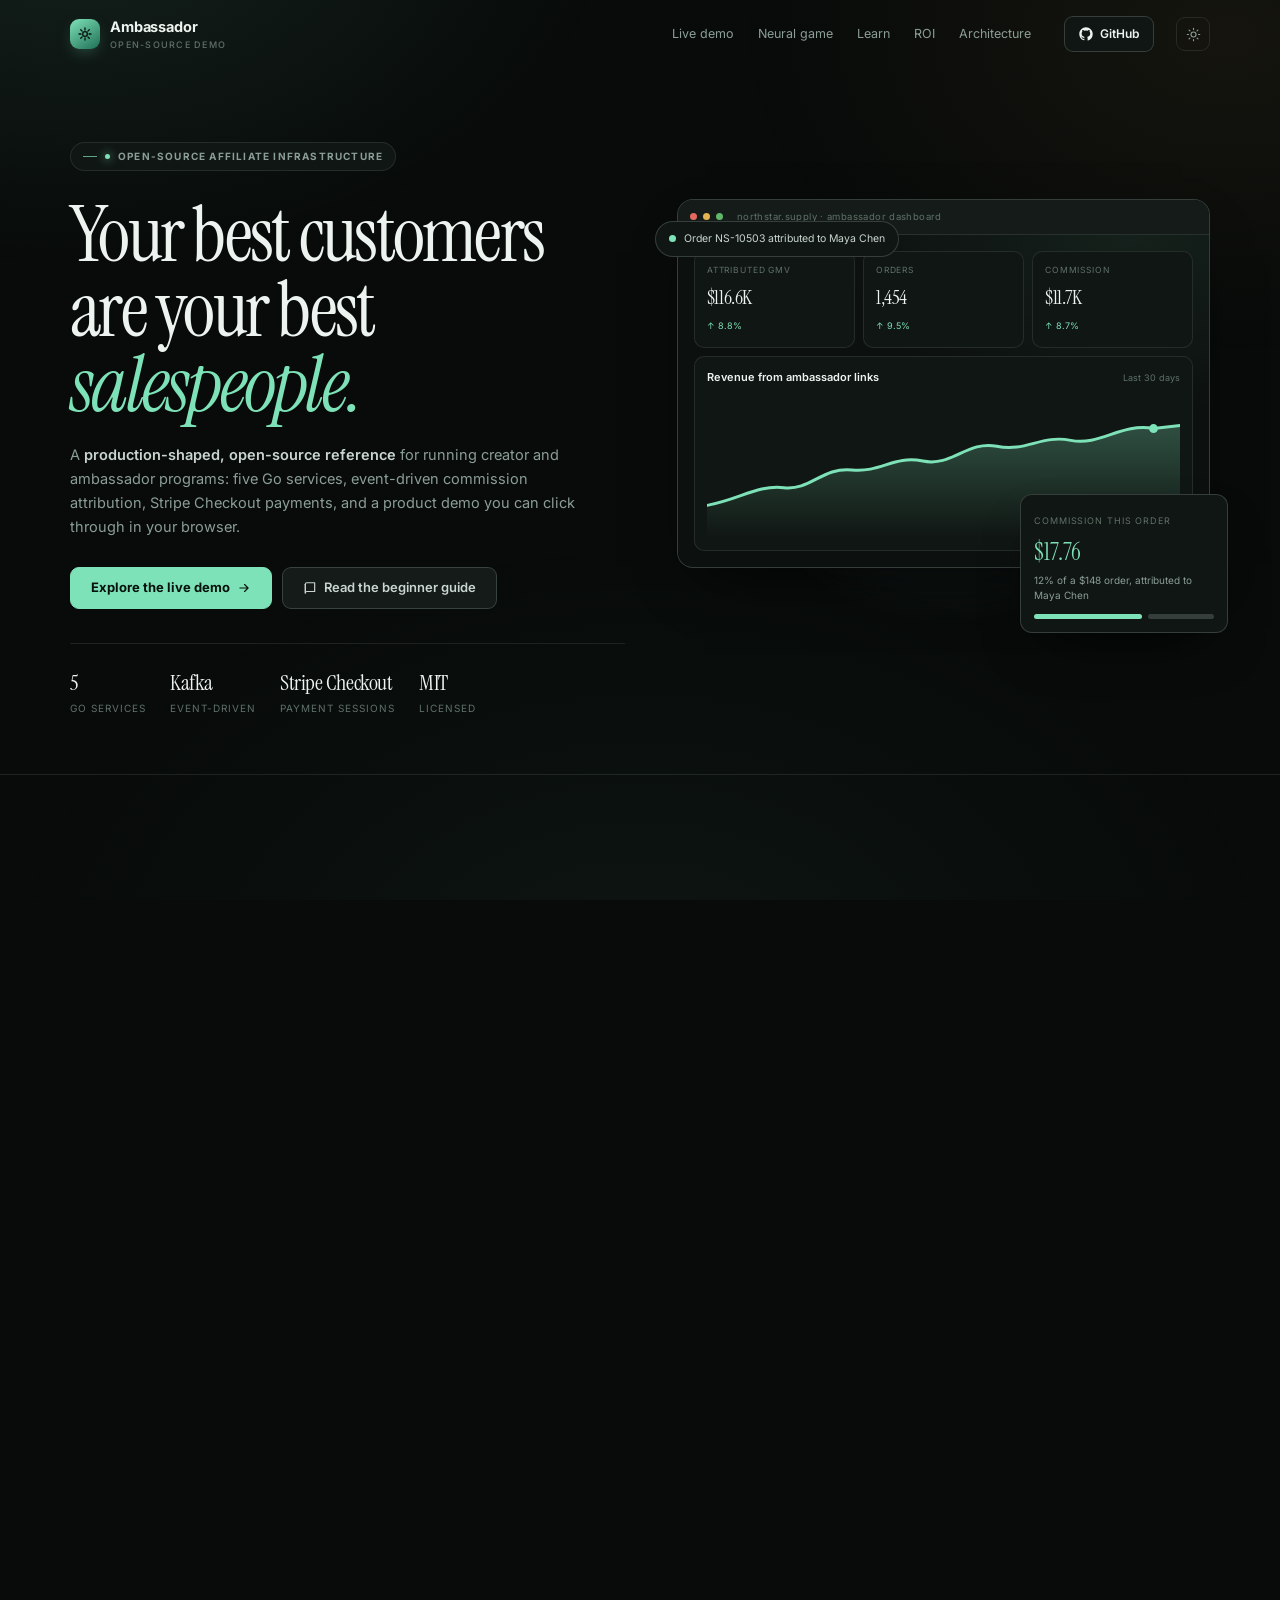
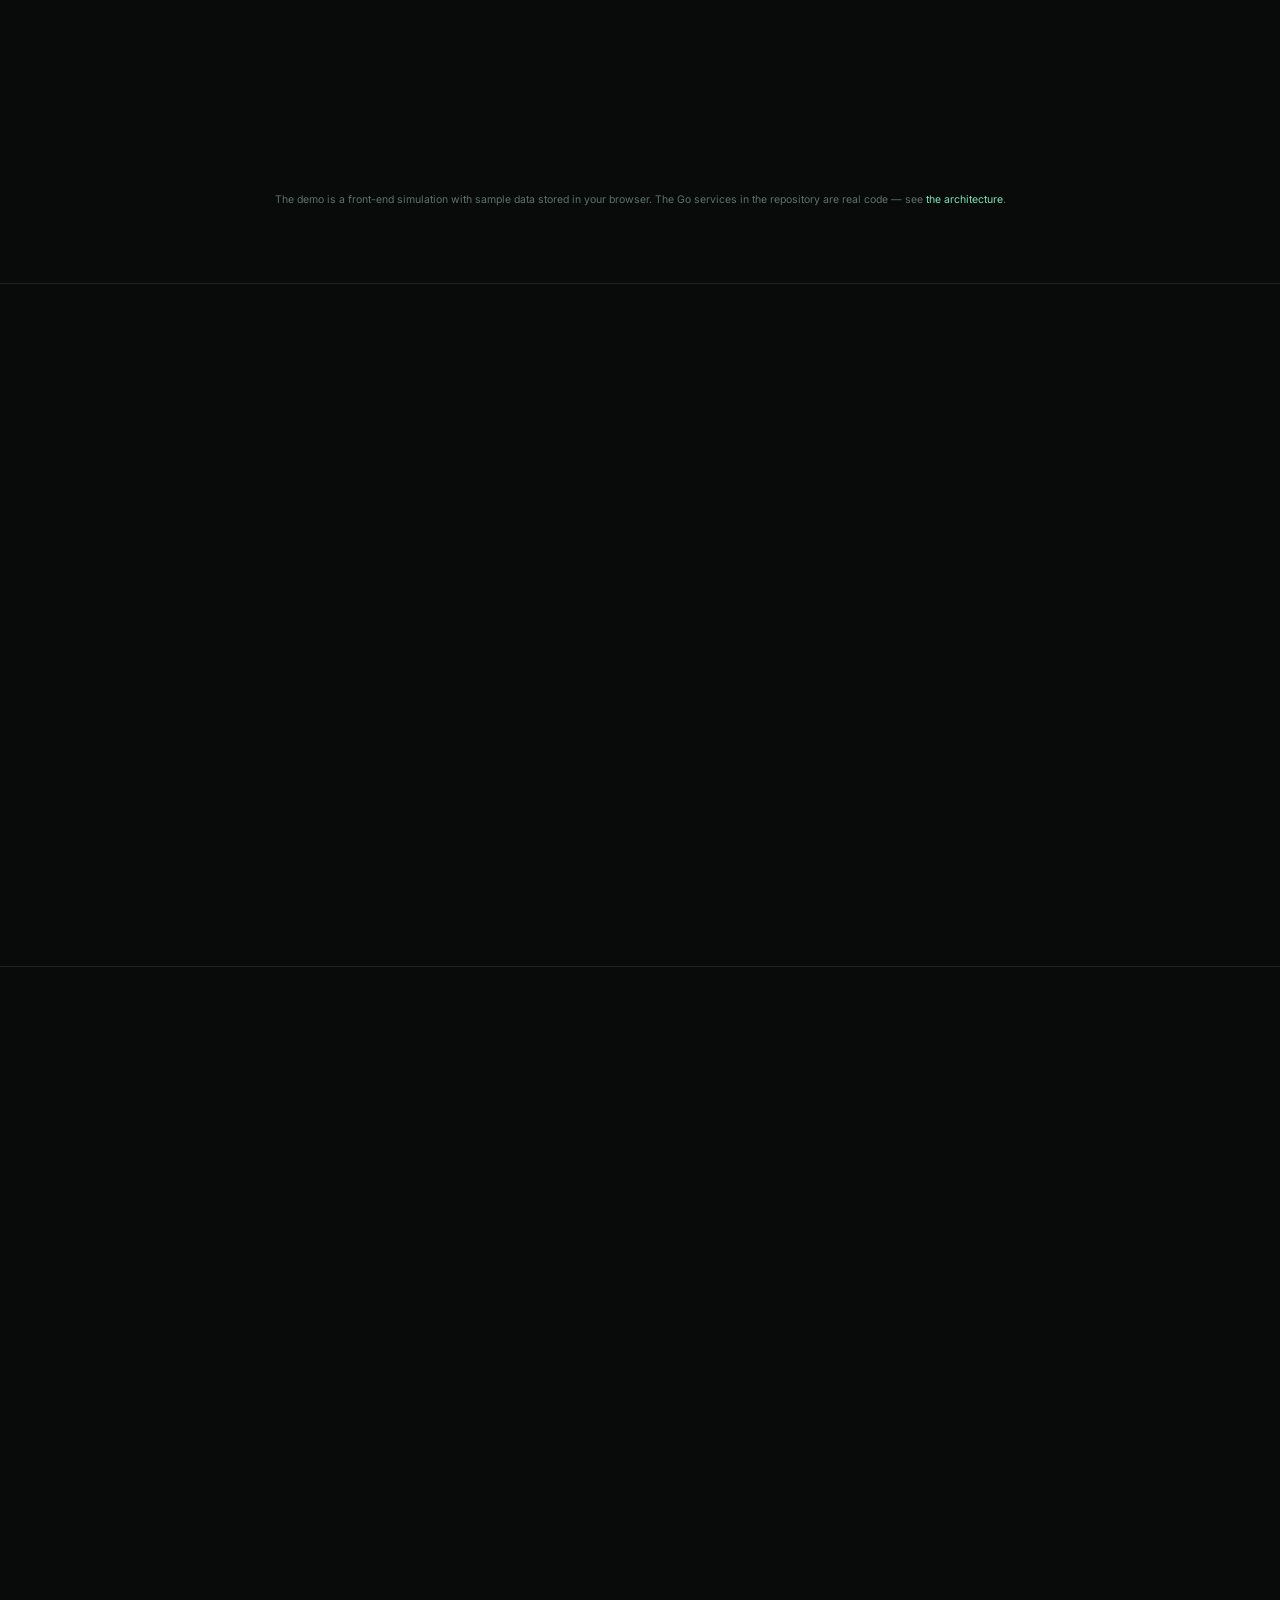
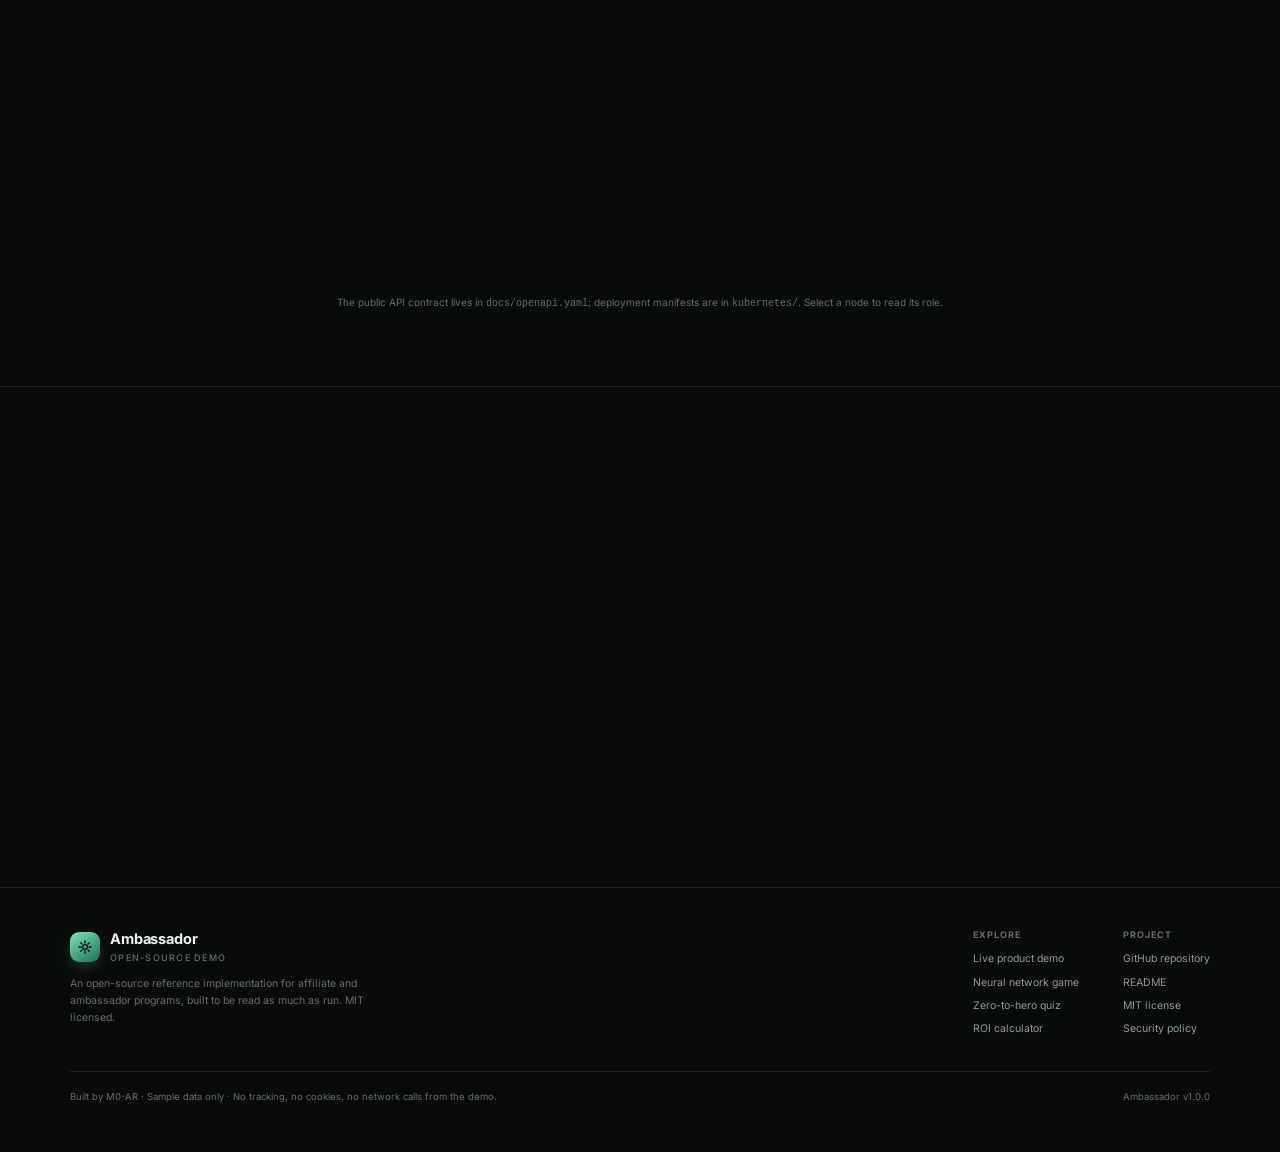
<file: docs/index.html>
<!doctype html>
<html lang="en">
<head>
  <meta charset="utf-8">
  <meta name="viewport" content="width=device-width, initial-scale=1">
  <title>Ambassador — open-source ambassador &amp; affiliate infrastructure</title>
  <meta http-equiv="refresh" content="0; url=preview.html">
  <link rel="canonical" href="preview.html">
  <link rel="icon" href="assets/favicon.svg" type="image/svg+xml">
  <style>
    body { margin: 0; min-height: 100vh; display: grid; place-items: center; background: #080b0a; color: #edf4ef; font-family: ui-sans-serif, system-ui, sans-serif; text-align: center; padding: 24px; }
    a { color: #7ee2b8; }
    p { font-size: 14px; line-height: 1.6; }
  </style>
</head>
<body>
  <main>
    <p>Opening the Ambassador product preview…</p>
    <p><a href="preview.html">Continue to preview.html</a></p>
  </main>
</body>
</html>
</file>
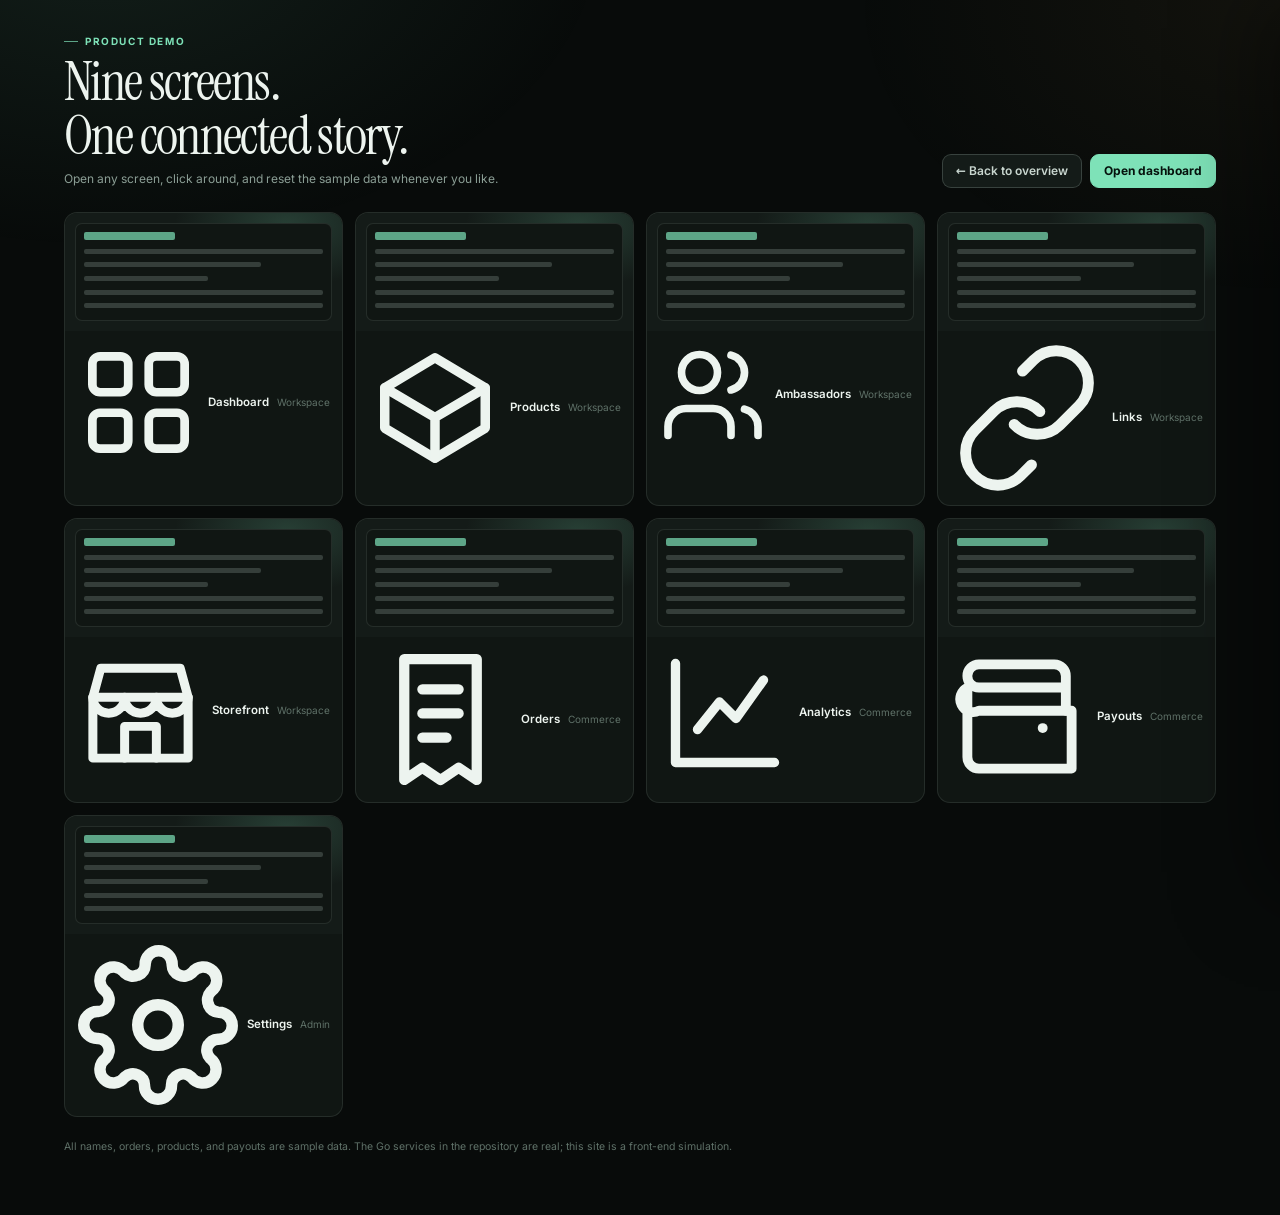
<file: docs/app/index.html>
<!doctype html>
<html lang="en" data-theme="dark">
<head>
  <meta charset="utf-8">
  <meta name="viewport" content="width=device-width, initial-scale=1">
  <title>Product demo · Ambassador product demo</title>
  <meta name="description" content="Nine connected screens of the Ambassador affiliate program demo. Sample data only; the Go services in the repository are real.">
  <meta name="color-scheme" content="dark light">
  <link rel="icon" href="../assets/favicon.svg" type="image/svg+xml">
  <link rel="stylesheet" href="../assets/fonts.css">
  <link rel="stylesheet" href="../assets/app.css">
  <script defer src="../assets/data.js"></script>
  <script defer src="../assets/ui.js"></script>
  <script defer src="../assets/pages.js"></script>
  <script defer src="../assets/app.js"></script>
</head>
<body data-page="hub">
  <div id="app"></div>
  <noscript><p style="padding:24px;font-family:system-ui,sans-serif;color:#f2f5f3;background:#0b0d0c">This interactive demo needs JavaScript. The README has screenshots, and the Go services are in the repository.</p></noscript>
</body>
</html>
</file>
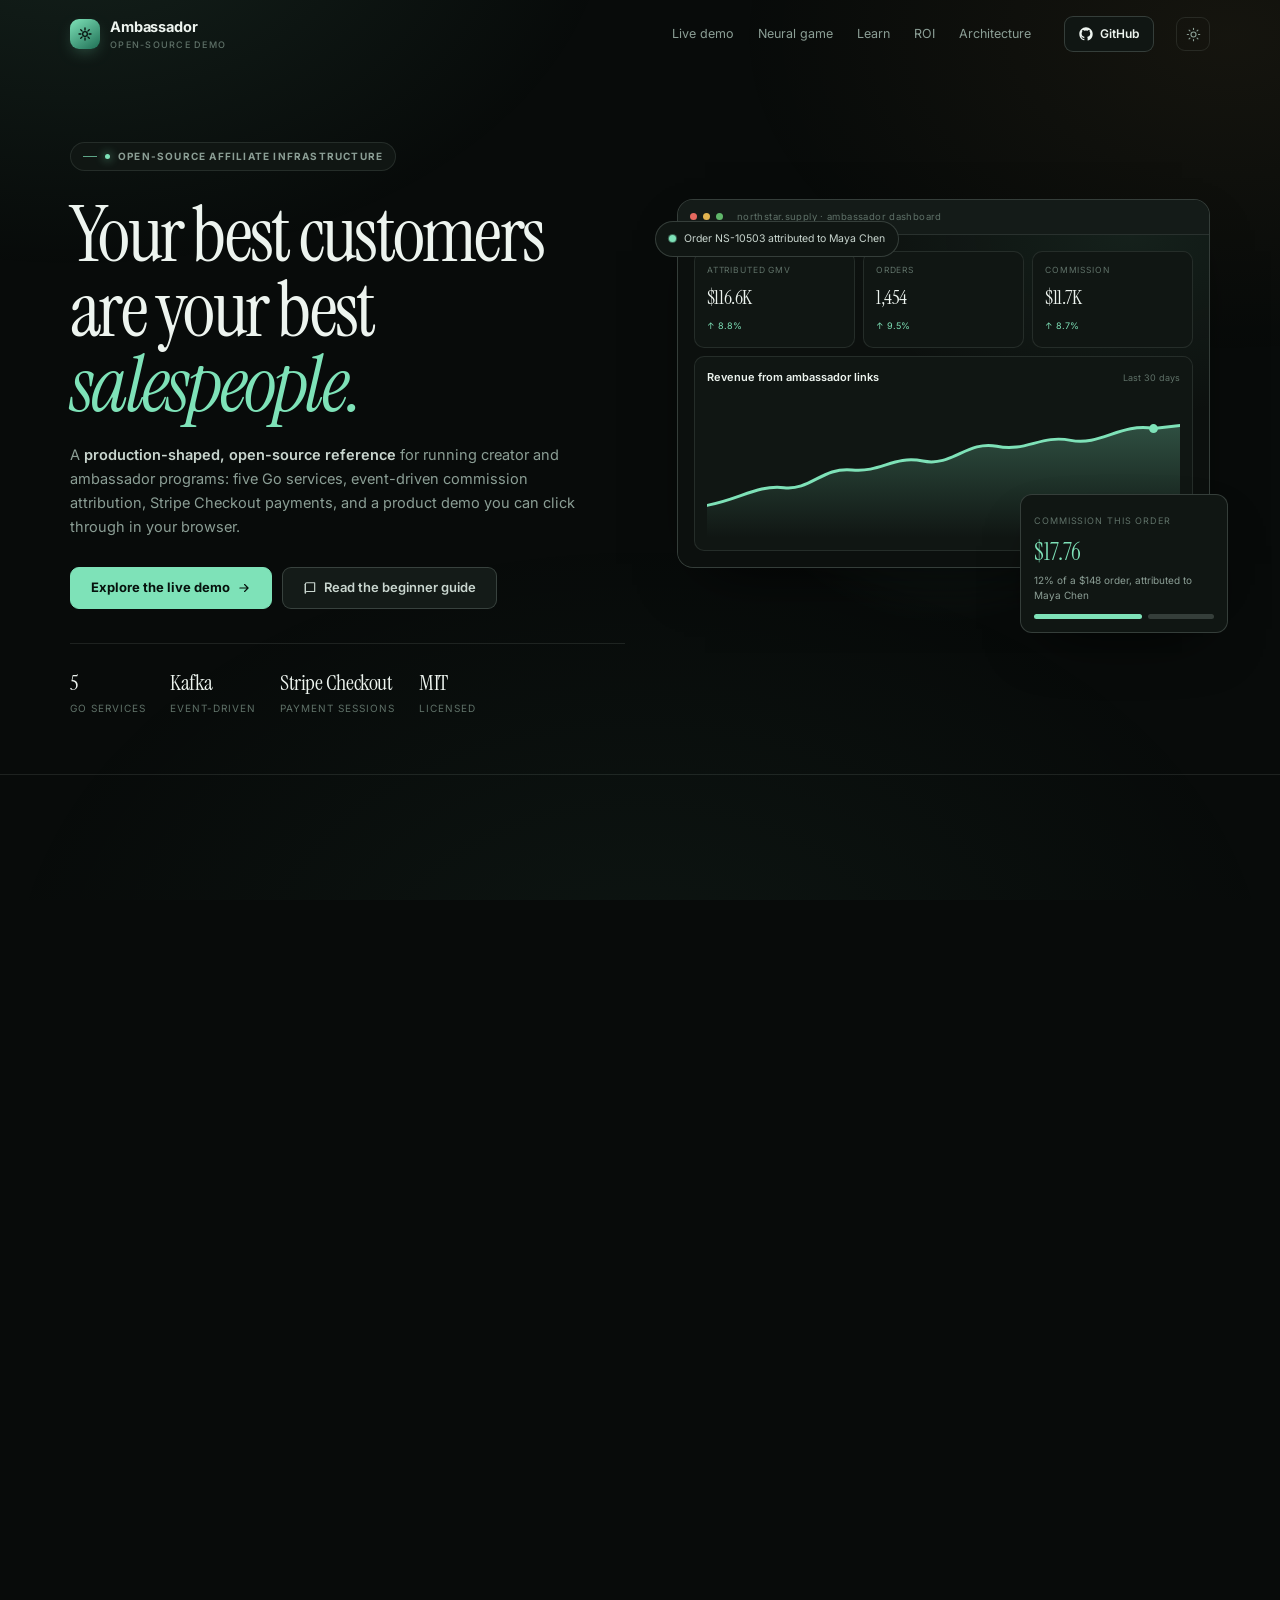
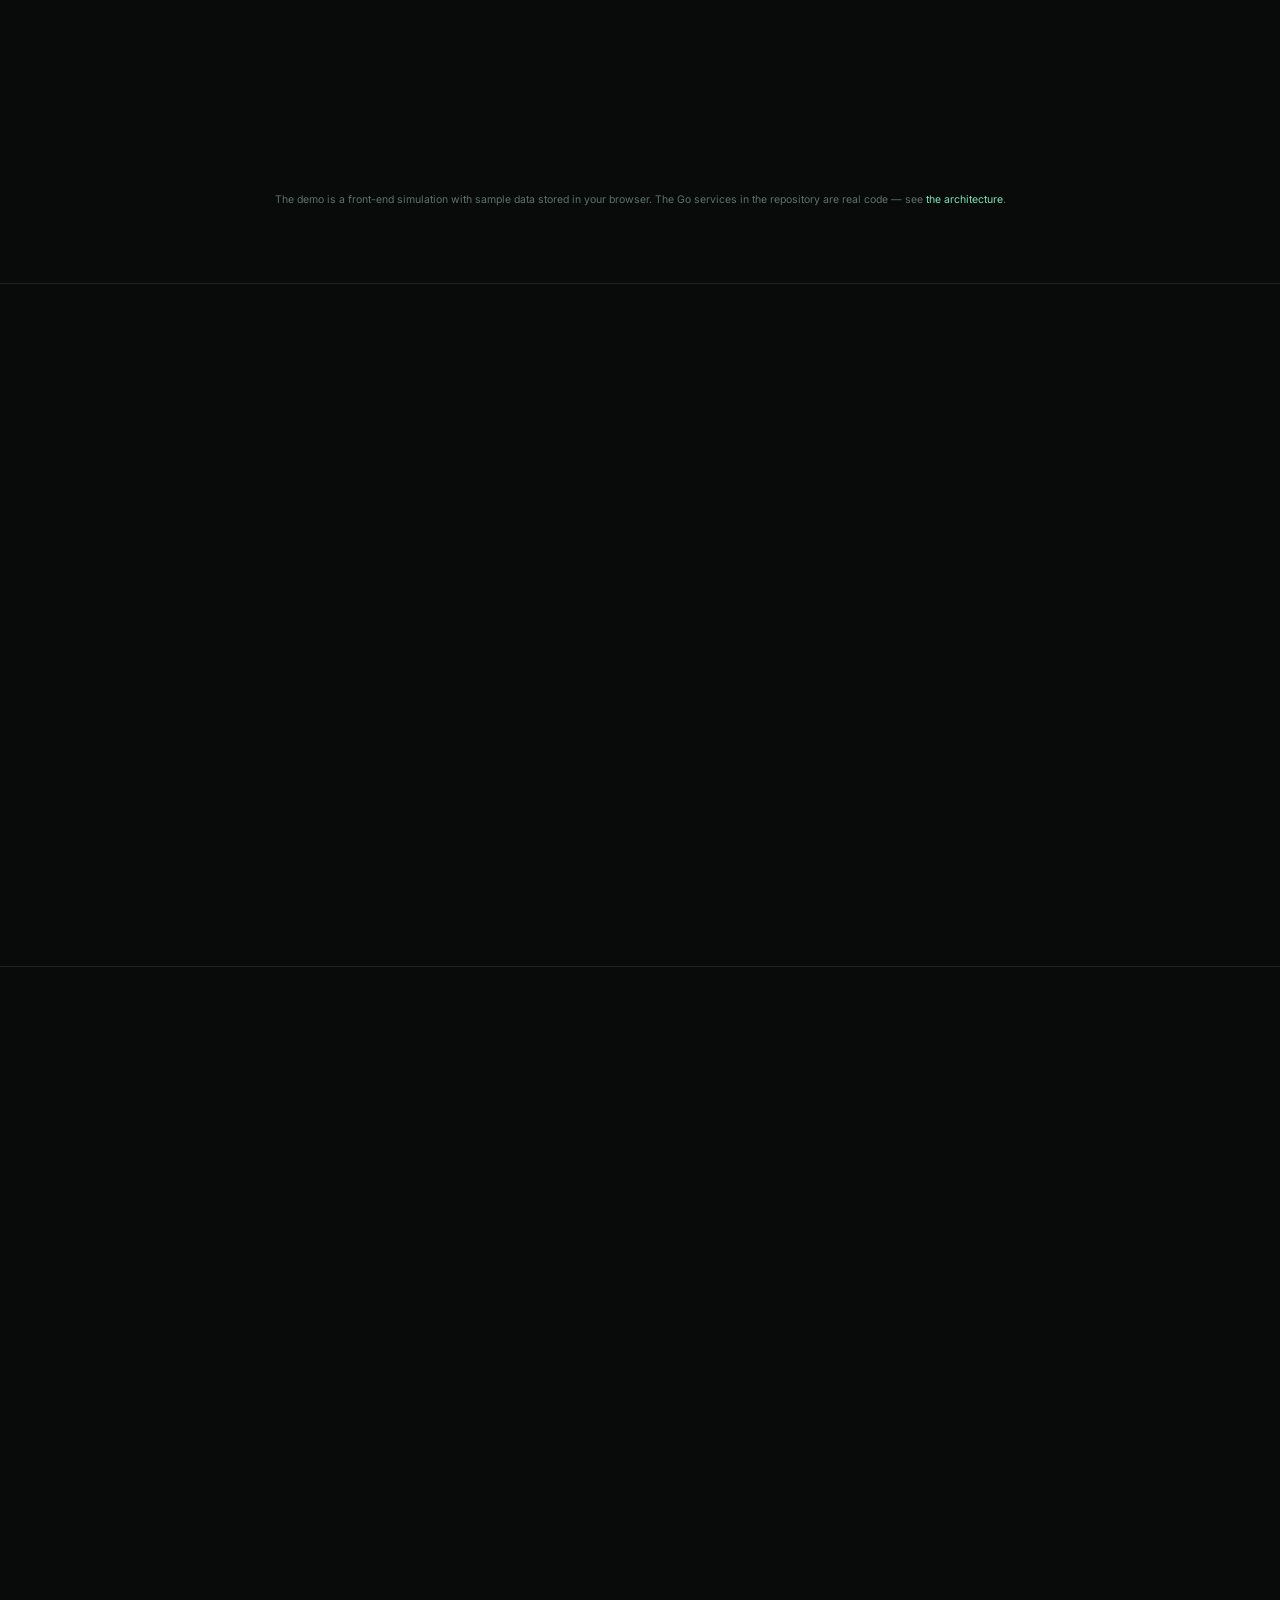
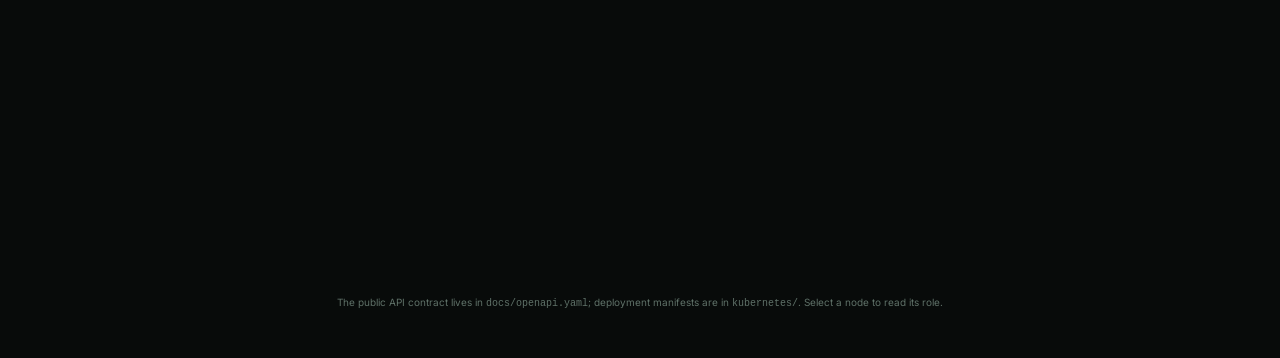
<file: preview.html>
<!doctype html>
<html lang="en">
<head>
  <meta charset="utf-8">
  <meta name="viewport" content="width=device-width, initial-scale=1">
  <title>Ambassador — open-source ambassador &amp; affiliate infrastructure</title>
  <meta http-equiv="refresh" content="0; url=docs/preview.html">
  <link rel="canonical" href="docs/preview.html">
  <link rel="icon" href="docs/assets/favicon.svg" type="image/svg+xml">
  <style>
    body { margin: 0; min-height: 100vh; display: grid; place-items: center; background: #080b0a; color: #edf4ef; font-family: ui-sans-serif, system-ui, sans-serif; text-align: center; padding: 24px; }
    a { color: #7ee2b8; }
    p { font-size: 14px; line-height: 1.6; }
  </style>
</head>
<body>
  <main>
    <p>Opening the Ambassador product preview…</p>
    <p><a href="docs/preview.html">Continue to docs/preview.html</a></p>
  </main>
</body>
</html>
</file>
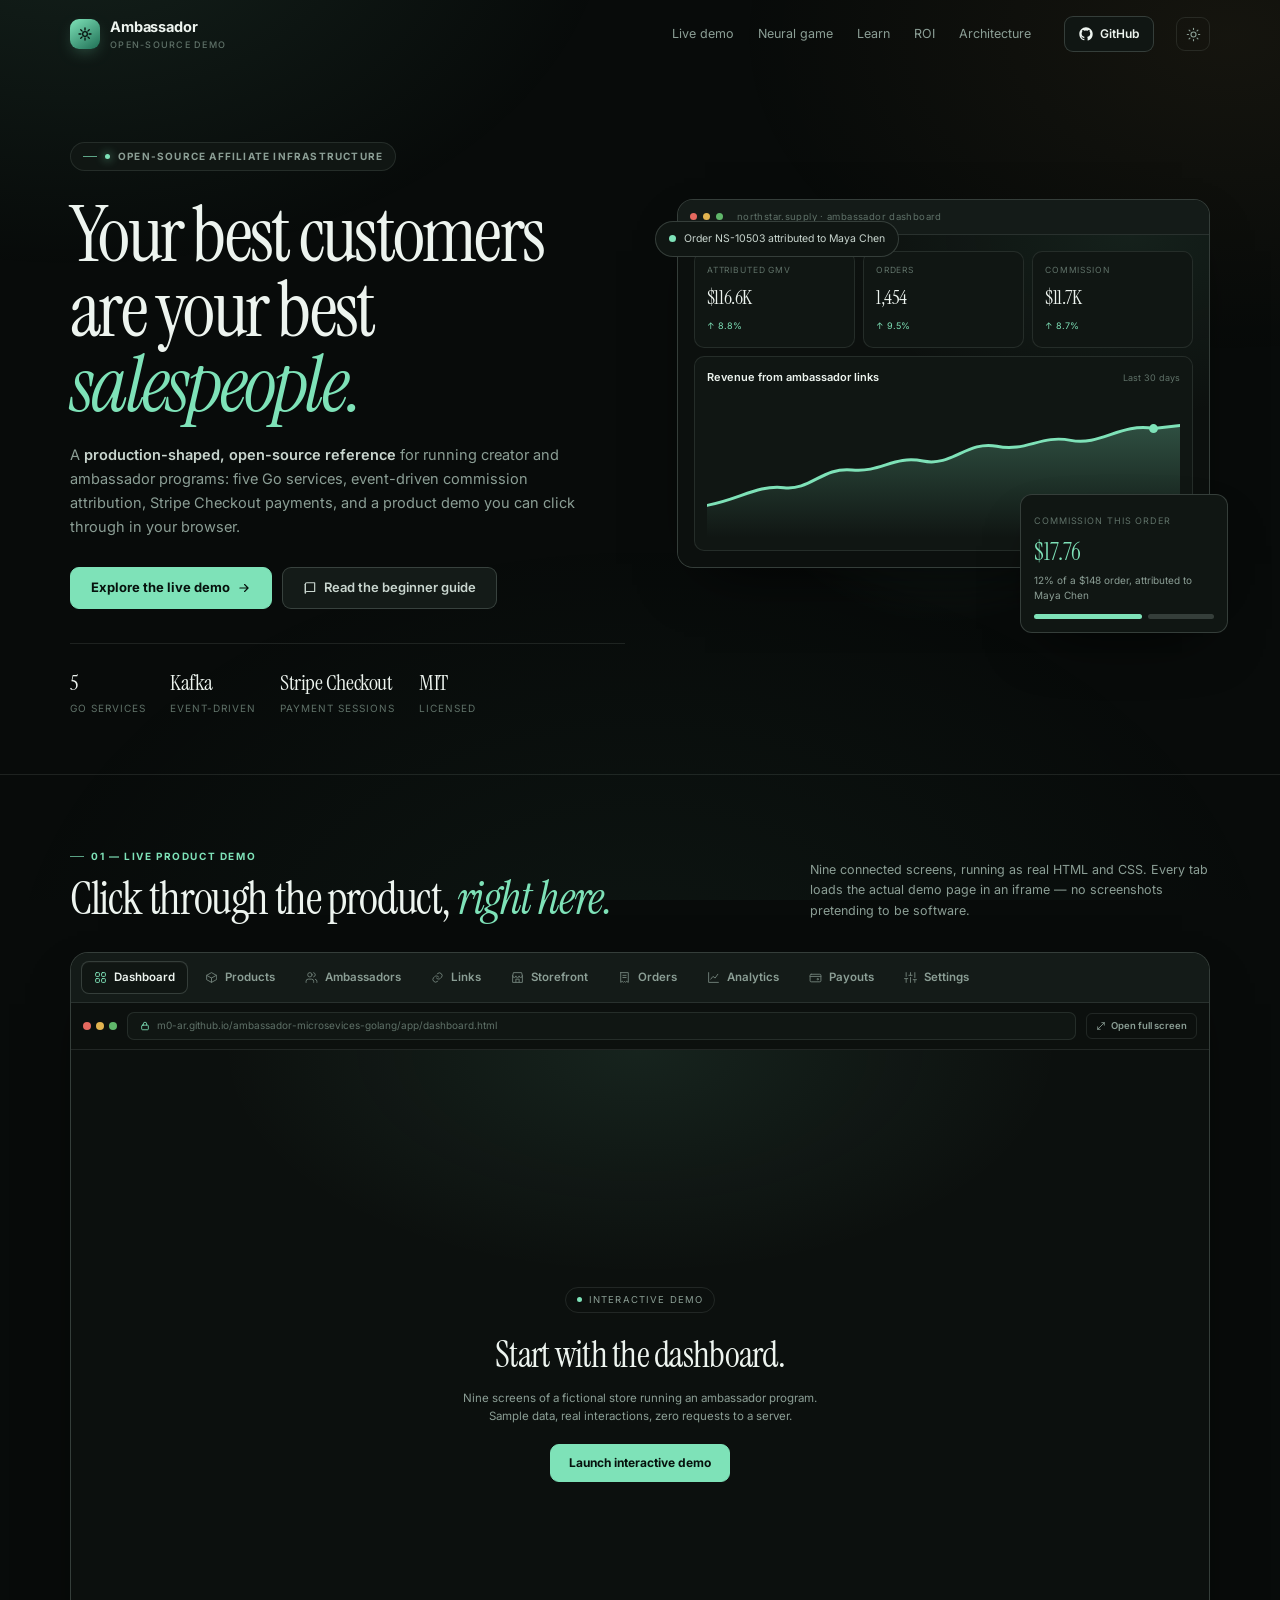
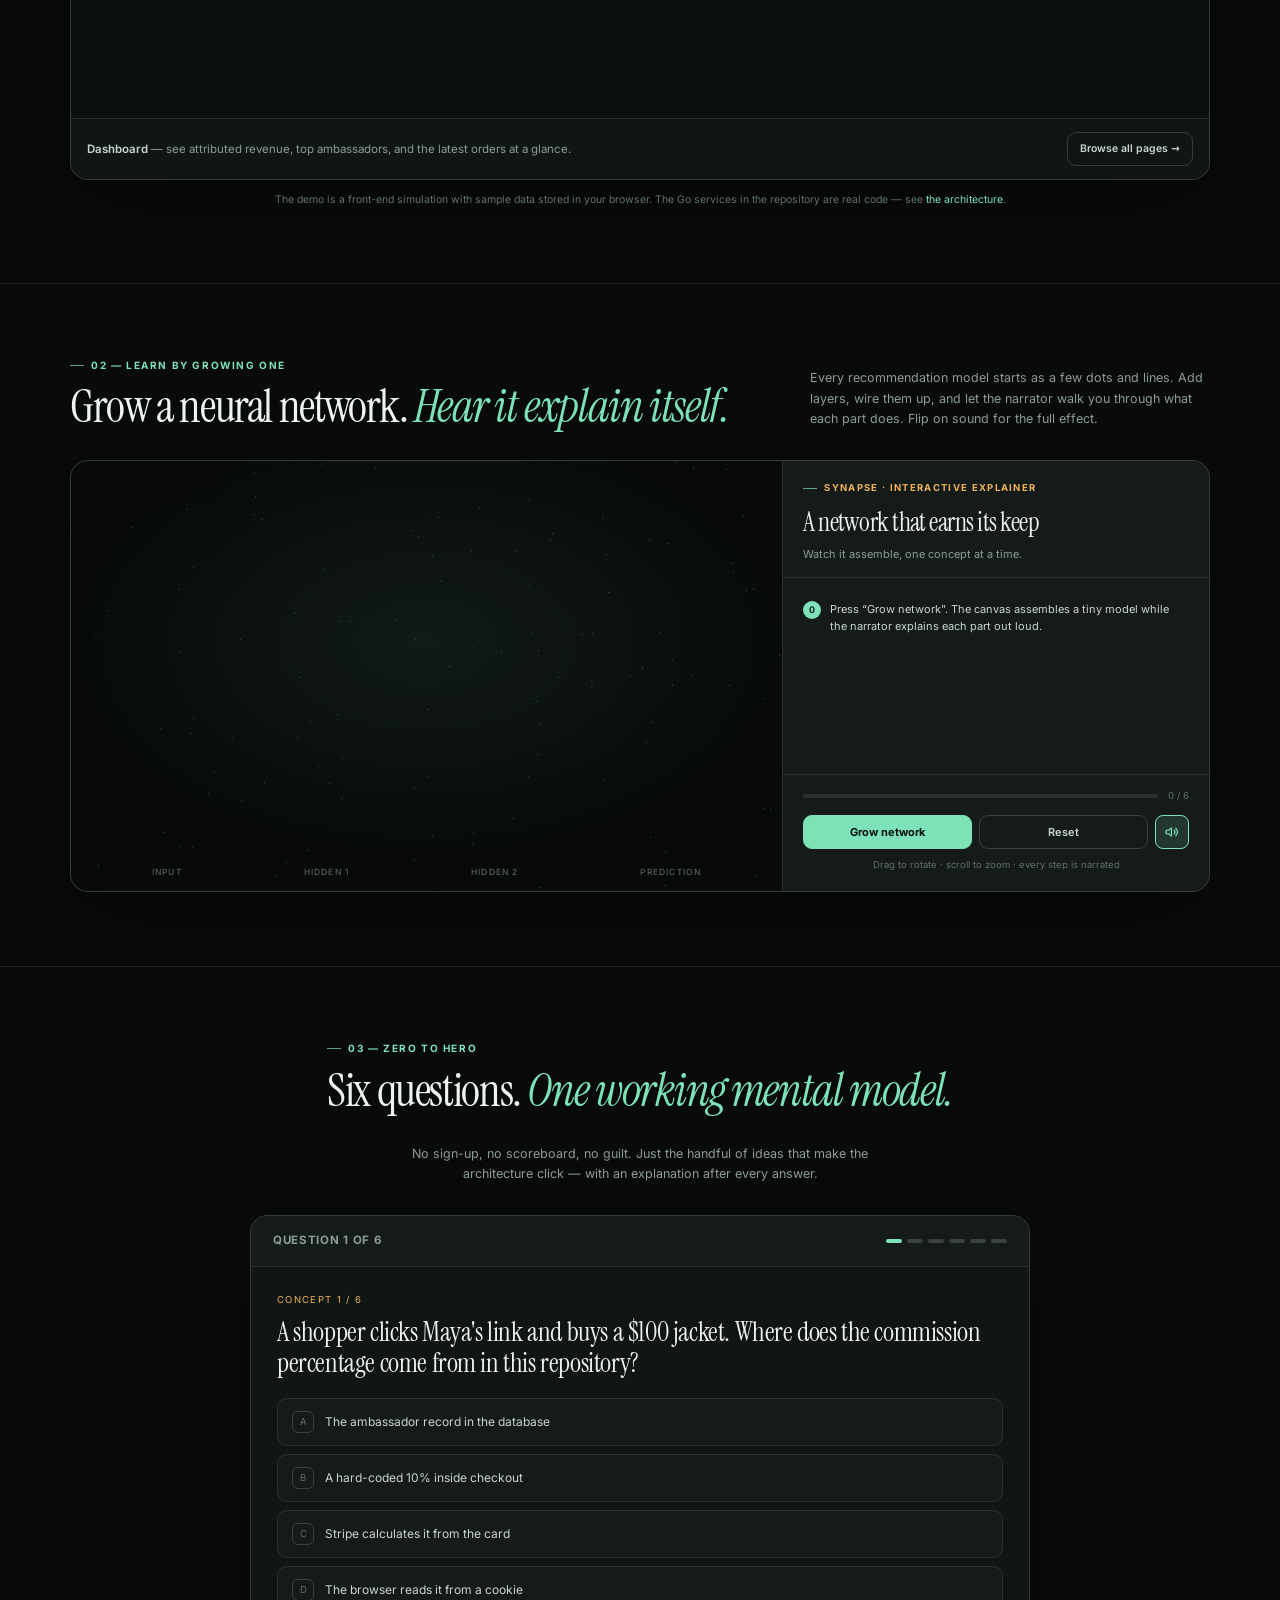
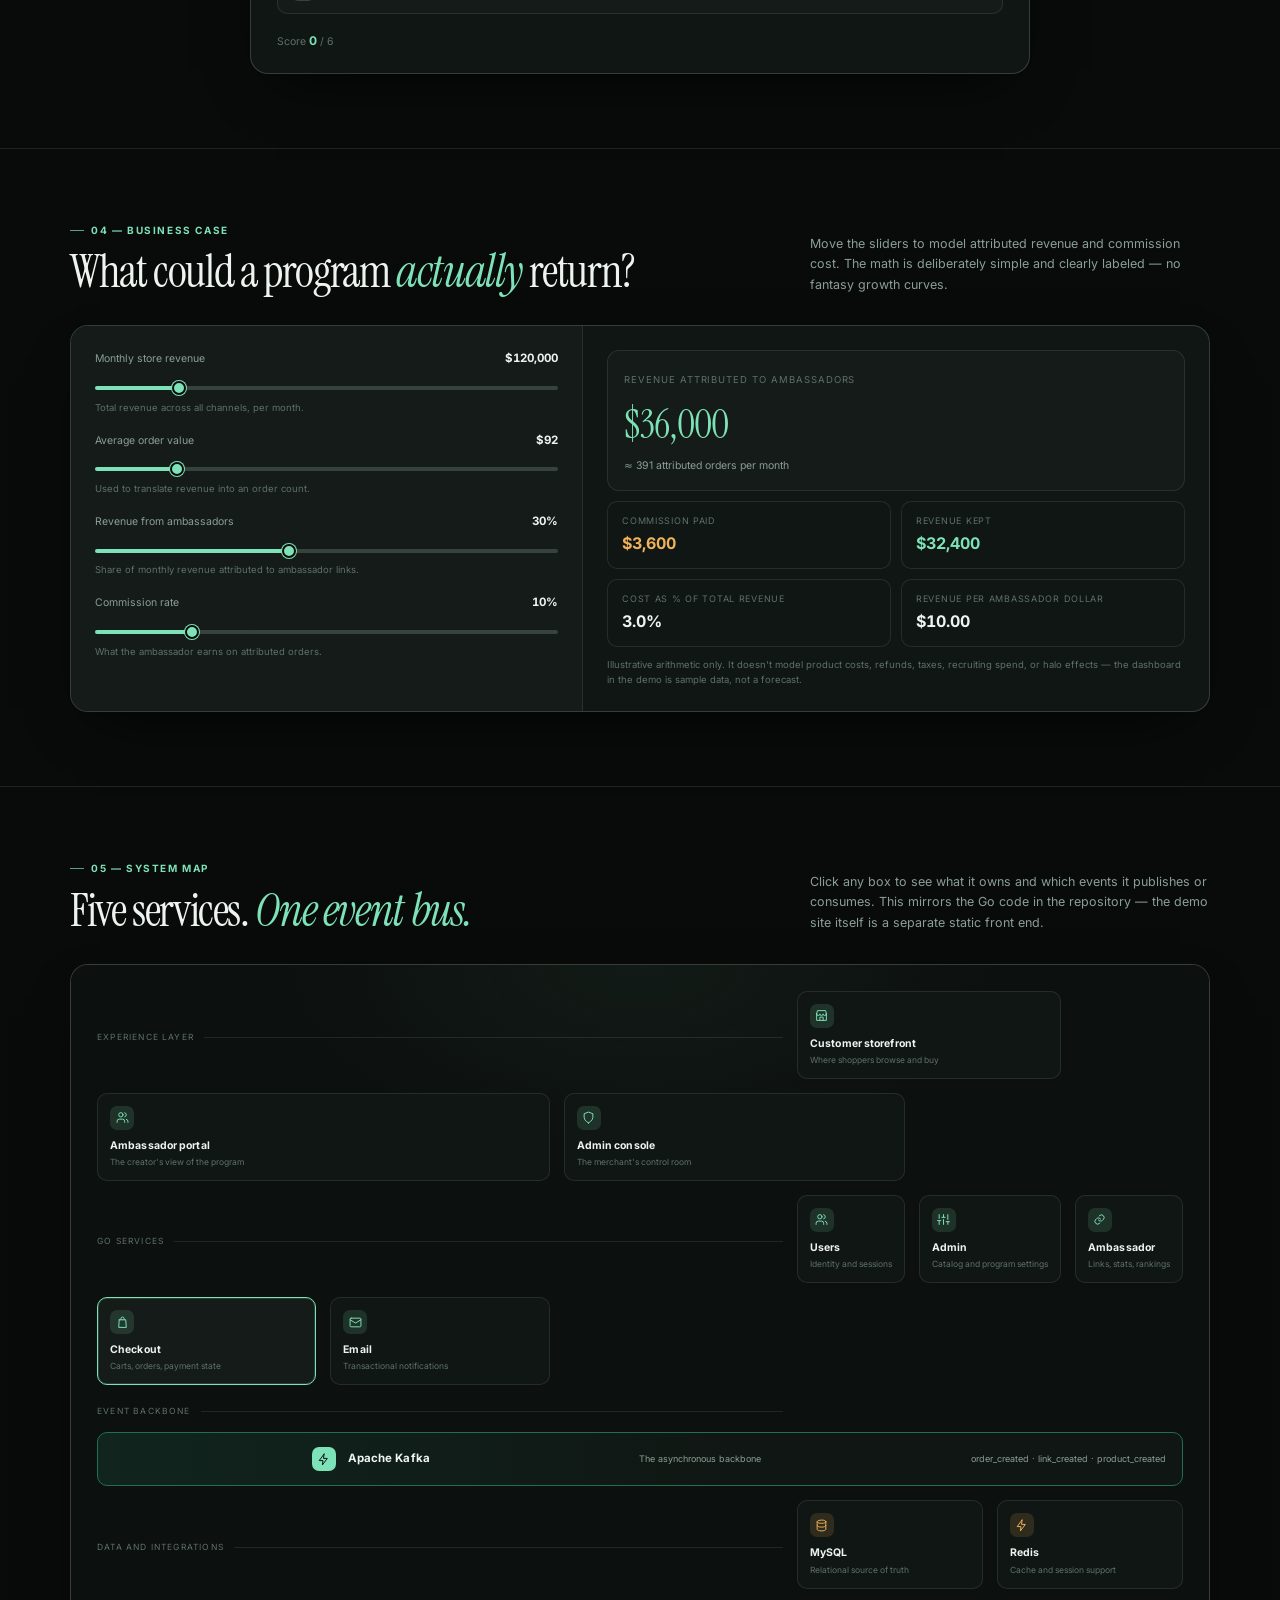
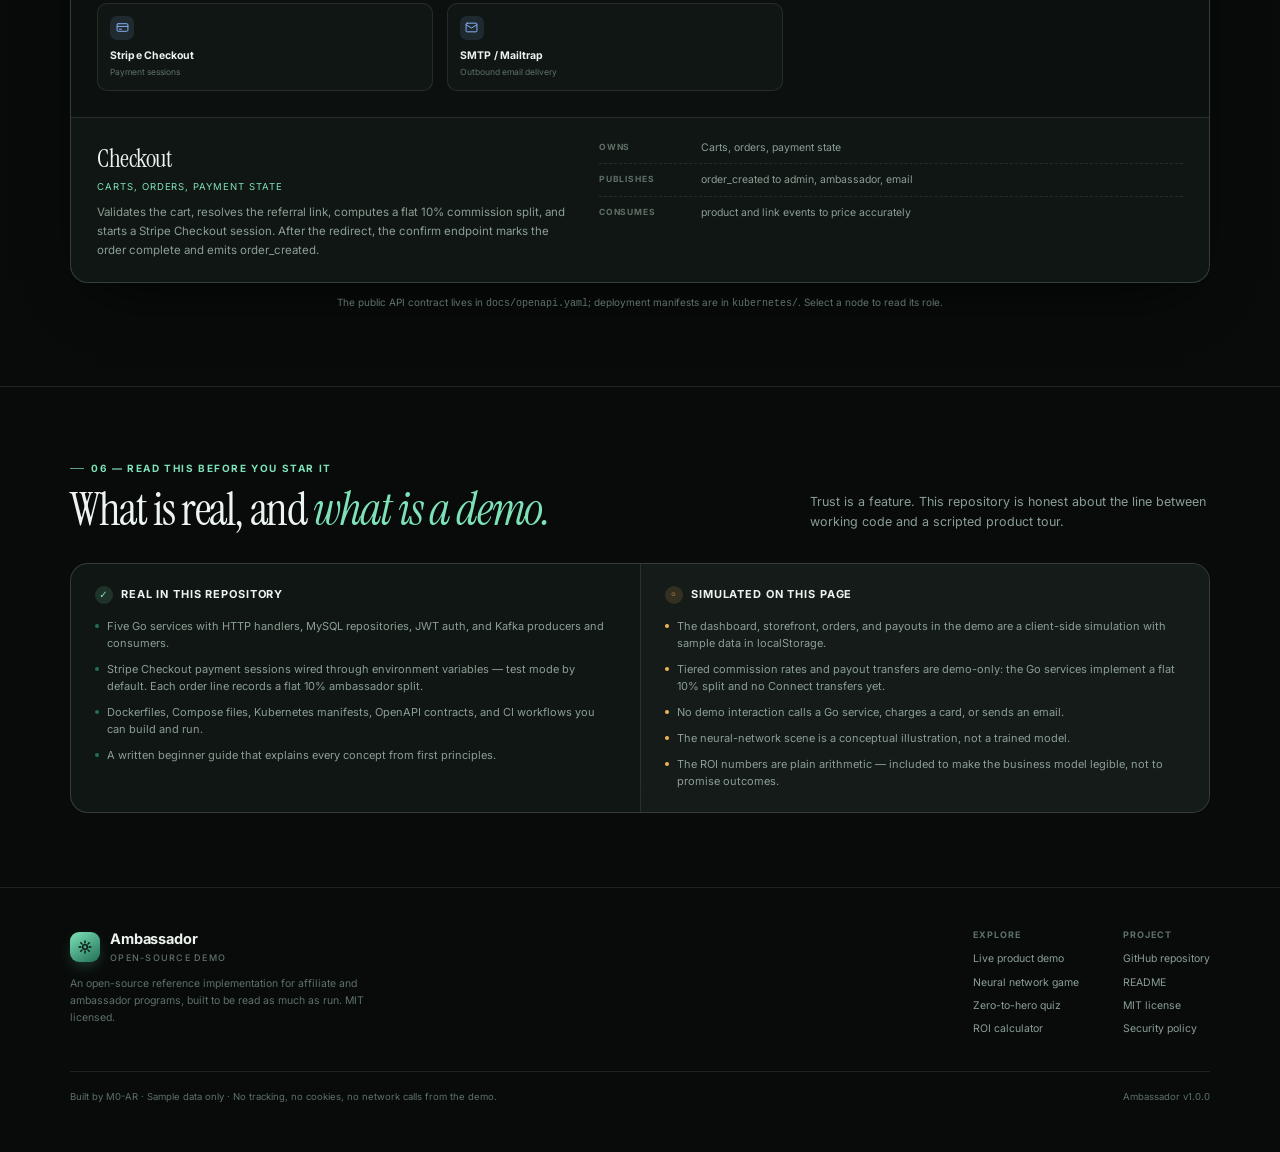
<file: docs/preview.html>
<!doctype html>
<html lang="en" data-theme="dark">
<head>
  <meta charset="utf-8">
  <meta name="viewport" content="width=device-width, initial-scale=1">
  <title>Ambassador — open-source ambassador &amp; affiliate infrastructure</title>
  <meta name="description" content="A production-shaped, open-source reference for creator and ambassador programs: five Go services, event-driven commission attribution, Stripe Checkout payments, and a fully clickable product demo.">
  <meta name="color-scheme" content="dark light">
  <meta property="og:title" content="Ambassador — open-source ambassador & affiliate infrastructure">
  <meta property="og:description" content="Five Go services, event-driven commissions, Stripe Checkout payments. Explore the product demo, a 3D neural-network explainer, a quiz, and an ROI calculator.">
  <meta property="og:type" content="website">
  <meta name="theme-color" content="#080b0a">
  <link rel="icon" href="assets/favicon.svg" type="image/svg+xml">
  <link rel="stylesheet" href="assets/fonts.css">
  <link rel="stylesheet" href="assets/app.css">
  <link rel="stylesheet" href="assets/landing.css">
</head>
<body class="landing">
  <a class="skip-link" href="#main">Skip to content</a>

  <header class="site-header" id="site-header">
    <div class="wrap">
      <a class="landing-brand" href="preview.html" aria-label="Ambassador home">
        <span class="mark" aria-hidden="true">
          <svg viewBox="0 0 24 24" fill="none" stroke="currentColor" stroke-width="2" stroke-linecap="round" stroke-linejoin="round"><path d="M12 3v3M12 18v3M3 12h3M18 12h3M5.6 5.6l2.1 2.1M16.3 16.3l2.1 2.1M18.4 5.6l-2.1 2.1M7.7 16.3l-2.1 2.1"/><circle cx="12" cy="12" r="3.5"/></svg>
        </span>
        <span>Ambassador<small>open-source demo</small></span>
      </a>

      <nav class="site-nav" id="site-nav" aria-label="Sections">
        <a href="#demo">Live demo</a>
        <a href="#game">Neural game</a>
        <a href="#learn">Learn</a>
        <a href="#roi">ROI</a>
        <a href="#architecture">Architecture</a>
      </nav>

      <a class="header-cta" href="https://github.com/M0-AR/ambassador-microsevices-golang" rel="noopener">
        <svg viewBox="0 0 24 24" fill="currentColor" aria-hidden="true"><path d="M12 .5C5.7.5.5 5.7.5 12a11.5 11.5 0 0 0 7.9 10.9c.6.1.8-.2.8-.6v-2c-3.2.7-3.9-1.4-3.9-1.4-.5-1.3-1.3-1.7-1.3-1.7-1-.7.1-.7.1-.7 1.1.1 1.7 1.1 1.7 1.1 1 1.7 2.6 1.2 3.3.9.1-.7.4-1.2.7-1.5-2.6-.3-5.3-1.3-5.3-5.7 0-1.3.5-2.3 1.2-3.1-.1-.3-.5-1.5.1-3.1 0 0 1-.3 3.2 1.2a11 11 0 0 1 5.8 0c2.2-1.5 3.2-1.2 3.2-1.2.6 1.6.2 2.8.1 3.1.8.8 1.2 1.8 1.2 3.1 0 4.4-2.7 5.4-5.3 5.7.4.4.8 1.1.8 2.2v3.3c0 .4.2.7.8.6A11.5 11.5 0 0 0 23.5 12C23.5 5.7 18.3.5 12 .5Z"/></svg>
        <span>GitHub</span>
      </a>

      <button class="theme-button" id="theme-button" type="button" aria-label="Toggle light and dark theme">
        <svg viewBox="0 0 24 24" fill="none" stroke="currentColor" stroke-width="2" stroke-linecap="round" stroke-linejoin="round" aria-hidden="true"><path d="M21 12.8A9 9 0 1 1 11.2 3 7 7 0 0 0 21 12.8Z"/></svg>
      </button>

      <button class="nav-toggle" id="nav-toggle" type="button" aria-label="Open menu" aria-controls="site-nav" aria-expanded="false">
        <svg viewBox="0 0 24 24" width="16" height="16" fill="none" stroke="currentColor" stroke-width="2" stroke-linecap="round" aria-hidden="true"><path d="M3 6h18M3 12h18M3 18h18"/></svg>
      </button>
    </div>
  </header>

  <main id="main">
    <section class="hero">
      <div class="wrap hero-grid">
        <div class="hero-copy">
          <span class="eyebrow"><span class="dot" aria-hidden="true"></span>Open-source affiliate infrastructure</span>
          <h1>Your best customers are your best <em>salespeople.</em></h1>
          <p class="lede">A <strong>production-shaped, open-source reference</strong> for running creator and ambassador programs: five Go services, event-driven commission attribution, Stripe Checkout payments, and a product demo you can click through in your browser.</p>

          <div class="hero-actions">
            <a class="btn btn-primary" href="#demo">
              Explore the live demo
              <svg viewBox="0 0 24 24" width="14" height="14" fill="none" stroke="currentColor" stroke-width="2" stroke-linecap="round" stroke-linejoin="round" aria-hidden="true"><path d="M5 12h14M13 6l6 6-6 6"/></svg>
            </a>
            <a class="btn" href="https://github.com/M0-AR/ambassador-microsevices-golang#-beginner-guide--read-this-and-you-are-a-professional" rel="noopener">
              <svg viewBox="0 0 24 24" width="14" height="14" fill="none" stroke="currentColor" stroke-width="2" stroke-linecap="round" stroke-linejoin="round" aria-hidden="true"><path d="M4 5.5A2.5 2.5 0 0 1 6.5 3H20v15H6.5A2.5 2.5 0 0 0 4 20.5Z"/><path d="M4 5.5v15"/></svg>
              Read the beginner guide
            </a>
          </div>

          <div class="hero-meta">
            <div><strong>5</strong><span>Go services</span></div>
            <div><strong>Kafka</strong><span>Event-driven</span></div>
            <div><strong>Stripe Checkout</strong><span>Payment sessions</span></div>
            <div><strong>MIT</strong><span>Licensed</span></div>
          </div>
        </div>

        <div class="hero-visual" aria-hidden="true">
          <div class="glow"></div>
          <div class="orbit-badge"><span class="pulse"></span>Order NS-10503 attributed to Maya Chen</div>

          <div class="device">
            <div class="device-bar"><i></i><i></i><i></i><span>northstar.supply · ambassador dashboard</span></div>
            <div class="hero-shot">
              <div class="shot-kpis">
                <div><small>Attributed GMV</small><strong>$116.6K</strong><em>↑ 8.8%</em></div>
                <div><small>Orders</small><strong>1,454</strong><em>↑ 9.5%</em></div>
                <div><small>Commission</small><strong>$11.7K</strong><em>↑ 8.7%</em></div>
              </div>
              <div class="shot-chart">
                <header><strong>Revenue from ambassador links</strong><span>Last 30 days</span></header>
                <svg viewBox="0 0 320 96" preserveAspectRatio="none">
                  <defs>
                    <linearGradient id="hero-line" x1="0" y1="0" x2="0" y2="1">
                      <stop offset="0%" stop-color="#7ee2b8" stop-opacity="0.28"/>
                      <stop offset="100%" stop-color="#7ee2b8" stop-opacity="0"/>
                    </linearGradient>
                  </defs>
                  <path d="M0 74 C22 70 34 60 52 62 C70 64 78 48 98 50 C118 52 126 40 146 44 C166 48 176 30 196 34 C216 38 226 26 246 30 C266 34 280 18 302 22 L320 20 L320 96 L0 96 Z" fill="url(#hero-line)"/>
                  <path d="M0 74 C22 70 34 60 52 62 C70 64 78 48 98 50 C118 52 126 40 146 44 C166 48 176 30 196 34 C216 38 226 26 246 30 C266 34 280 18 302 22 L320 20" fill="none" stroke="#7ee2b8" stroke-width="2" stroke-linecap="round"/>
                  <circle cx="302" cy="22" r="3" fill="#7ee2b8"/>
                </svg>
              </div>
            </div>
          </div>

          <div class="float-card">
            <small>Commission this order</small>
            <strong>$17.76</strong>
            <p>12% of a $148 order, attributed to Maya Chen</p>
            <div class="split"><i></i><i></i></div>
          </div>
        </div>
      </div>
    </section>

    <section class="section" id="demo">
      <div class="wrap">
        <div class="section-head reveal">
          <div>
            <div class="eyebrow">01 — Live product demo</div>
            <h2>Click through the product, <em>right here.</em></h2>
          </div>
          <p>Nine connected screens, running as real HTML and CSS. Every tab loads the actual demo page in an iframe — no screenshots pretending to be software.</p>
        </div>

        <div class="demo-panel reveal">
          <div class="demo-tabs" role="tablist" aria-label="Product screens" id="demo-tabs"></div>

          <div class="browser">
            <div class="browser-bar">
              <div class="browser-dots" aria-hidden="true"><i></i><i></i><i></i></div>
              <div class="browser-url">
                <svg viewBox="0 0 24 24" fill="none" stroke="currentColor" stroke-width="2" stroke-linecap="round" stroke-linejoin="round" aria-hidden="true"><rect x="4" y="10" width="16" height="11" rx="2"/><path d="M8 10V7a4 4 0 0 1 8 0v3"/></svg>
                <span id="demo-url">m0-ar.github.io/ambassador-microsevices-golang/app/dashboard.html</span>
              </div>
              <div class="browser-actions">
                <a id="demo-full" href="app/dashboard.html" target="_blank" rel="noopener">
                  <svg viewBox="0 0 24 24" width="10" height="10" fill="none" stroke="currentColor" stroke-width="2" stroke-linecap="round" stroke-linejoin="round" aria-hidden="true"><path d="M14 4h6v6M20 4l-8 8M10 20H4v-6M4 20l8-8"/></svg>
                  <span>Open full screen</span>
                </a>
              </div>
            </div>

            <div class="demo-stage" id="demo-stage">
              <iframe id="demo-frame" title="Ambassador product demo — dashboard screen" loading="lazy"></iframe>
              <div class="demo-loading hidden" id="demo-loading" role="status">
                <div class="spinner" aria-hidden="true"></div>
                <span>Loading the live screen…</span>
              </div>
              <div class="demo-poster" id="demo-poster">
                <div class="demo-poster-inner">
                  <span class="poster-label"><i aria-hidden="true"></i>Interactive demo</span>
                  <h3 id="poster-title">Start with the dashboard.</h3>
                  <p id="poster-copy">Nine screens of a fictional store running an ambassador program. Sample data, real interactions, zero requests to a server.</p>
                  <button class="btn btn-primary" type="button" id="demo-launch">Launch interactive demo</button>
                </div>
              </div>
            </div>

            <div class="demo-caption">
              <p id="demo-caption-text"><strong>Dashboard</strong> — see attributed revenue, top ambassadors, and the latest orders at a glance.</p>
              <a class="btn btn-ghost" href="app/index.html" target="_top">Browse all pages →</a>
            </div>
          </div>
        </div>

        <p class="demo-footnote">The demo is a front-end simulation with sample data stored in your browser. The Go services in the repository are real code — see <a href="#architecture" style="color:var(--mint)">the architecture</a>.</p>
      </div>
    </section>

    <section class="section" id="game">
      <div class="wrap">
        <div class="section-head reveal">
          <div>
            <div class="eyebrow">02 — Learn by growing one</div>
            <h2>Grow a neural network. <em>Hear it explain itself.</em></h2>
          </div>
          <p>Every recommendation model starts as a few dots and lines. Add layers, wire them up, and let the narrator walk you through what each part does. Flip on sound for the full effect.</p>
        </div>

        <div class="game-panel reveal">
          <div class="game-stage">
            <canvas id="neural-canvas" aria-label="Interactive 3D neural network" role="img"></canvas>
            <span class="stage-tag"><i aria-hidden="true"></i>Live simulation</span>
            <div class="layer-labels" id="layer-labels" aria-hidden="true"></div>
            <div class="no-webgl" id="no-webgl" hidden>WebGL isn't available in this browser, so the 3D scene is paused. The narration still works — press "Grow network".</div>
          </div>

          <div class="game-side">
            <div class="game-side-head">
              <div class="eyebrow">Synapse · interactive explainer</div>
              <h3>A network that earns its keep</h3>
              <p>Watch it assemble, one concept at a time.</p>
            </div>

            <div class="game-narration" id="game-log" aria-live="polite"></div>

            <div class="game-controls">
              <div class="game-progress">
                <div class="track"><i id="game-bar"></i></div>
                <span id="game-progress-label">0 / 6</span>
              </div>
              <div class="game-buttons">
                <button class="btn btn-primary" type="button" id="game-grow">Grow network</button>
                <button class="btn" type="button" id="game-reset" aria-label="Reset the neural network">Reset</button>
                <button class="icon-btn" type="button" id="game-narrate" aria-pressed="false" aria-label="Enable narration">
                  <svg viewBox="0 0 24 24" fill="none" stroke="currentColor" stroke-width="2" stroke-linecap="round" stroke-linejoin="round" aria-hidden="true"><path d="M11 5 6 9H2v6h4l5 4V5Z"/><path d="M15.5 8.5a5 5 0 0 1 0 7M18.5 5.5a9 9 0 0 1 0 13"/></svg>
                </button>
              </div>
              <p class="game-hint">Drag to rotate · scroll to zoom · every step is narrated</p>
            </div>
          </div>
        </div>
      </div>
    </section>

    <section class="section" id="learn">
      <div class="wrap">
        <div class="section-head center reveal">
          <div>
            <div class="eyebrow">03 — Zero to hero</div>
            <h2>Six questions. <em>One working mental model.</em></h2>
          </div>
          <p>No sign-up, no scoreboard, no guilt. Just the handful of ideas that make the architecture click — with an explanation after every answer.</p>
        </div>

        <div class="quiz-panel reveal">
          <div class="quiz-head">
            <strong id="quiz-title">The ambassador stack, explained</strong>
            <div class="quiz-dots" id="quiz-dots" aria-hidden="true"></div>
          </div>
          <div class="quiz-body" id="quiz-body">
            <noscript><p style="font-size:12px;color:var(--muted)">The quiz needs JavaScript. The README explains the same concepts in text.</p></noscript>
          </div>
        </div>
      </div>
    </section>

    <section class="section" id="roi">
      <div class="wrap">
        <div class="section-head reveal">
          <div>
            <div class="eyebrow">04 — Business case</div>
            <h2>What could a program <em>actually</em> return?</h2>
          </div>
          <p>Move the sliders to model attributed revenue and commission cost. The math is deliberately simple and clearly labeled — no fantasy growth curves.</p>
        </div>

        <div class="roi-panel reveal">
          <form class="roi-form" id="roi-form" onsubmit="return false">
            <div class="roi-field">
              <label for="roi-revenue">Monthly store revenue <output id="roi-revenue-out">$120,000</output></label>
              <input type="range" id="roi-revenue" min="20000" max="600000" step="5000" value="120000" aria-describedby="roi-revenue-help">
              <small id="roi-revenue-help">Total revenue across all channels, per month.</small>
            </div>
            <div class="roi-field">
              <label for="roi-aov">Average order value <output id="roi-aov-out">$92</output></label>
              <input type="range" id="roi-aov" min="30" max="400" step="1" value="92">
              <small>Used to translate revenue into an order count.</small>
            </div>
            <div class="roi-field">
              <label for="roi-share">Revenue from ambassadors <output id="roi-share-out">30%</output></label>
              <input type="range" id="roi-share" min="5" max="65" step="1" value="30">
              <small>Share of monthly revenue attributed to ambassador links.</small>
            </div>
            <div class="roi-field">
              <label for="roi-rate">Commission rate <output id="roi-rate-out">10%</output></label>
              <input type="range" id="roi-rate" min="5" max="30" step="1" value="10">
              <small>What the ambassador earns on attributed orders.</small>
            </div>
          </form>

          <div class="roi-results">
            <div class="roi-big">
              <small>Revenue attributed to ambassadors</small>
              <strong id="roi-gmv">$36,000</strong>
              <p id="roi-orders">≈ 391 attributed orders per month</p>
            </div>
            <div class="roi-grid">
              <div>
                <small>Commission paid</small>
                <strong class="neg" id="roi-commission">$3,600</strong>
              </div>
              <div>
                <small>Revenue kept</small>
                <strong class="pos" id="roi-kept">$32,400</strong>
              </div>
              <div>
                <small>Cost as % of total revenue</small>
                <strong id="roi-cost">10.0%</strong>
              </div>
              <div>
                <small>Revenue per ambassador dollar</small>
                <strong id="roi-return">$10.00</strong>
              </div>
            </div>
            <p class="roi-note">Illustrative arithmetic only. It doesn't model product costs, refunds, taxes, recruiting spend, or halo effects — the dashboard in the demo is sample data, not a forecast.</p>
          </div>
        </div>
      </div>
    </section>

    <section class="section" id="architecture">
      <div class="wrap">
        <div class="section-head reveal">
          <div>
            <div class="eyebrow">05 — System map</div>
            <h2>Five services. <em>One event bus.</em></h2>
          </div>
          <p>Click any box to see what it owns and which events it publishes or consumes. This mirrors the Go code in the repository — the demo site itself is a separate static front end.</p>
        </div>

        <div class="arch-panel reveal">
          <div class="arch-canvas" id="arch-canvas"></div>
          <div class="arch-detail" id="arch-detail">
            <div>
              <h3 id="arch-title">Checkout service</h3>
              <div class="role" id="arch-role">Converts carts into orders</div>
              <p id="arch-copy">Validates the cart, applies the referral link and a flat 10% commission split, writes the order, and starts the Stripe Checkout flow. Select another node to compare responsibilities.</p>
            </div>
            <div class="facts" id="arch-facts"></div>
          </div>
        </div>

        <p class="arch-note">The public API contract lives in <code>docs/openapi.yaml</code>; deployment manifests are in <code>kubernetes/</code>. Select a node to read its role.</p>
      </div>
    </section>

    <section class="section" id="honesty">
      <div class="wrap">
        <div class="section-head reveal">
          <div>
            <div class="eyebrow">06 — Read this before you star it</div>
            <h2>What is real, and <em>what is a demo.</em></h2>
          </div>
          <p>Trust is a feature. This repository is honest about the line between working code and a scripted product tour.</p>
        </div>

        <div class="honesty reveal">
          <div class="honesty-col real">
            <h3><span class="tag" aria-hidden="true">✓</span>Real in this repository</h3>
            <ul>
              <li>Five Go services with HTTP handlers, MySQL repositories, JWT auth, and Kafka producers and consumers.</li>
              <li>Stripe Checkout payment sessions wired through environment variables — test mode by default. Each order line records a flat 10% ambassador split.</li>
              <li>Dockerfiles, Compose files, Kubernetes manifests, OpenAPI contracts, and CI workflows you can build and run.</li>
              <li>A written beginner guide that explains every concept from first principles.</li>
            </ul>
          </div>
          <div class="honesty-col sim">
            <h3><span class="tag" aria-hidden="true">◦</span>Simulated on this page</h3>
            <ul>
              <li>The dashboard, storefront, orders, and payouts in the demo are a client-side simulation with sample data in localStorage.</li>
              <li>Tiered commission rates and payout transfers are demo-only: the Go services implement a flat 10% split and no Connect transfers yet.</li>
              <li>No demo interaction calls a Go service, charges a card, or sends an email.</li>
              <li>The neural-network scene is a conceptual illustration, not a trained model.</li>
              <li>The ROI numbers are plain arithmetic — included to make the business model legible, not to promise outcomes.</li>
            </ul>
          </div>
        </div>
      </div>
    </section>
  </main>

  <footer class="site-footer">
    <div class="wrap">
      <div class="footer-grid">
        <div class="footer-brand">
          <a class="landing-brand" href="preview.html" aria-label="Ambassador home">
            <span class="mark" aria-hidden="true">
              <svg viewBox="0 0 24 24" fill="none" stroke="currentColor" stroke-width="2" stroke-linecap="round" stroke-linejoin="round"><path d="M12 3v3M12 18v3M3 12h3M18 12h3M5.6 5.6l2.1 2.1M16.3 16.3l2.1 2.1M18.4 5.6l-2.1 2.1M7.7 16.3l-2.1 2.1"/><circle cx="12" cy="12" r="3.5"/></svg>
            </span>
            <span>Ambassador<small>open-source demo</small></span>
          </a>
          <p>An open-source reference implementation for affiliate and ambassador programs, built to be read as much as run. MIT licensed.</p>
        </div>

        <div class="footer-links">
          <div>
            <strong>Explore</strong>
            <a href="#demo">Live product demo</a>
            <a href="#game">Neural network game</a>
            <a href="#learn">Zero-to-hero quiz</a>
            <a href="#roi">ROI calculator</a>
          </div>
          <div>
            <strong>Project</strong>
            <a href="https://github.com/M0-AR/ambassador-microsevices-golang" rel="noopener">GitHub repository</a>
            <a href="https://github.com/M0-AR/ambassador-microsevices-golang#readme" rel="noopener">README</a>
            <a href="https://github.com/M0-AR/ambassador-microsevices-golang/blob/main/LICENSE" rel="noopener">MIT license</a>
            <a href="https://github.com/M0-AR/ambassador-microsevices-golang/security" rel="noopener">Security policy</a>
          </div>
        </div>
      </div>

      <div class="footer-base">
        <span>Built by M0-AR · Sample data only · No tracking, no cookies, no network calls from the demo.</span>
        <span>Ambassador v1.0.0</span>
      </div>
    </div>
  </footer>

  <script defer src="assets/landing.js"></script>
  <script type="module" src="assets/game.js"></script>
</body>
</html>
</file>
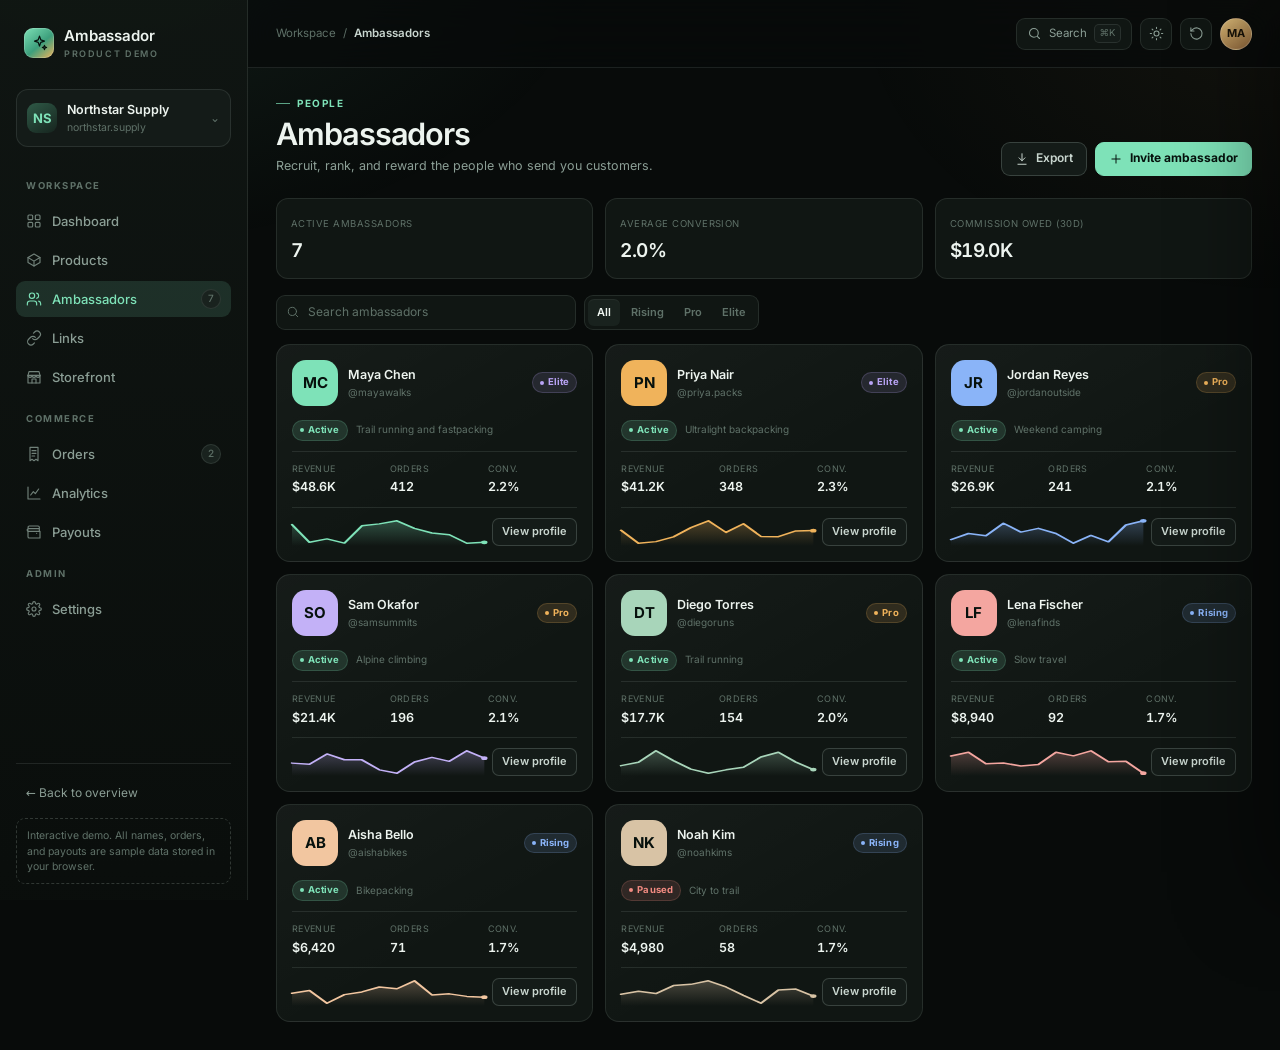
<file: docs/app/ambassadors.html>
<!doctype html>
<html lang="en" data-theme="dark">
<head>
  <meta charset="utf-8">
  <meta name="viewport" content="width=device-width, initial-scale=1">
  <title>Ambassadors · Ambassador product demo</title>
  <meta name="description" content="Recruit, rank, and reward the people who send customers. Sample data only; the Go services in the repository are real.">
  <meta name="color-scheme" content="dark light">
  <link rel="icon" href="../assets/favicon.svg" type="image/svg+xml">
  <link rel="stylesheet" href="../assets/fonts.css">
  <link rel="stylesheet" href="../assets/app.css">
  <script defer src="../assets/data.js"></script>
  <script defer src="../assets/ui.js"></script>
  <script defer src="../assets/pages.js"></script>
  <script defer src="../assets/app.js"></script>
</head>
<body data-page="ambassadors">
  <div id="app"></div>
  <noscript><p style="padding:24px;font-family:system-ui,sans-serif;color:#f2f5f3;background:#0b0d0c">This interactive demo needs JavaScript. The README has screenshots, and the Go services are in the repository.</p></noscript>
</body>
</html>
</file>
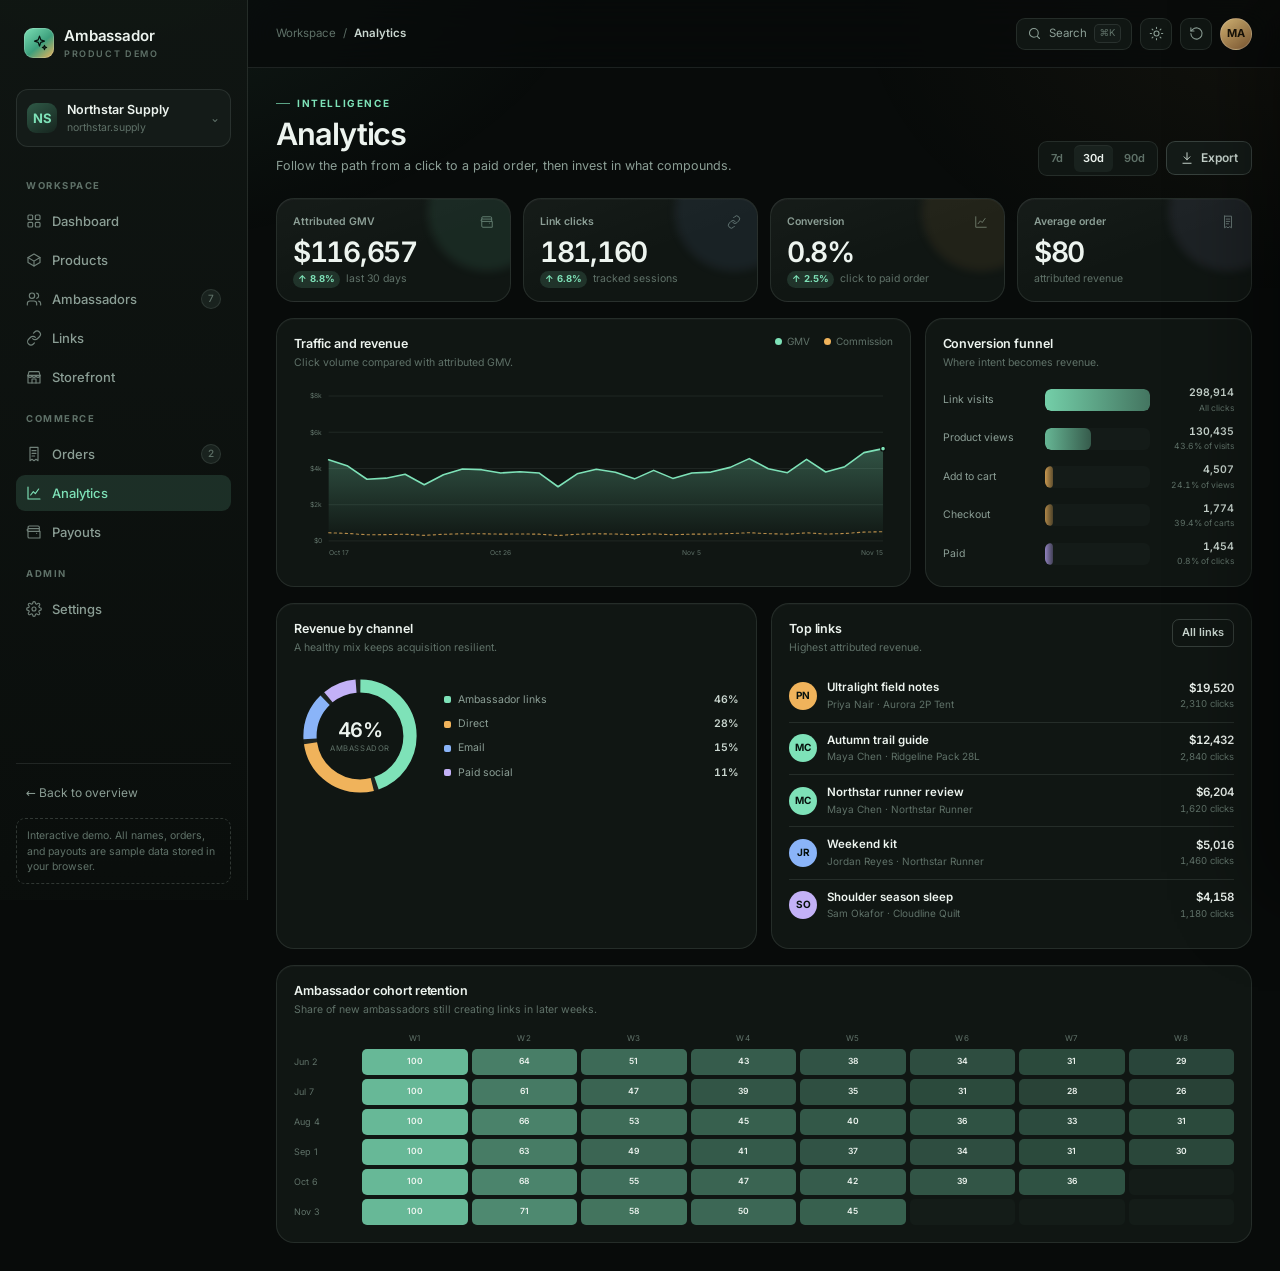
<file: docs/app/analytics.html>
<!doctype html>
<html lang="en" data-theme="dark">
<head>
  <meta charset="utf-8">
  <meta name="viewport" content="width=device-width, initial-scale=1">
  <title>Analytics · Ambassador product demo</title>
  <meta name="description" content="Traffic, funnel, channels, and cohort retention. Sample data only; the Go services in the repository are real.">
  <meta name="color-scheme" content="dark light">
  <link rel="icon" href="../assets/favicon.svg" type="image/svg+xml">
  <link rel="stylesheet" href="../assets/fonts.css">
  <link rel="stylesheet" href="../assets/app.css">
  <script defer src="../assets/data.js"></script>
  <script defer src="../assets/ui.js"></script>
  <script defer src="../assets/pages.js"></script>
  <script defer src="../assets/app.js"></script>
</head>
<body data-page="analytics">
  <div id="app"></div>
  <noscript><p style="padding:24px;font-family:system-ui,sans-serif;color:#f2f5f3;background:#0b0d0c">This interactive demo needs JavaScript. The README has screenshots, and the Go services are in the repository.</p></noscript>
</body>
</html>
</file>
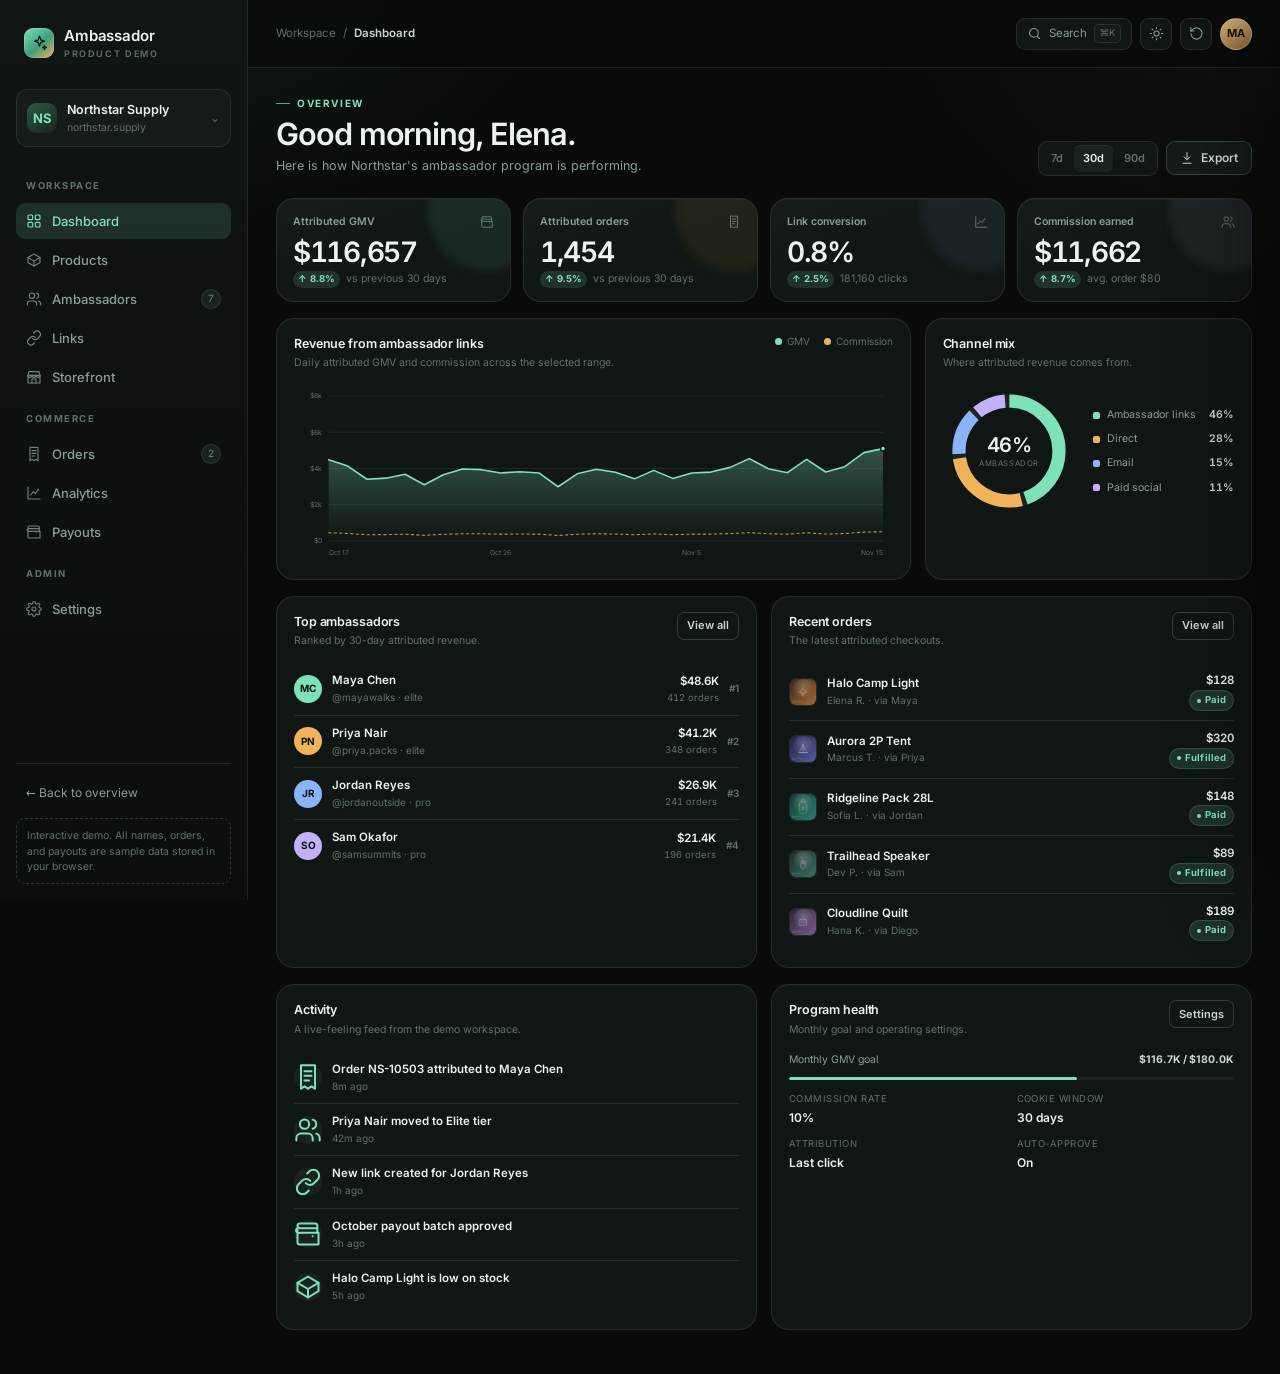
<file: docs/app/dashboard.html>
<!doctype html>
<html lang="en" data-theme="dark">
<head>
  <meta charset="utf-8">
  <meta name="viewport" content="width=device-width, initial-scale=1">
  <title>Dashboard · Ambassador product demo</title>
  <meta name="description" content="Workspace overview with revenue, commission, and recent activity. Sample data only; the Go services in the repository are real.">
  <meta name="color-scheme" content="dark light">
  <link rel="icon" href="../assets/favicon.svg" type="image/svg+xml">
  <link rel="stylesheet" href="../assets/fonts.css">
  <link rel="stylesheet" href="../assets/app.css">
  <script defer src="../assets/data.js"></script>
  <script defer src="../assets/ui.js"></script>
  <script defer src="../assets/pages.js"></script>
  <script defer src="../assets/app.js"></script>
</head>
<body data-page="dashboard">
  <div id="app"></div>
  <noscript><p style="padding:24px;font-family:system-ui,sans-serif;color:#f2f5f3;background:#0b0d0c">This interactive demo needs JavaScript. The README has screenshots, and the Go services are in the repository.</p></noscript>
</body>
</html>
</file>
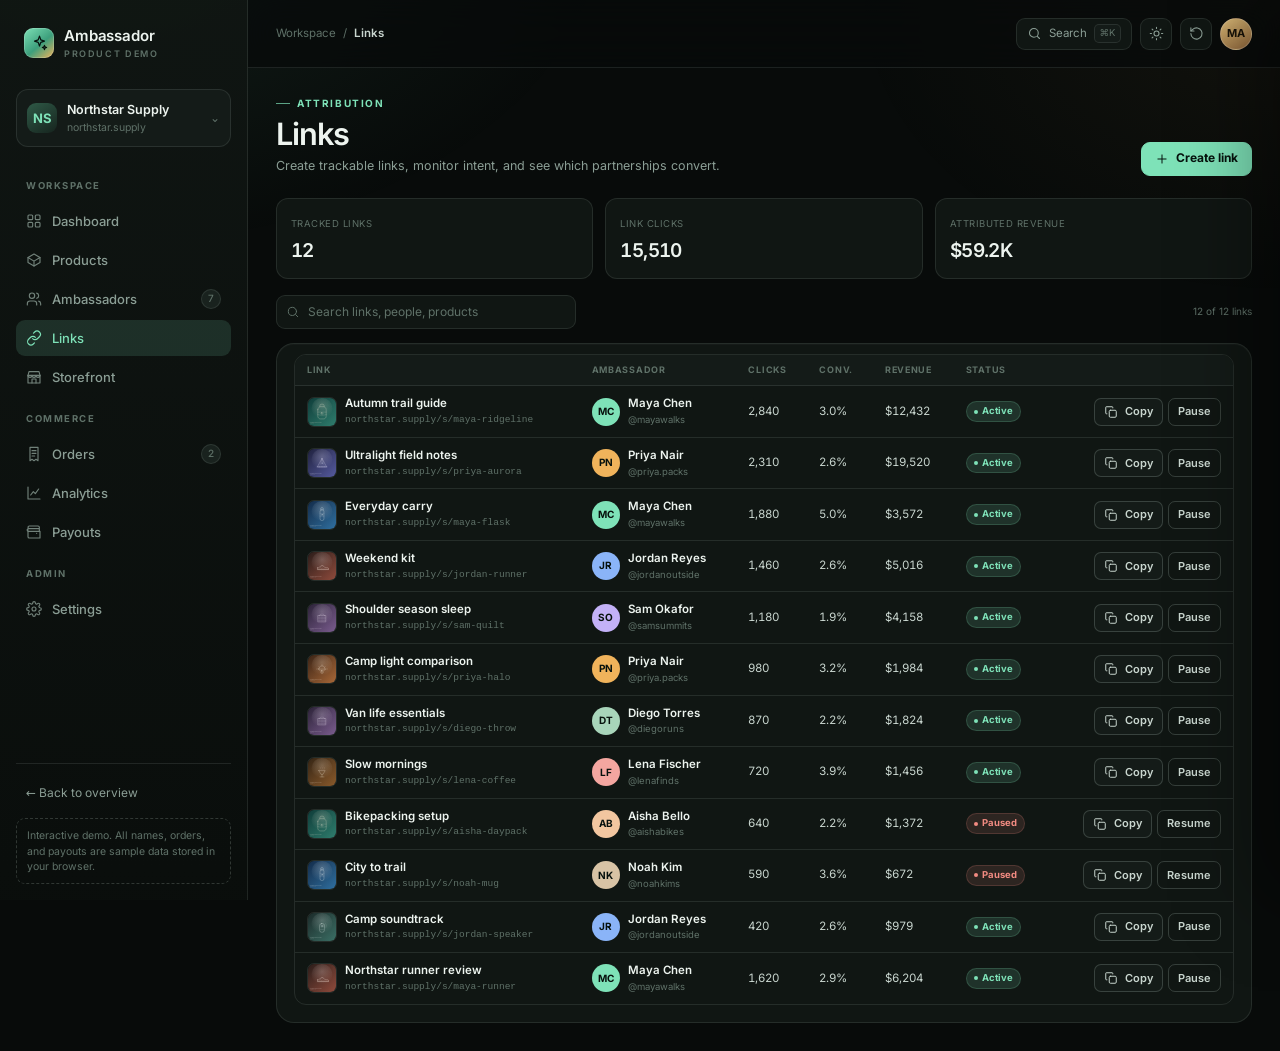
<file: docs/app/links.html>
<!doctype html>
<html lang="en" data-theme="dark">
<head>
  <meta charset="utf-8">
  <meta name="viewport" content="width=device-width, initial-scale=1">
  <title>Links · Ambassador product demo</title>
  <meta name="description" content="Create trackable referral links and follow attribution. Sample data only; the Go services in the repository are real.">
  <meta name="color-scheme" content="dark light">
  <link rel="icon" href="../assets/favicon.svg" type="image/svg+xml">
  <link rel="stylesheet" href="../assets/fonts.css">
  <link rel="stylesheet" href="../assets/app.css">
  <script defer src="../assets/data.js"></script>
  <script defer src="../assets/ui.js"></script>
  <script defer src="../assets/pages.js"></script>
  <script defer src="../assets/app.js"></script>
</head>
<body data-page="links">
  <div id="app"></div>
  <noscript><p style="padding:24px;font-family:system-ui,sans-serif;color:#f2f5f3;background:#0b0d0c">This interactive demo needs JavaScript. The README has screenshots, and the Go services are in the repository.</p></noscript>
</body>
</html>
</file>
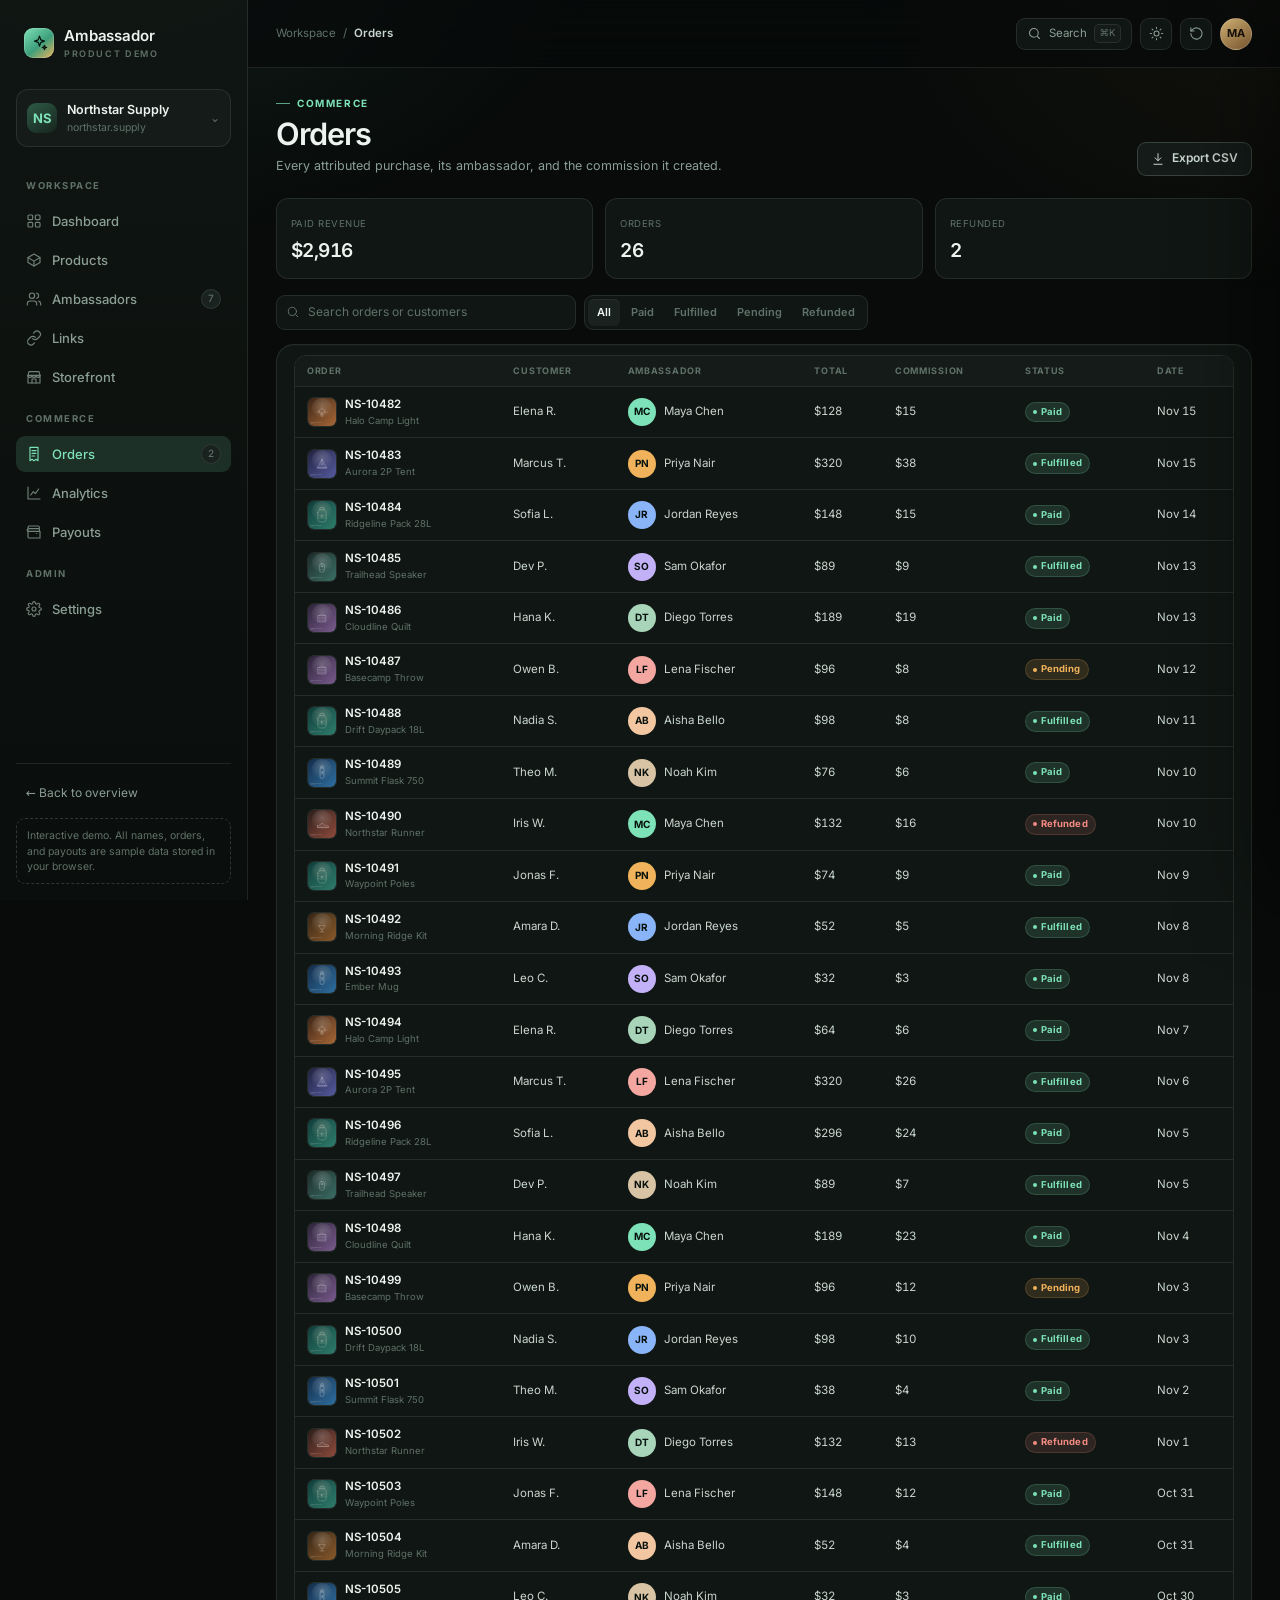
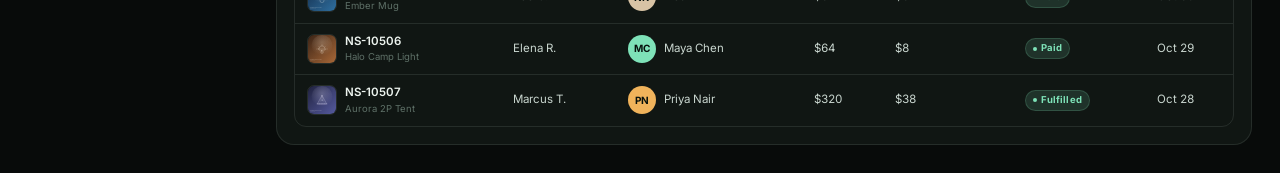
<file: docs/app/orders.html>
<!doctype html>
<html lang="en" data-theme="dark">
<head>
  <meta charset="utf-8">
  <meta name="viewport" content="width=device-width, initial-scale=1">
  <title>Orders · Ambassador product demo</title>
  <meta name="description" content="Every attributed purchase, its ambassador, and commission. Sample data only; the Go services in the repository are real.">
  <meta name="color-scheme" content="dark light">
  <link rel="icon" href="../assets/favicon.svg" type="image/svg+xml">
  <link rel="stylesheet" href="../assets/fonts.css">
  <link rel="stylesheet" href="../assets/app.css">
  <script defer src="../assets/data.js"></script>
  <script defer src="../assets/ui.js"></script>
  <script defer src="../assets/pages.js"></script>
  <script defer src="../assets/app.js"></script>
</head>
<body data-page="orders">
  <div id="app"></div>
  <noscript><p style="padding:24px;font-family:system-ui,sans-serif;color:#f2f5f3;background:#0b0d0c">This interactive demo needs JavaScript. The README has screenshots, and the Go services are in the repository.</p></noscript>
</body>
</html>
</file>
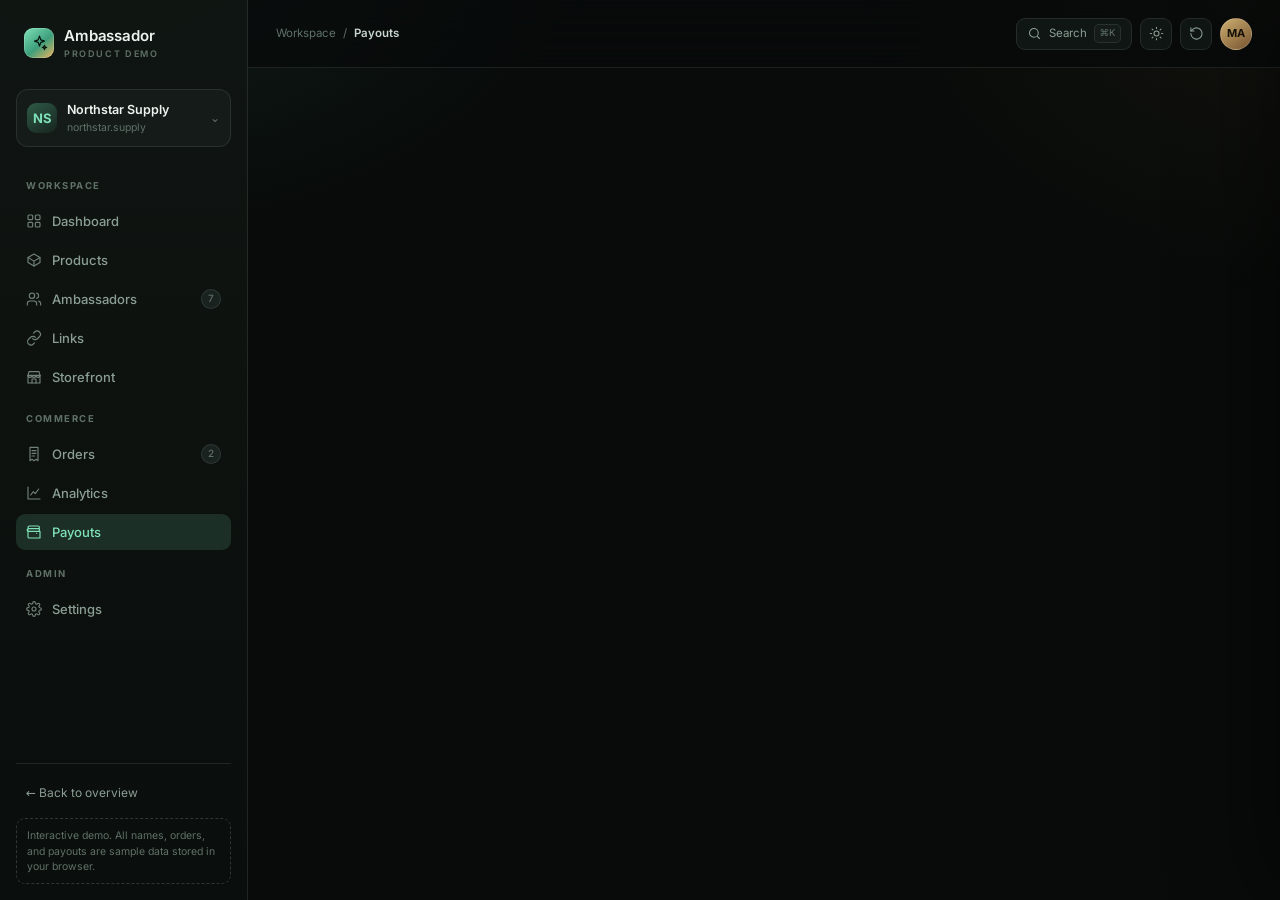
<file: docs/app/payouts.html>
<!doctype html>
<html lang="en" data-theme="dark">
<head>
  <meta charset="utf-8">
  <meta name="viewport" content="width=device-width, initial-scale=1">
  <title>Payouts · Ambassador product demo</title>
  <meta name="description" content="Review balances and approve sample payout batches. Sample data only; the Go services in the repository are real.">
  <meta name="color-scheme" content="dark light">
  <link rel="icon" href="../assets/favicon.svg" type="image/svg+xml">
  <link rel="stylesheet" href="../assets/fonts.css">
  <link rel="stylesheet" href="../assets/app.css">
  <script defer src="../assets/data.js"></script>
  <script defer src="../assets/ui.js"></script>
  <script defer src="../assets/pages.js"></script>
  <script defer src="../assets/app.js"></script>
</head>
<body data-page="payouts">
  <div id="app"></div>
  <noscript><p style="padding:24px;font-family:system-ui,sans-serif;color:#f2f5f3;background:#0b0d0c">This interactive demo needs JavaScript. The README has screenshots, and the Go services are in the repository.</p></noscript>
</body>
</html>
</file>
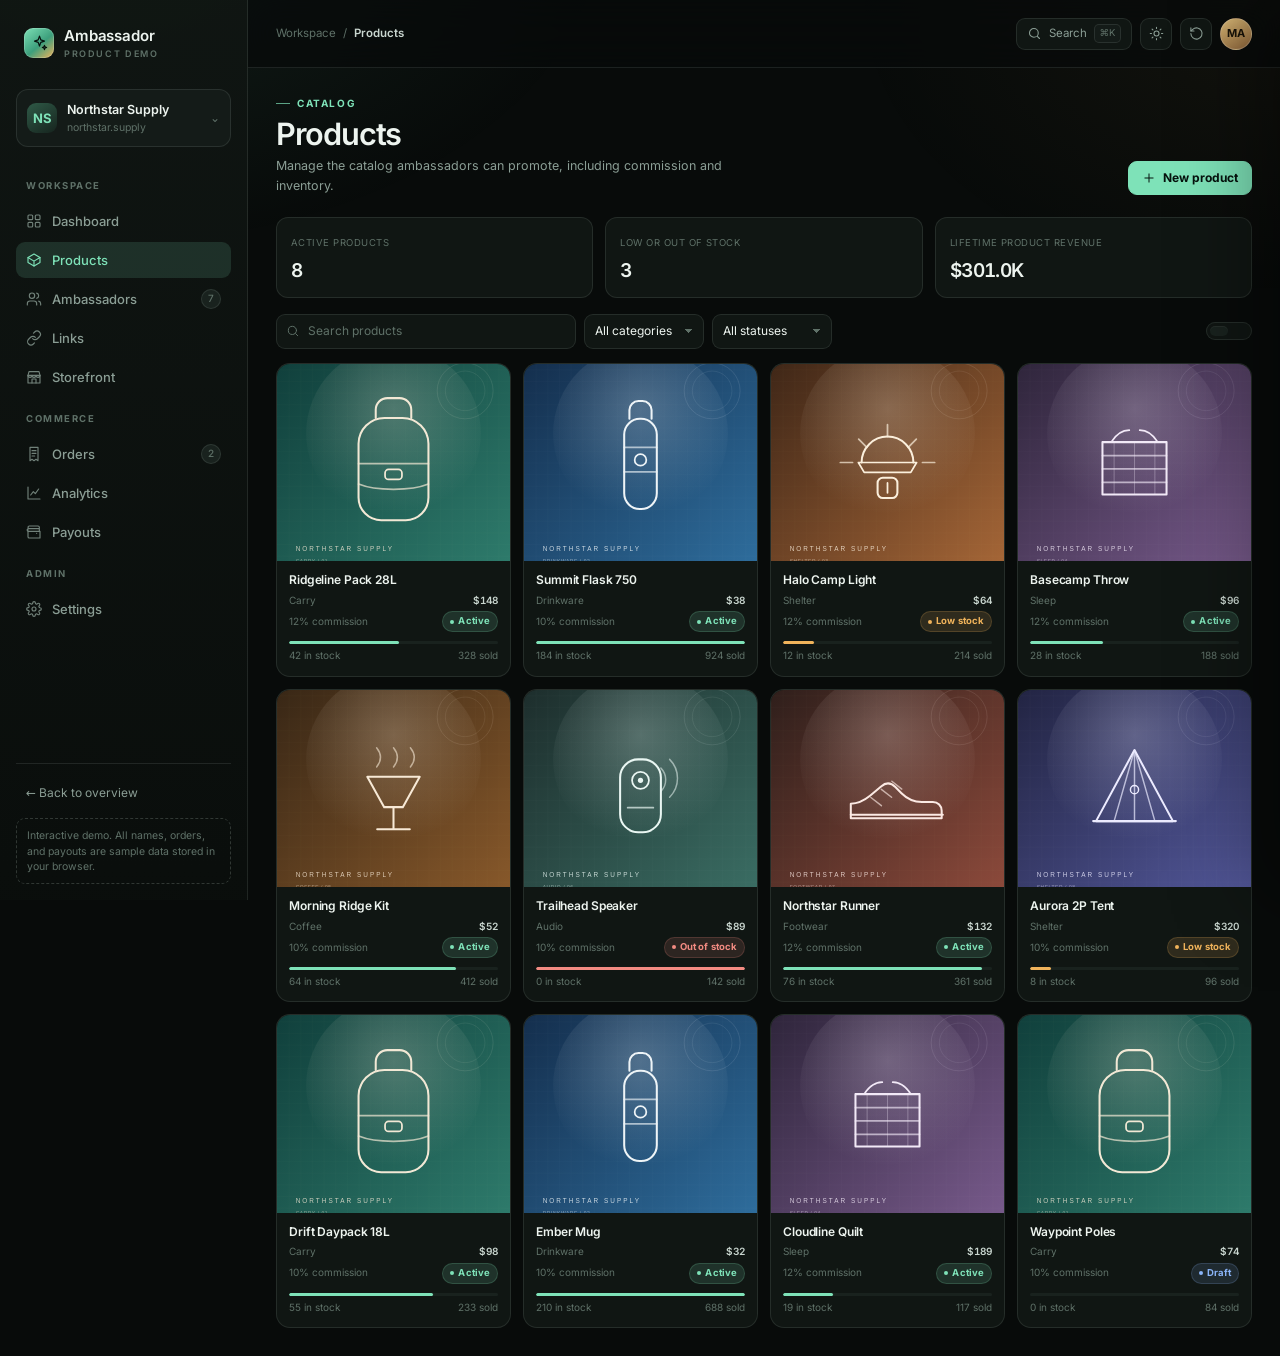
<file: docs/app/products.html>
<!doctype html>
<html lang="en" data-theme="dark">
<head>
  <meta charset="utf-8">
  <meta name="viewport" content="width=device-width, initial-scale=1">
  <title>Products · Ambassador product demo</title>
  <meta name="description" content="Manage the sample catalog, inventory, and commission rates. Sample data only; the Go services in the repository are real.">
  <meta name="color-scheme" content="dark light">
  <link rel="icon" href="../assets/favicon.svg" type="image/svg+xml">
  <link rel="stylesheet" href="../assets/fonts.css">
  <link rel="stylesheet" href="../assets/app.css">
  <script defer src="../assets/data.js"></script>
  <script defer src="../assets/ui.js"></script>
  <script defer src="../assets/pages.js"></script>
  <script defer src="../assets/app.js"></script>
</head>
<body data-page="products">
  <div id="app"></div>
  <noscript><p style="padding:24px;font-family:system-ui,sans-serif;color:#f2f5f3;background:#0b0d0c">This interactive demo needs JavaScript. The README has screenshots, and the Go services are in the repository.</p></noscript>
</body>
</html>
</file>
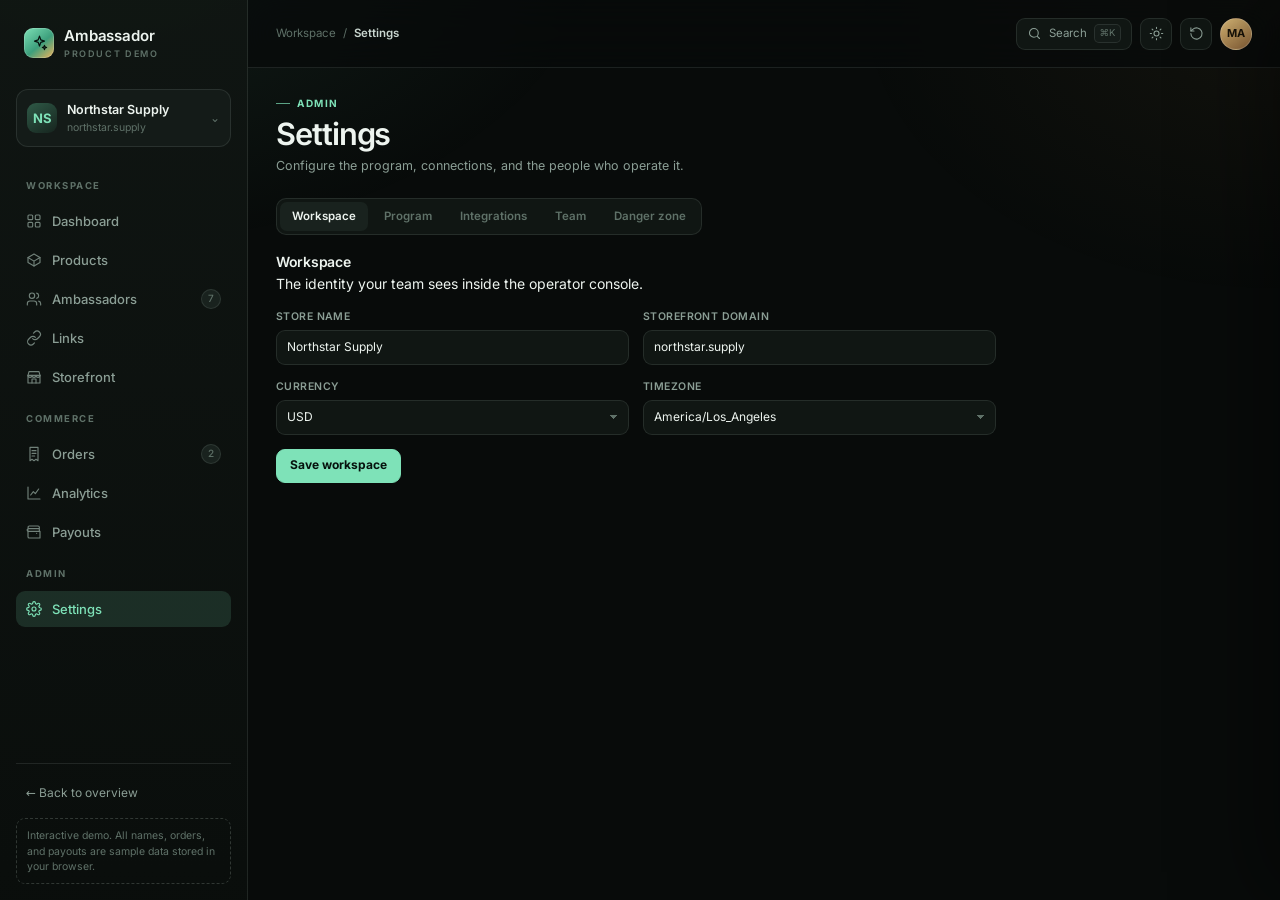
<file: docs/app/settings.html>
<!doctype html>
<html lang="en" data-theme="dark">
<head>
  <meta charset="utf-8">
  <meta name="viewport" content="width=device-width, initial-scale=1">
  <title>Settings · Ambassador product demo</title>
  <meta name="description" content="Workspace, program rules, integrations, team, and danger zone. Sample data only; the Go services in the repository are real.">
  <meta name="color-scheme" content="dark light">
  <link rel="icon" href="../assets/favicon.svg" type="image/svg+xml">
  <link rel="stylesheet" href="../assets/fonts.css">
  <link rel="stylesheet" href="../assets/app.css">
  <script defer src="../assets/data.js"></script>
  <script defer src="../assets/ui.js"></script>
  <script defer src="../assets/pages.js"></script>
  <script defer src="../assets/app.js"></script>
</head>
<body data-page="settings">
  <div id="app"></div>
  <noscript><p style="padding:24px;font-family:system-ui,sans-serif;color:#f2f5f3;background:#0b0d0c">This interactive demo needs JavaScript. The README has screenshots, and the Go services are in the repository.</p></noscript>
</body>
</html>
</file>
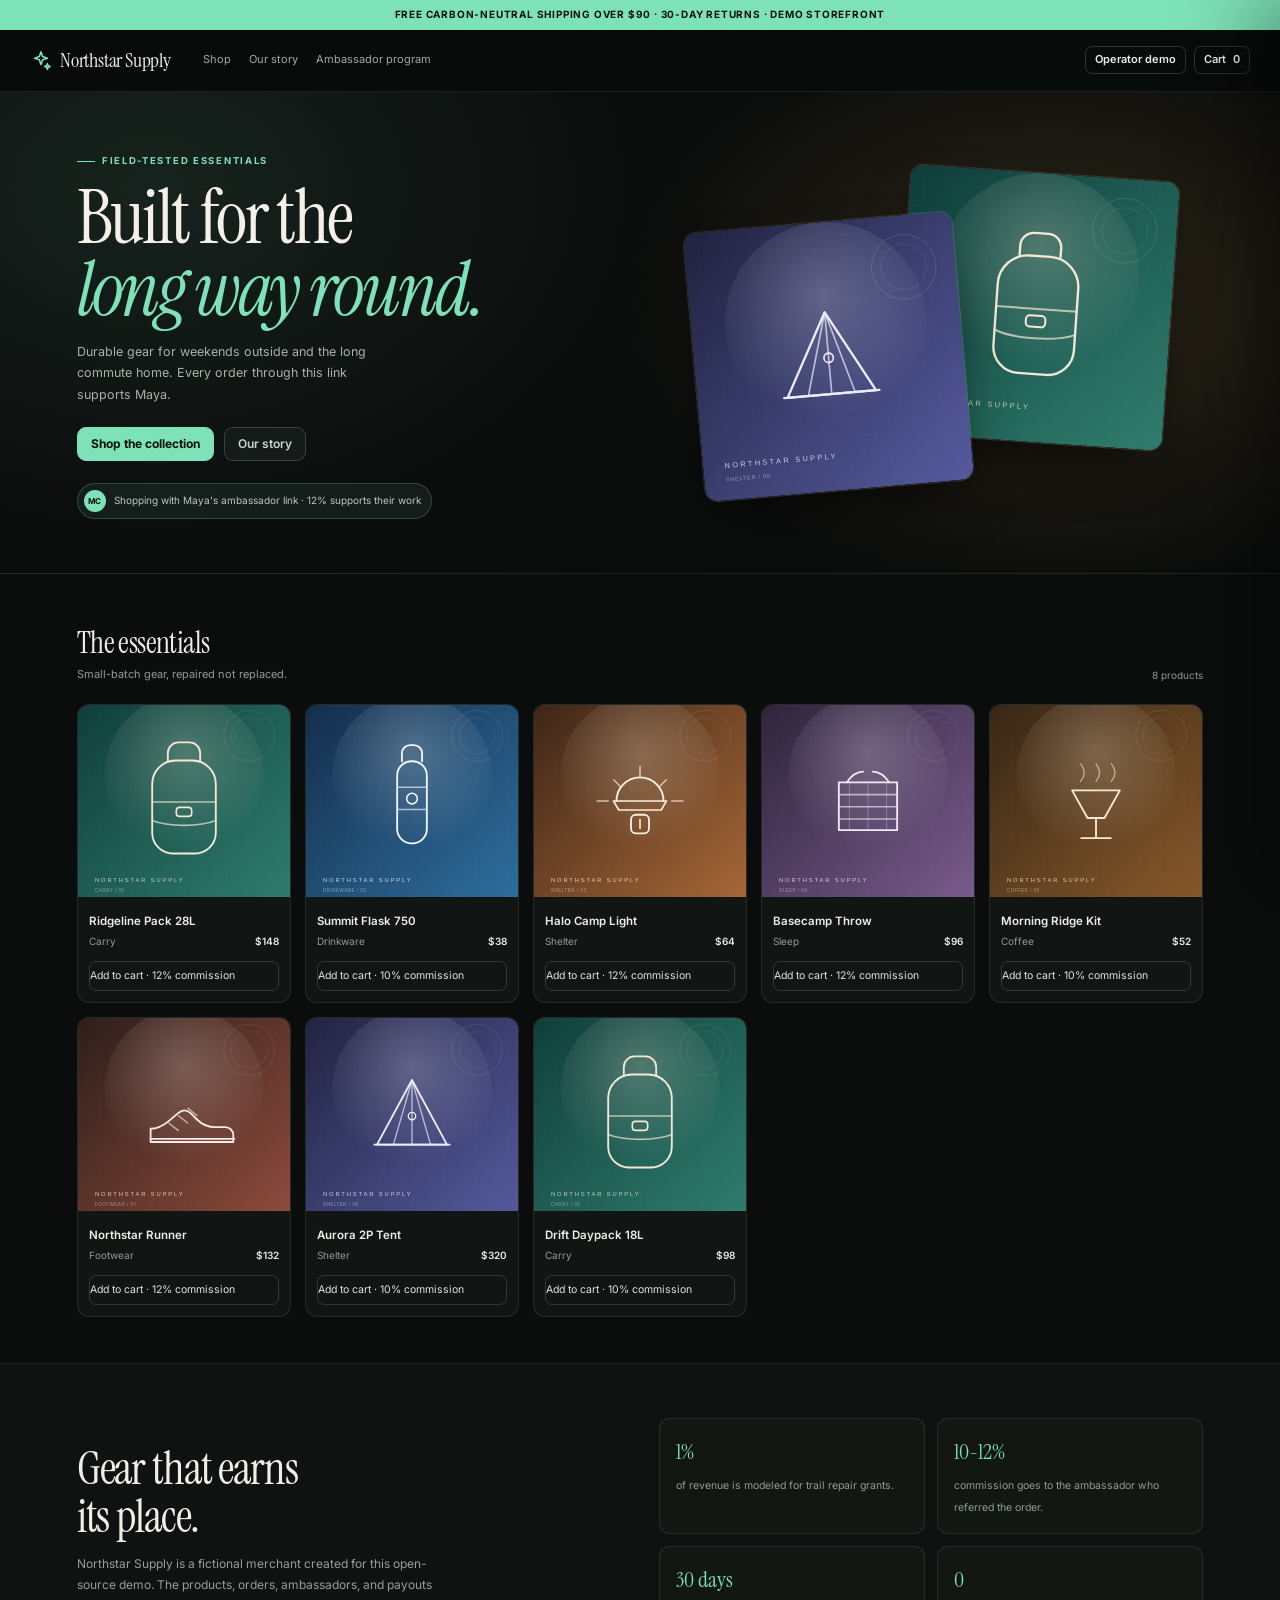
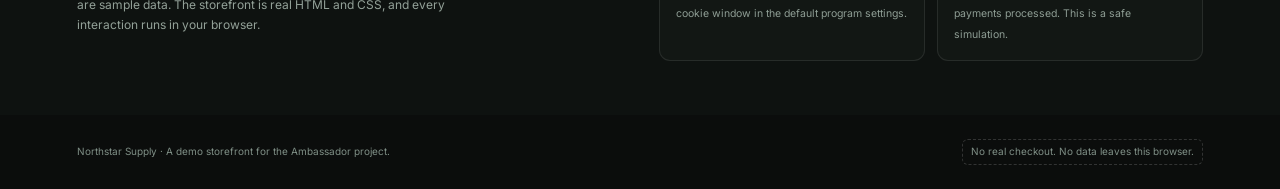
<file: docs/app/storefront.html>
<!doctype html>
<html lang="en" data-theme="dark">
<head>
  <meta charset="utf-8">
  <meta name="viewport" content="width=device-width, initial-scale=1">
  <title>Storefront · Ambassador product demo</title>
  <meta name="description" content="A demo storefront attributed to an ambassador referral. Sample data only; the Go services in the repository are real.">
  <meta name="color-scheme" content="dark light">
  <link rel="icon" href="../assets/favicon.svg" type="image/svg+xml">
  <link rel="stylesheet" href="../assets/fonts.css">
  <link rel="stylesheet" href="../assets/app.css">
  <script defer src="../assets/data.js"></script>
  <script defer src="../assets/ui.js"></script>
  <script defer src="../assets/pages.js"></script>
  <script defer src="../assets/app.js"></script>
</head>
<body data-page="storefront">
  <div id="app"></div>
  <noscript><p style="padding:24px;font-family:system-ui,sans-serif;color:#f2f5f3;background:#0b0d0c">This interactive demo needs JavaScript. The README has screenshots, and the Go services are in the repository.</p></noscript>
</body>
</html>
</file>
<file: docs/assets/fonts.css>
@font-face {
  font-family: 'Instrument Serif';
  font-style: italic;
  font-weight: 400;
  font-display: swap;
  src: url('./fonts/instrument-serif-400-italic.woff2') format('woff2');
}
@font-face {
  font-family: 'Instrument Serif';
  font-style: normal;
  font-weight: 400;
  font-display: swap;
  src: url('./fonts/instrument-serif-400-normal.woff2') format('woff2');
}
@font-face {
  font-family: 'Inter';
  font-style: normal;
  font-weight: 400;
  font-display: swap;
  src: url('./fonts/inter-400-normal.woff2') format('woff2');
}
@font-face {
  font-family: 'Inter';
  font-style: normal;
  font-weight: 500;
  font-display: swap;
  src: url('./fonts/inter-500-normal.woff2') format('woff2');
}
@font-face {
  font-family: 'Inter';
  font-style: normal;
  font-weight: 600;
  font-display: swap;
  src: url('./fonts/inter-600-normal.woff2') format('woff2');
}
@font-face {
  font-family: 'Inter';
  font-style: normal;
  font-weight: 700;
  font-display: swap;
  src: url('./fonts/inter-700-normal.woff2') format('woff2');
}
</file>
<file: docs/assets/app.css>
@import url("./fonts.css");

:root {
  color-scheme: dark;
  --bg: #080b0a;
  --bg-soft: #0c100e;
  --panel: #101613;
  --panel-2: #141b18;
  --panel-3: #19221e;
  --ink: #edf4ef;
  --ink-soft: #c9d6cf;
  --muted: #8b9e95;
  --faint: #5f7168;
  --line: rgba(219, 242, 230, 0.1);
  --line-strong: rgba(219, 242, 230, 0.18);
  --mint: #7ee2b8;
  --mint-soft: rgba(126, 226, 184, 0.14);
  --mint-deep: #1f6f55;
  --amber: #f0b35b;
  --amber-soft: rgba(240, 179, 91, 0.14);
  --rose: #f28b82;
  --rose-soft: rgba(242, 139, 130, 0.13);
  --blue: #8ab4f8;
  --blue-soft: rgba(138, 180, 248, 0.13);
  --violet: #b9a3f5;
  --shadow: 0 24px 60px -28px rgba(0, 0, 0, 0.85);
  --radius: 18px;
  --radius-sm: 12px;
  --sidebar: 248px;
  --topbar: 68px;
  --font: "Inter", ui-sans-serif, system-ui, -apple-system, "Segoe UI", sans-serif;
  --serif: "Instrument Serif", Georgia, "Times New Roman", serif;
}

[data-theme="light"] {
  color-scheme: light;
  --bg: #f2f1eb;
  --bg-soft: #ecebe4;
  --panel: #ffffff;
  --panel-2: #f8f7f2;
  --panel-3: #efeee7;
  --ink: #122019;
  --ink-soft: #33473d;
  --muted: #64776c;
  --faint: #8b9a91;
  --line: rgba(18, 32, 25, 0.1);
  --line-strong: rgba(18, 32, 25, 0.18);
  --mint: #147a59;
  --mint-soft: rgba(20, 122, 89, 0.1);
  --mint-deep: #0d5c42;
  --amber: #a86a13;
  --amber-soft: rgba(168, 106, 19, 0.1);
  --rose: #b44036;
  --rose-soft: rgba(180, 64, 54, 0.09);
  --blue: #2f65a8;
  --blue-soft: rgba(47, 101, 168, 0.09);
  --violet: #6b52ad;
  --shadow: 0 24px 60px -32px rgba(24, 40, 31, 0.35);
}

*,
*::before,
*::after {
  box-sizing: border-box;
}

html {
  -webkit-text-size-adjust: 100%;
  scroll-behavior: smooth;
}

body {
  margin: 0;
  background: var(--bg);
  color: var(--ink);
  font-family: var(--font);
  font-size: 14px;
  line-height: 1.55;
  -webkit-font-smoothing: antialiased;
  text-rendering: optimizeLegibility;
}

body::before {
  content: "";
  position: fixed;
  inset: 0;
  z-index: -1;
  pointer-events: none;
  background:
    radial-gradient(820px 520px at 8% -8%, rgba(126, 226, 184, 0.09), transparent 62%),
    radial-gradient(720px 500px at 100% 0%, rgba(240, 179, 91, 0.05), transparent 60%);
}

::selection {
  background: var(--mint);
  color: #06110d;
}

a {
  color: inherit;
  text-decoration: none;
}

button,
input,
select,
textarea {
  font: inherit;
  color: inherit;
}

button {
  cursor: pointer;
}

button:disabled {
  cursor: not-allowed;
  opacity: 0.5;
}

:focus-visible {
  outline: 2px solid var(--mint);
  outline-offset: 2px;
}

img,
svg {
  display: block;
  max-width: 100%;
}

h1,
h2,
h3,
h4,
p {
  margin: 0;
}

ul,
ol {
  margin: 0;
  padding: 0;
  list-style: none;
}

.visually-hidden {
  position: absolute !important;
  width: 1px;
  height: 1px;
  padding: 0;
  margin: -1px;
  overflow: hidden;
  clip: rect(0 0 0 0);
  white-space: nowrap;
  border: 0;
}

.skip-link {
  position: fixed;
  top: 10px;
  left: 10px;
  z-index: 1000;
  padding: 10px 16px;
  border-radius: 999px;
  background: var(--mint);
  color: #06110d;
  font-weight: 600;
  transform: translateY(-160%);
  transition: transform 0.2s ease;
}

.skip-link:focus {
  transform: translateY(0);
}

.app-shell {
  min-height: 100vh;
  display: grid;
  grid-template-columns: var(--sidebar) minmax(0, 1fr);
}

.sidebar {
  position: sticky;
  top: 0;
  height: 100vh;
  display: flex;
  flex-direction: column;
  gap: 18px;
  padding: 22px 16px 16px;
  background: linear-gradient(180deg, rgba(16, 22, 19, 0.96), rgba(10, 14, 12, 0.98));
  border-right: 1px solid var(--line);
  z-index: 40;
  overflow-y: auto;
}

[data-theme="light"] .sidebar {
  background: linear-gradient(180deg, #fff, #f7f6f0);
}

.brand {
  display: flex;
  align-items: center;
  gap: 10px;
  padding: 2px 8px 10px;
  font-weight: 600;
  letter-spacing: -0.01em;
}

.brand-mark {
  width: 30px;
  height: 30px;
  border-radius: 9px;
  display: grid;
  place-items: center;
  background: linear-gradient(140deg, var(--mint), #3d9f7c 55%, var(--amber));
  color: #07110d;
  box-shadow: 0 0 0 1px rgba(255, 255, 255, 0.18) inset;
}

.brand-mark svg {
  width: 17px;
  height: 17px;
}

.brand-word {
  font-size: 15px;
}

.brand-word span {
  display: block;
  font-size: 9px;
  letter-spacing: 0.18em;
  text-transform: uppercase;
  color: var(--faint);
  font-weight: 600;
}

.workspace-chip {
  display: flex;
  align-items: center;
  gap: 10px;
  padding: 10px;
  border: 1px solid var(--line);
  border-radius: 12px;
  background: var(--panel-2);
}

.ws-avatar {
  width: 30px;
  height: 30px;
  border-radius: 9px;
  display: grid;
  place-items: center;
  background: linear-gradient(145deg, #2f5a47, #16241e);
  color: var(--mint);
  font-weight: 700;
  font-size: 13px;
  flex: none;
}

.ws-meta {
  min-width: 0;
  flex: 1;
}

.ws-meta strong {
  display: block;
  font-size: 12.5px;
  font-weight: 600;
  white-space: nowrap;
  overflow: hidden;
  text-overflow: ellipsis;
}

.ws-meta small {
  display: block;
  color: var(--faint);
  font-size: 10.5px;
}

.ws-chevron {
  color: var(--faint);
  font-size: 12px;
}

.nav {
  display: flex;
  flex-direction: column;
  gap: 3px;
}

.nav-label {
  padding: 14px 10px 6px;
  color: var(--faint);
  font-size: 9.5px;
  font-weight: 700;
  letter-spacing: 0.16em;
  text-transform: uppercase;
}

.nav-link {
  display: flex;
  align-items: center;
  gap: 10px;
  padding: 8px 10px;
  border-radius: 9px;
  color: var(--muted);
  font-size: 13px;
  font-weight: 500;
  transition: background 0.16s ease, color 0.16s ease;
}

.nav-link svg {
  width: 16px;
  height: 16px;
  flex: none;
  opacity: 0.8;
}

.nav-link:hover {
  background: rgba(255, 255, 255, 0.035);
  color: var(--ink);
}

.nav-link[aria-current="page"] {
  background: var(--mint-soft);
  color: var(--mint);
}

.nav-link[aria-current="page"] svg {
  opacity: 1;
}

.nav-link .nav-count {
  margin-left: auto;
  font-size: 10px;
  color: var(--faint);
  background: var(--panel-3);
  border: 1px solid var(--line);
  border-radius: 999px;
  padding: 1px 6px;
}

.sidebar-foot {
  margin-top: auto;
  display: grid;
  gap: 8px;
  padding-top: 12px;
  border-top: 1px solid var(--line);
}

.back-link {
  display: flex;
  align-items: center;
  gap: 8px;
  padding: 8px 10px;
  border-radius: 9px;
  color: var(--muted);
  font-size: 12px;
}

.back-link:hover {
  background: rgba(255, 255, 255, 0.035);
  color: var(--ink);
}

.demo-note {
  padding: 9px 10px;
  border: 1px dashed var(--line-strong);
  border-radius: 9px;
  color: var(--faint);
  font-size: 10.5px;
  line-height: 1.45;
}

.main {
  min-width: 0;
  display: flex;
  flex-direction: column;
}

.topbar {
  position: sticky;
  top: 0;
  z-index: 30;
  height: var(--topbar);
  display: flex;
  align-items: center;
  justify-content: space-between;
  gap: 14px;
  padding: 0 28px;
  background: rgba(8, 11, 10, 0.72);
  border-bottom: 1px solid var(--line);
  backdrop-filter: blur(18px);
}

[data-theme="light"] .topbar {
  background: rgba(242, 241, 235, 0.8);
}

.crumbs {
  display: flex;
  align-items: center;
  gap: 7px;
  color: var(--faint);
  font-size: 11.5px;
  white-space: nowrap;
}

.crumbs strong {
  color: var(--ink-soft);
  font-weight: 550;
}

.top-actions {
  display: flex;
  align-items: center;
  gap: 8px;
}

.icon-button,
.search-button {
  height: 32px;
  border: 1px solid var(--line);
  background: var(--panel);
  color: var(--muted);
  border-radius: 9px;
  display: inline-flex;
  align-items: center;
  justify-content: center;
  gap: 7px;
  transition: border-color 0.16s ease, color 0.16s ease, background 0.16s ease;
}

.icon-button {
  width: 32px;
}

.icon-button svg,
.search-button svg {
  width: 15px;
  height: 15px;
}

.search-button {
  padding: 0 10px;
  font-size: 11.5px;
}

.search-button kbd {
  font-family: var(--font);
  font-size: 9.5px;
  color: var(--faint);
  border: 1px solid var(--line);
  border-radius: 5px;
  padding: 1px 5px;
  background: var(--panel-2);
}

.icon-button:hover,
.search-button:hover {
  color: var(--ink);
  border-color: var(--line-strong);
  background: var(--panel-2);
}

.avatar {
  width: 32px;
  height: 32px;
  border-radius: 50%;
  display: grid;
  place-items: center;
  background: linear-gradient(150deg, #d9b977, #8d6439);
  color: #171208;
  font-size: 11px;
  font-weight: 700;
  border: 1px solid rgba(255, 255, 255, 0.2);
}

.menu-button {
  display: none;
}

.page {
  width: 100%;
  max-width: 1440px;
  margin: 0 auto;
  padding: 28px;
  animation: page-in 0.34s ease both;
}

@keyframes page-in {
  from {
    opacity: 0;
    transform: translateY(6px);
  }
  to {
    opacity: 1;
    transform: none;
  }
}

.page-head {
  display: flex;
  align-items: flex-end;
  justify-content: space-between;
  gap: 18px;
  margin-bottom: 22px;
}

.eyebrow {
  display: flex;
  align-items: center;
  gap: 7px;
  color: var(--mint);
  font-size: 10px;
  font-weight: 700;
  letter-spacing: 0.16em;
  text-transform: uppercase;
  margin-bottom: 5px;
}

.eyebrow::before {
  content: "";
  width: 14px;
  height: 1px;
  background: var(--mint);
  opacity: 0.7;
}

.page-title {
  font-size: clamp(24px, 2.4vw, 32px);
  font-weight: 600;
  letter-spacing: -0.035em;
  line-height: 1.1;
}

.page-sub {
  margin-top: 6px;
  color: var(--muted);
  font-size: 12.5px;
  max-width: 62ch;
}

.page-actions {
  display: flex;
  align-items: center;
  gap: 8px;
  flex-wrap: wrap;
}

.btn {
  display: inline-flex;
  align-items: center;
  justify-content: center;
  gap: 7px;
  min-height: 34px;
  padding: 0 13px;
  border-radius: 9px;
  border: 1px solid var(--line-strong);
  background: var(--panel-2);
  color: var(--ink-soft);
  font-size: 12px;
  font-weight: 550;
  white-space: nowrap;
  transition: transform 0.14s ease, border-color 0.14s ease, background 0.14s ease, color 0.14s ease;
}

.btn svg {
  width: 14px;
  height: 14px;
}

.btn:hover {
  color: var(--ink);
  border-color: rgba(126, 226, 184, 0.4);
  background: var(--panel-3);
}

.btn:active {
  transform: translateY(1px);
}

.btn-primary {
  background: var(--mint);
  color: #06120d;
  border-color: var(--mint);
  font-weight: 650;
}

.btn-primary:hover {
  background: #97ebc7;
  border-color: #97ebc7;
  color: #06120d;
}

.btn-ghost {
  background: transparent;
}

.btn-danger {
  color: var(--rose);
  border-color: rgba(242, 139, 130, 0.35);
  background: var(--rose-soft);
}

.btn-sm {
  min-height: 28px;
  padding: 0 9px;
  font-size: 11px;
  border-radius: 7px;
}

.segmented {
  display: inline-flex;
  padding: 3px;
  gap: 2px;
  border: 1px solid var(--line);
  background: var(--panel);
  border-radius: 9px;
}

.segmented button {
  border: 0;
  background: transparent;
  color: var(--faint);
  font-size: 11px;
  font-weight: 550;
  padding: 5px 9px;
  border-radius: 6px;
}

.segmented button[aria-pressed="true"] {
  background: var(--panel-3);
  color: var(--ink);
  box-shadow: 0 1px 0 rgba(255, 255, 255, 0.05) inset;
}

.select,
.input,
.textarea {
  width: 100%;
  min-height: 34px;
  padding: 7px 10px;
  border: 1px solid var(--line);
  border-radius: 9px;
  background: var(--panel);
  color: var(--ink);
  font-size: 12px;
}

.select {
  appearance: none;
  background-image: linear-gradient(45deg, transparent 50%, var(--faint) 50%), linear-gradient(135deg, var(--faint) 50%, transparent 50%);
  background-position: calc(100% - 14px) 14px, calc(100% - 10px) 14px;
  background-size: 4px 4px, 4px 4px;
  background-repeat: no-repeat;
  padding-right: 28px;
}

.textarea {
  min-height: 84px;
  resize: vertical;
}

.input::placeholder,
.textarea::placeholder {
  color: var(--faint);
}

.field {
  display: grid;
  gap: 5px;
}

.field > label,
.field-label {
  color: var(--muted);
  font-size: 10.5px;
  font-weight: 600;
  letter-spacing: 0.04em;
  text-transform: uppercase;
}

.field-hint {
  color: var(--faint);
  font-size: 10.5px;
}

.form-grid {
  display: grid;
  gap: 14px;
}

.form-grid.two {
  grid-template-columns: 1fr 1fr;
}

.kpi-grid {
  display: grid;
  grid-template-columns: repeat(4, minmax(0, 1fr));
  gap: 12px;
  margin-bottom: 16px;
}

.kpi {
  position: relative;
  overflow: hidden;
  padding: 15px 16px 13px;
  border: 1px solid var(--line);
  border-radius: var(--radius);
  background:
    linear-gradient(160deg, rgba(255, 255, 255, 0.025), transparent 55%),
    var(--panel);
  box-shadow: 0 1px 0 rgba(255, 255, 255, 0.03) inset;
}

.kpi::after {
  content: "";
  position: absolute;
  right: -36px;
  top: -46px;
  width: 118px;
  height: 118px;
  border-radius: 50%;
  background: var(--kpi-glow, rgba(126, 226, 184, 0.09));
  filter: blur(4px);
}

.kpi-label {
  display: flex;
  align-items: center;
  justify-content: space-between;
  color: var(--muted);
  font-size: 10.5px;
  font-weight: 550;
}

.kpi-label svg {
  width: 14px;
  height: 14px;
  color: var(--faint);
}

.kpi-value {
  margin: 8px 0 5px;
  font-size: clamp(22px, 2.2vw, 29px);
  font-weight: 600;
  letter-spacing: -0.045em;
  line-height: 1;
  font-variant-numeric: tabular-nums;
}

.kpi-meta {
  display: flex;
  align-items: center;
  gap: 6px;
  color: var(--faint);
  font-size: 10.5px;
}

.delta {
  display: inline-flex;
  align-items: center;
  gap: 3px;
  padding: 1px 5px;
  border-radius: 999px;
  font-size: 9.5px;
  font-weight: 700;
  font-variant-numeric: tabular-nums;
}

.delta.up {
  color: var(--mint);
  background: var(--mint-soft);
}

.delta.down {
  color: var(--rose);
  background: var(--rose-soft);
}

.delta.flat {
  color: var(--amber);
  background: var(--amber-soft);
}

.grid-2 {
  display: grid;
  grid-template-columns: minmax(0, 1.55fr) minmax(280px, 0.8fr);
  gap: 14px;
  margin-bottom: 16px;
}

.grid-2.equal {
  grid-template-columns: 1fr 1fr;
}

.grid-3 {
  display: grid;
  grid-template-columns: repeat(3, minmax(0, 1fr));
  gap: 14px;
}

.panel {
  border: 1px solid var(--line);
  border-radius: var(--radius);
  background: var(--panel);
  box-shadow: 0 1px 0 rgba(255, 255, 255, 0.025) inset;
  min-width: 0;
}

.panel-head {
  display: flex;
  align-items: flex-start;
  justify-content: space-between;
  gap: 12px;
  padding: 15px 17px 0;
}

.panel-title {
  font-size: 12.5px;
  font-weight: 600;
  letter-spacing: -0.01em;
}

.panel-sub {
  margin-top: 2px;
  color: var(--faint);
  font-size: 10.5px;
}

.panel-body {
  padding: 14px 17px 17px;
}

.panel-toolbar {
  display: flex;
  align-items: center;
  gap: 8px;
  flex-wrap: wrap;
}

.chart {
  position: relative;
}

.chart svg {
  width: 100%;
  height: auto;
  overflow: visible;
}

.chart-legend {
  display: flex;
  gap: 14px;
  flex-wrap: wrap;
  color: var(--faint);
  font-size: 10px;
}

.chart-legend span {
  display: inline-flex;
  align-items: center;
  gap: 5px;
}

.legend-dot {
  width: 7px;
  height: 7px;
  border-radius: 50%;
  background: var(--mint);
}

.legend-dot.amber {
  background: var(--amber);
}

.legend-dot.blue {
  background: var(--blue);
}

.legend-dot.violet {
  background: var(--violet);
}

.axis-label {
  fill: var(--faint);
  font-size: 8.5px;
  font-family: var(--font);
}

.grid-line {
  stroke: var(--line);
  stroke-width: 1;
}

.chart-tooltip {
  position: absolute;
  z-index: 5;
  pointer-events: none;
  padding: 7px 9px;
  border: 1px solid var(--line-strong);
  border-radius: 8px;
  background: rgba(12, 16, 14, 0.94);
  color: var(--ink);
  font-size: 10px;
  line-height: 1.4;
  box-shadow: var(--shadow);
  opacity: 0;
  transform: translate(-50%, -110%);
  transition: opacity 0.12s ease;
}

.chart-tooltip strong {
  display: block;
  font-size: 11px;
  margin-bottom: 1px;
}

.donut-wrap {
  display: flex;
  align-items: center;
  gap: 18px;
}

.donut-wrap svg {
  width: 132px;
  height: 132px;
  flex: none;
}

.donut-center {
  font-size: 6.4px;
  font-weight: 600;
  fill: var(--ink);
  letter-spacing: -0.04em;
}

.donut-center-sub {
  font-size: 2.45px;
  fill: var(--faint);
  letter-spacing: 0.07em;
  text-transform: uppercase;
}

.legend-list {
  display: grid;
  gap: 8px;
  min-width: 0;
  flex: 1;
}

.legend-item {
  display: flex;
  align-items: center;
  gap: 7px;
  font-size: 10.5px;
  color: var(--muted);
}

.legend-item strong {
  margin-left: auto;
  color: var(--ink-soft);
  font-weight: 600;
  font-variant-numeric: tabular-nums;
}

.legend-swatch {
  width: 7px;
  height: 7px;
  border-radius: 2px;
  flex: none;
}

.list {
  display: grid;
}

.list-row {
  display: flex;
  align-items: center;
  gap: 10px;
  padding: 9px 0;
  border-top: 1px solid var(--line);
}

.list-row:first-child {
  border-top: 0;
}

.avatar-sm {
  width: 28px;
  height: 28px;
  border-radius: 50%;
  display: grid;
  place-items: center;
  font-size: 10px;
  font-weight: 700;
  color: #07110d;
  flex: none;
}

.avatar-lg {
  width: 46px;
  height: 46px;
  border-radius: 14px;
  display: grid;
  place-items: center;
  font-size: 15px;
  font-weight: 700;
  color: #07110d;
  flex: none;
}

.list-main {
  min-width: 0;
  flex: 1;
}

.list-main strong {
  display: block;
  font-size: 11.5px;
  font-weight: 550;
  white-space: nowrap;
  overflow: hidden;
  text-overflow: ellipsis;
}

.list-main small {
  display: block;
  color: var(--faint);
  font-size: 10px;
  white-space: nowrap;
  overflow: hidden;
  text-overflow: ellipsis;
}

.list-value {
  text-align: right;
  font-size: 11.5px;
  font-weight: 600;
  font-variant-numeric: tabular-nums;
}

.list-value small {
  display: block;
  color: var(--faint);
  font-size: 9.5px;
  font-weight: 400;
}

.badge {
  display: inline-flex;
  align-items: center;
  gap: 4px;
  padding: 2px 7px;
  border-radius: 999px;
  border: 1px solid transparent;
  font-size: 9.5px;
  font-weight: 650;
  letter-spacing: 0.01em;
  white-space: nowrap;
}

.badge::before {
  content: "";
  width: 4px;
  height: 4px;
  border-radius: 50%;
  background: currentColor;
}

.badge.live,
.badge.paid,
.badge.active,
.badge.fulfilled,
.badge.connected {
  color: var(--mint);
  background: var(--mint-soft);
  border-color: rgba(126, 226, 184, 0.18);
}

.badge.pending,
.badge.processing,
.badge.scheduled,
.badge.pro {
  color: var(--amber);
  background: var(--amber-soft);
  border-color: rgba(240, 179, 91, 0.18);
}

.badge.refunded,
.badge.failed,
.badge.paused {
  color: var(--rose);
  background: var(--rose-soft);
  border-color: rgba(242, 139, 130, 0.18);
}

.badge.draft,
.badge.rising,
.badge.sent {
  color: var(--blue);
  background: var(--blue-soft);
  border-color: rgba(138, 180, 248, 0.18);
}

.badge.elite {
  color: var(--violet);
  background: rgba(185, 163, 245, 0.12);
  border-color: rgba(185, 163, 245, 0.2);
}

.table-wrap {
  overflow-x: auto;
  border-radius: 12px;
  border: 1px solid var(--line);
}

table.data {
  width: 100%;
  border-collapse: collapse;
  font-size: 11.5px;
  min-width: 640px;
}

table.data th {
  text-align: left;
  padding: 8px 12px;
  background: var(--panel-2);
  color: var(--faint);
  font-size: 9px;
  font-weight: 650;
  letter-spacing: 0.08em;
  text-transform: uppercase;
  border-bottom: 1px solid var(--line);
  white-space: nowrap;
}

table.data td {
  padding: 9px 12px;
  border-bottom: 1px solid var(--line);
  color: var(--ink-soft);
  vertical-align: middle;
  white-space: nowrap;
}

table.data tr:last-child td {
  border-bottom: 0;
}

table.data tbody tr {
  transition: background 0.12s ease;
}

table.data tbody tr:hover {
  background: rgba(255, 255, 255, 0.025);
}

table.data tbody tr[data-clickable] {
  cursor: pointer;
}

.cell-main {
  display: flex;
  align-items: center;
  gap: 8px;
  min-width: 0;
}

.cell-main img {
  width: 30px;
  height: 30px;
  border-radius: 7px;
  object-fit: cover;
  border: 1px solid var(--line);
}

.cell-main strong {
  display: block;
  font-weight: 550;
  color: var(--ink);
}

.cell-main small {
  display: block;
  color: var(--faint);
  font-size: 9.5px;
}

.num {
  font-variant-numeric: tabular-nums;
}

.mono {
  font-family: ui-monospace, SFMono-Regular, Menlo, monospace;
  font-size: 10.5px;
}

.link-copy {
  display: inline-flex;
  align-items: center;
  gap: 5px;
  padding: 2px 6px;
  border: 1px solid var(--line);
  border-radius: 6px;
  background: var(--panel-2);
  color: var(--muted);
  font-size: 10px;
  max-width: 210px;
}

.link-copy span {
  overflow: hidden;
  text-overflow: ellipsis;
  white-space: nowrap;
}

.link-copy:hover {
  color: var(--mint);
  border-color: rgba(126, 226, 184, 0.35);
}

.toolbar {
  display: flex;
  align-items: center;
  gap: 8px;
  flex-wrap: wrap;
  margin-bottom: 14px;
}

.toolbar .search {
  position: relative;
  flex: 1;
  min-width: 180px;
  max-width: 300px;
}

.toolbar .search svg {
  position: absolute;
  left: 10px;
  top: 50%;
  transform: translateY(-50%);
  width: 14px;
  height: 14px;
  color: var(--faint);
  pointer-events: none;
}

.toolbar .search input {
  padding-left: 31px;
}

.toolbar .select {
  width: auto;
  min-width: 120px;
}

.spacer {
  flex: 1;
}

.empty {
  padding: 38px 20px;
  text-align: center;
  color: var(--faint);
  font-size: 12px;
}

.empty strong {
  display: block;
  color: var(--muted);
  font-size: 13px;
  margin-bottom: 3px;
}

.product-grid {
  display: grid;
  grid-template-columns: repeat(auto-fill, minmax(210px, 1fr));
  gap: 12px;
}

.product-card {
  position: relative;
  overflow: hidden;
  border: 1px solid var(--line);
  border-radius: 14px;
  background: var(--panel);
  transition: transform 0.18s ease, border-color 0.18s ease, box-shadow 0.18s ease;
}

.product-card:hover {
  transform: translateY(-2px);
  border-color: var(--line-strong);
  box-shadow: 0 18px 40px -28px rgba(0, 0, 0, 0.9);
}

.product-card button {
  display: block;
  width: 100%;
  border: 0;
  background: none;
  text-align: left;
  padding: 0;
}

.product-art {
  aspect-ratio: 1.18;
  background: var(--panel-2);
  overflow: hidden;
}

.product-art img {
  width: 100%;
  height: 100%;
  object-fit: cover;
  transition: transform 0.35s ease;
}

.product-card:hover .product-art img {
  transform: scale(1.035);
}

.product-info {
  padding: 10px 12px 12px;
}

.product-info h3 {
  font-size: 12px;
  font-weight: 600;
  letter-spacing: -0.01em;
  white-space: nowrap;
  overflow: hidden;
  text-overflow: ellipsis;
}

.product-meta {
  display: flex;
  align-items: center;
  justify-content: space-between;
  gap: 8px;
  margin-top: 3px;
  color: var(--faint);
  font-size: 10px;
}

.product-price {
  color: var(--ink-soft);
  font-weight: 600;
  font-variant-numeric: tabular-nums;
}

.stock-line {
  height: 3px;
  margin-top: 9px;
  border-radius: 999px;
  background: var(--panel-3);
  overflow: hidden;
}

.stock-line i {
  display: block;
  height: 100%;
  border-radius: inherit;
  background: var(--mint);
}

.stock-line.low i {
  background: var(--amber);
}

.stock-line.out i {
  background: var(--rose);
}

.card-grid {
  display: grid;
  grid-template-columns: repeat(auto-fill, minmax(250px, 1fr));
  gap: 12px;
}

.ambassador-card {
  padding: 15px;
  border: 1px solid var(--line);
  border-radius: 14px;
  background:
    linear-gradient(150deg, rgba(255, 255, 255, 0.025), transparent 60%),
    var(--panel);
  transition: border-color 0.18s ease, transform 0.18s ease;
}

.ambassador-card:hover {
  border-color: var(--line-strong);
  transform: translateY(-1px);
}

.amb-head {
  display: flex;
  align-items: center;
  gap: 10px;
  margin-bottom: 14px;
}

.amb-head .list-main strong {
  font-size: 12.5px;
}

.amb-rank {
  margin-left: auto;
  color: var(--faint);
  font-size: 10px;
  font-weight: 600;
}

.amb-stats {
  display: grid;
  grid-template-columns: repeat(3, 1fr);
  gap: 8px;
  padding: 10px 0;
  border-top: 1px solid var(--line);
  border-bottom: 1px solid var(--line);
}

.amb-stats div {
  min-width: 0;
}

.amb-stats small {
  display: block;
  color: var(--faint);
  font-size: 9px;
  letter-spacing: 0.04em;
  text-transform: uppercase;
}

.amb-stats strong {
  display: block;
  margin-top: 2px;
  font-size: 12.5px;
  font-weight: 600;
  font-variant-numeric: tabular-nums;
}

.amb-foot {
  display: flex;
  align-items: center;
  gap: 8px;
  margin-top: 10px;
}

.amb-foot .spark {
  flex: 1;
}

.spark svg {
  width: 100%;
  height: 28px;
  overflow: visible;
}

.stat-strip {
  display: grid;
  grid-template-columns: repeat(3, minmax(0, 1fr));
  gap: 12px;
  margin-bottom: 16px;
}

.mini-stat {
  padding: 12px 14px;
  border: 1px solid var(--line);
  border-radius: 12px;
  background: var(--panel);
}

.mini-stat small {
  color: var(--faint);
  font-size: 9.5px;
  letter-spacing: 0.05em;
  text-transform: uppercase;
}

.mini-stat strong {
  display: block;
  margin-top: 4px;
  font-size: 19px;
  font-weight: 600;
  letter-spacing: -0.03em;
  font-variant-numeric: tabular-nums;
}

.funnel {
  display: grid;
  gap: 9px;
}

.funnel-row {
  display: grid;
  grid-template-columns: 92px 1fr 74px;
  align-items: center;
  gap: 10px;
  font-size: 10.5px;
}

.funnel-row > span:first-child {
  color: var(--muted);
}

.funnel-bar {
  height: 22px;
  border-radius: 6px;
  background: var(--panel-2);
  overflow: hidden;
}

.funnel-bar i {
  display: block;
  height: 100%;
  border-radius: inherit;
  background: linear-gradient(90deg, rgba(126, 226, 184, 0.9), rgba(126, 226, 184, 0.45));
  transition: width 0.4s ease;
}

.funnel-row:nth-child(2) .funnel-bar i {
  background: linear-gradient(90deg, rgba(126, 226, 184, 0.78), rgba(126, 226, 184, 0.32));
}

.funnel-row:nth-child(3) .funnel-bar i {
  background: linear-gradient(90deg, rgba(240, 179, 91, 0.82), rgba(240, 179, 91, 0.34));
}

.funnel-row:nth-child(4) .funnel-bar i {
  background: linear-gradient(90deg, rgba(240, 179, 91, 0.7), rgba(240, 179, 91, 0.26));
}

.funnel-row:nth-child(5) .funnel-bar i {
  background: linear-gradient(90deg, rgba(185, 163, 245, 0.75), rgba(185, 163, 245, 0.28));
}

.funnel-value {
  text-align: right;
  color: var(--ink-soft);
  font-weight: 600;
  font-variant-numeric: tabular-nums;
}

.funnel-value small {
  display: block;
  color: var(--faint);
  font-size: 8.5px;
  font-weight: 400;
}

.heatmap {
  display: grid;
  gap: 4px;
  overflow-x: auto;
}

.heat-grid {
  display: grid;
  grid-template-columns: 64px repeat(8, minmax(28px, 1fr));
  gap: 4px;
  min-width: 400px;
}

.heat-cell {
  height: 26px;
  border-radius: 5px;
  display: grid;
  place-items: center;
  font-size: 8.5px;
  font-weight: 600;
  color: var(--ink);
  background: rgba(126, 226, 184, var(--heat, 0.1));
}

.heat-label {
  display: flex;
  align-items: center;
  color: var(--faint);
  font-size: 9px;
}

.heat-head {
  display: grid;
  place-items: center;
  color: var(--faint);
  font-size: 8px;
  text-transform: uppercase;
  letter-spacing: 0.06em;
}

.info-box {
  display: flex;
  gap: 10px;
  padding: 11px 13px;
  border: 1px solid rgba(138, 180, 248, 0.2);
  border-radius: 10px;
  background: var(--blue-soft);
  color: var(--ink-soft);
  font-size: 11px;
  line-height: 1.5;
}

.info-box svg {
  width: 15px;
  height: 15px;
  color: var(--blue);
  flex: none;
  margin-top: 1px;
}

.info-box.warn {
  border-color: rgba(240, 179, 91, 0.22);
  background: var(--amber-soft);
}

.info-box.warn svg {
  color: var(--amber);
}

.settings-tabs {
  display: flex;
  gap: 4px;
  padding: 3px;
  margin-bottom: 16px;
  border: 1px solid var(--line);
  border-radius: 10px;
  background: var(--panel);
  width: fit-content;
}

.settings-tabs button {
  border: 0;
  background: transparent;
  color: var(--faint);
  padding: 6px 12px;
  border-radius: 7px;
  font-size: 11.5px;
  font-weight: 550;
}

.settings-tabs button[aria-selected="true"] {
  background: var(--panel-3);
  color: var(--ink);
}

.settings-section {
  display: grid;
  gap: 14px;
  max-width: 720px;
}

.settings-section + .settings-section {
  margin-top: 20px;
  padding-top: 20px;
  border-top: 1px solid var(--line);
}

.settings-section h2 {
  font-size: 14px;
  font-weight: 600;
  letter-spacing: -0.02em;
}

.settings-section > p {
  color: var(--faint);
  font-size: 11px;
  margin-top: -8px;
}

.toggle-row {
  display: flex;
  align-items: center;
  justify-content: space-between;
  gap: 16px;
  padding: 12px 0;
  border-bottom: 1px solid var(--line);
}

.toggle-row:last-child {
  border-bottom: 0;
}

.toggle-row strong {
  display: block;
  font-size: 12px;
  font-weight: 550;
}

.toggle-row small {
  display: block;
  color: var(--faint);
  font-size: 10.5px;
  margin-top: 1px;
  max-width: 52ch;
}

.switch {
  position: relative;
  width: 34px;
  height: 20px;
  flex: none;
}

.switch input {
  position: absolute;
  opacity: 0;
  width: 100%;
  height: 100%;
  margin: 0;
  cursor: pointer;
}

.switch span {
  position: absolute;
  inset: 0;
  border-radius: 999px;
  background: var(--panel-3);
  border: 1px solid var(--line-strong);
  pointer-events: none;
  transition: background 0.16s ease;
}

.switch span::after {
  content: "";
  position: absolute;
  top: 2px;
  left: 2px;
  width: 14px;
  height: 14px;
  border-radius: 50%;
  background: var(--muted);
  transition: transform 0.16s ease, background 0.16s ease;
}

.switch input:checked + span {
  background: var(--mint-deep);
  border-color: var(--mint-deep);
}

.switch input:checked + span::after {
  transform: translateX(14px);
  background: var(--mint);
}

.switch input:focus-visible + span {
  outline: 2px solid var(--mint);
  outline-offset: 2px;
}

.range {
  -webkit-appearance: none;
  appearance: none;
  width: 100%;
  height: 4px;
  border-radius: 999px;
  background: linear-gradient(90deg, var(--mint) var(--range-progress, 50%), var(--panel-3) var(--range-progress, 50%));
  outline-offset: 8px;
}

.range::-webkit-slider-thumb {
  -webkit-appearance: none;
  width: 15px;
  height: 15px;
  border-radius: 50%;
  background: var(--mint);
  border: 3px solid var(--bg);
  box-shadow: 0 0 0 1px var(--mint);
  cursor: grab;
}

.range::-moz-range-thumb {
  width: 12px;
  height: 12px;
  border-radius: 50%;
  background: var(--mint);
  border: 3px solid var(--bg);
  box-shadow: 0 0 0 1px var(--mint);
  cursor: grab;
}

.integration-grid {
  display: grid;
  grid-template-columns: repeat(2, minmax(0, 1fr));
  gap: 10px;
}

.integration {
  display: flex;
  align-items: flex-start;
  gap: 10px;
  padding: 13px;
  border: 1px solid var(--line);
  border-radius: 12px;
  background: var(--panel-2);
}

.integration-icon {
  width: 32px;
  height: 32px;
  border-radius: 9px;
  display: grid;
  place-items: center;
  background: var(--panel-3);
  color: var(--mint);
  flex: none;
  font-size: 11px;
  font-weight: 700;
}

.integration strong {
  display: block;
  font-size: 11.5px;
  font-weight: 600;
}

.integration small {
  display: block;
  color: var(--faint);
  font-size: 10px;
  margin-top: 1px;
}

.integration .badge {
  margin-top: 7px;
}

.team-row {
  display: flex;
  align-items: center;
  gap: 10px;
  padding: 10px 0;
  border-bottom: 1px solid var(--line);
}

.team-row:last-child {
  border-bottom: 0;
}

.team-row .select {
  width: 110px;
  min-height: 29px;
  padding-top: 4px;
  padding-bottom: 4px;
}

.toast-stack {
  position: fixed;
  right: 18px;
  bottom: 18px;
  z-index: 200;
  display: grid;
  gap: 8px;
  max-width: min(340px, calc(100vw - 36px));
}

.toast {
  display: flex;
  align-items: flex-start;
  gap: 9px;
  padding: 11px 13px;
  border: 1px solid var(--line-strong);
  border-radius: 11px;
  background: rgba(16, 22, 19, 0.97);
  color: var(--ink-soft);
  font-size: 11.5px;
  box-shadow: var(--shadow);
  animation: toast-in 0.26s ease both;
}

[data-theme="light"] .toast {
  background: #fff;
}

.toast svg {
  width: 15px;
  height: 15px;
  color: var(--mint);
  flex: none;
  margin-top: 1px;
}

.toast.error svg {
  color: var(--rose);
}

@keyframes toast-in {
  from {
    opacity: 0;
    transform: translateY(8px) scale(0.98);
  }
  to {
    opacity: 1;
    transform: none;
  }
}

.scrim {
  position: fixed;
  inset: 0;
  z-index: 60;
  background: rgba(4, 7, 6, 0.62);
  backdrop-filter: blur(3px);
  opacity: 0;
  pointer-events: none;
  transition: opacity 0.2s ease;
}

.scrim.open {
  opacity: 1;
  pointer-events: auto;
}

.drawer {
  position: fixed;
  top: 0;
  right: 0;
  z-index: 70;
  width: min(420px, 100vw);
  height: 100vh;
  padding: 20px;
  overflow-y: auto;
  background: var(--panel);
  border-left: 1px solid var(--line-strong);
  box-shadow: -30px 0 80px rgba(0, 0, 0, 0.4);
  transform: translateX(102%);
  transition: transform 0.24s cubic-bezier(0.22, 0.8, 0.3, 1);
}

.drawer.open {
  transform: none;
}

.drawer-head {
  display: flex;
  align-items: flex-start;
  gap: 12px;
  margin-bottom: 16px;
}

.drawer-head h2 {
  font-size: 16px;
  font-weight: 600;
  letter-spacing: -0.02em;
}

.drawer-head p {
  color: var(--faint);
  font-size: 11px;
  margin-top: 2px;
}

.drawer-close {
  margin-left: auto;
  width: 28px;
  height: 28px;
  border: 1px solid var(--line);
  border-radius: 8px;
  background: var(--panel-2);
  color: var(--muted);
  display: grid;
  place-items: center;
  flex: none;
}

.drawer-close:hover {
  color: var(--ink);
  border-color: var(--line-strong);
}

.drawer-section {
  padding: 14px 0;
  border-top: 1px solid var(--line);
}

.drawer-section:first-of-type {
  border-top: 0;
  padding-top: 0;
}

.drawer-section h3 {
  font-size: 10.5px;
  font-weight: 650;
  letter-spacing: 0.08em;
  text-transform: uppercase;
  color: var(--faint);
  margin-bottom: 8px;
}

.detail-grid {
  display: grid;
  grid-template-columns: 1fr 1fr;
  gap: 10px;
}

.detail-grid div small {
  display: block;
  color: var(--faint);
  font-size: 9.5px;
  text-transform: uppercase;
  letter-spacing: 0.05em;
}

.detail-grid div strong {
  display: block;
  margin-top: 2px;
  font-size: 12px;
  font-weight: 600;
}

.timeline {
  display: grid;
  gap: 0;
}

.timeline-step {
  position: relative;
  display: flex;
  gap: 10px;
  padding-bottom: 14px;
}

.timeline-step::before {
  content: "";
  position: absolute;
  left: 5px;
  top: 12px;
  bottom: 0;
  width: 1px;
  background: var(--line-strong);
}

.timeline-step:last-child::before {
  display: none;
}

.timeline-dot {
  width: 11px;
  height: 11px;
  margin-top: 3px;
  border-radius: 50%;
  border: 2px solid var(--mint);
  background: var(--panel);
  flex: none;
  z-index: 1;
}

.timeline-step.future .timeline-dot {
  border-color: var(--line-strong);
}

.timeline-step strong {
  display: block;
  font-size: 11.5px;
  font-weight: 550;
}

.timeline-step small {
  display: block;
  color: var(--faint);
  font-size: 10px;
}

.modal-root {
  position: fixed;
  inset: 0;
  z-index: 90;
  display: grid;
  place-items: center;
  padding: 18px;
  background: rgba(4, 7, 6, 0.7);
  backdrop-filter: blur(6px);
  opacity: 0;
  pointer-events: none;
  transition: opacity 0.18s ease;
}

.modal-root.open {
  opacity: 1;
  pointer-events: auto;
}

.modal {
  width: min(480px, 100%);
  max-height: min(86vh, 720px);
  overflow-y: auto;
  padding: 20px;
  border: 1px solid var(--line-strong);
  border-radius: 16px;
  background: var(--panel);
  box-shadow: var(--shadow);
  transform: translateY(8px) scale(0.985);
  transition: transform 0.18s ease;
}

.modal-root.open .modal {
  transform: none;
}

.modal-head {
  display: flex;
  align-items: flex-start;
  gap: 12px;
  margin-bottom: 16px;
}

.modal-head h2 {
  font-size: 16px;
  font-weight: 600;
  letter-spacing: -0.02em;
}

.modal-head p {
  color: var(--faint);
  font-size: 11px;
  margin-top: 2px;
}

.modal-actions {
  display: flex;
  justify-content: flex-end;
  gap: 8px;
  margin-top: 18px;
}

.command-list {
  display: grid;
  gap: 2px;
  margin: 10px -6px -4px;
  max-height: 320px;
  overflow-y: auto;
}

.command-item {
  display: flex;
  align-items: center;
  gap: 9px;
  padding: 8px 10px;
  border: 0;
  border-radius: 8px;
  background: transparent;
  color: var(--muted);
  text-align: left;
  font-size: 12px;
}

.command-item:hover,
.command-item[aria-selected="true"] {
  background: var(--mint-soft);
  color: var(--ink);
}

.command-item small {
  margin-left: auto;
  color: var(--faint);
  font-size: 9.5px;
}

.command-item svg {
  width: 14px;
  height: 14px;
  flex: none;
}

.store-shell {
  min-height: 100vh;
  background: #0b0d0c;
  color: #f1eee7;
}

.store-shell::before {
  display: none;
}

.store-announce {
  padding: 7px 18px;
  text-align: center;
  background: var(--mint);
  color: #07120d;
  font-size: 10px;
  font-weight: 650;
  letter-spacing: 0.08em;
  text-transform: uppercase;
}

.store-nav {
  position: sticky;
  top: 0;
  z-index: 20;
  display: flex;
  align-items: center;
  gap: 20px;
  padding: 15px 30px;
  background: rgba(8, 11, 10, 0.82);
  border-bottom: 1px solid rgba(255, 255, 255, 0.08);
  backdrop-filter: blur(16px);
}

.store-brand {
  display: flex;
  align-items: center;
  gap: 8px;
  font-family: var(--serif);
  font-size: 20px;
  letter-spacing: -0.01em;
}

.store-brand svg {
  width: 22px;
  height: 22px;
  color: var(--mint);
}

.store-links {
  display: flex;
  gap: 18px;
  margin-left: 12px;
  color: #9eada4;
  font-size: 11px;
}

.store-links a:hover {
  color: #fff;
}

.store-actions {
  margin-left: auto;
  display: flex;
  align-items: center;
  gap: 8px;
}

.store-actions .btn {
  background: transparent;
  border-color: rgba(255, 255, 255, 0.16);
  color: #e9eee9;
}

.store-actions .btn-primary {
  background: var(--mint);
  color: #07120d;
  border-color: var(--mint);
}

.store-hero {
  position: relative;
  overflow: hidden;
  display: grid;
  grid-template-columns: minmax(0, 1.05fr) minmax(300px, 0.95fr);
  gap: 30px;
  align-items: center;
  min-height: 440px;
  padding: 54px clamp(28px, 6vw, 90px);
  border-bottom: 1px solid rgba(255, 255, 255, 0.08);
  background:
    radial-gradient(620px 420px at 82% 44%, rgba(240, 179, 91, 0.16), transparent 68%),
    radial-gradient(700px 500px at 12% 20%, rgba(126, 226, 184, 0.1), transparent 68%),
    #0b0d0c;
}

.store-hero-copy {
  position: relative;
  z-index: 1;
  max-width: 560px;
}

.store-kicker {
  display: inline-flex;
  align-items: center;
  gap: 7px;
  color: var(--mint);
  font-size: 9.5px;
  font-weight: 700;
  letter-spacing: 0.18em;
  text-transform: uppercase;
  margin-bottom: 14px;
}

.store-kicker::before {
  content: "";
  width: 18px;
  height: 1px;
  background: var(--mint);
}

.store-hero h1 {
  font-family: var(--serif);
  font-size: clamp(44px, 6vw, 76px);
  font-weight: 400;
  line-height: 0.94;
  letter-spacing: -0.035em;
  color: #f4f0e8;
}

.store-hero h1 em {
  color: var(--mint);
  font-style: italic;
}

.store-hero p {
  margin-top: 16px;
  max-width: 40ch;
  color: #a6b3ab;
  font-size: 12.5px;
  line-height: 1.7;
}

.store-hero-actions {
  display: flex;
  align-items: center;
  gap: 10px;
  margin-top: 22px;
}

.attribution-pill {
  display: inline-flex;
  align-items: center;
  gap: 8px;
  margin-top: 22px;
  padding: 6px 10px 6px 6px;
  border: 1px solid rgba(126, 226, 184, 0.22);
  border-radius: 999px;
  background: rgba(126, 226, 184, 0.08);
  color: #b9c9c0;
  font-size: 10px;
}

.attribution-pill .avatar-sm {
  width: 22px;
  height: 22px;
  font-size: 8px;
}

.store-hero-art {
  position: relative;
  min-height: 320px;
}

.store-hero-art img {
  position: absolute;
  width: 52%;
  border-radius: 14px;
  border: 1px solid rgba(255, 255, 255, 0.12);
  box-shadow: 0 26px 60px -22px rgba(0, 0, 0, 0.8);
}

.store-hero-art img:first-child {
  right: 6%;
  top: 0;
  transform: rotate(4deg);
}

.store-hero-art img:last-child {
  left: 2%;
  bottom: 0;
  transform: rotate(-5deg);
}

.store-section {
  padding: 46px clamp(28px, 6vw, 90px);
  border-bottom: 1px solid rgba(255, 255, 255, 0.07);
}

.store-section-head {
  display: flex;
  align-items: flex-end;
  justify-content: space-between;
  gap: 16px;
  margin-bottom: 20px;
}

.store-section h2 {
  font-family: var(--serif);
  font-size: 30px;
  font-weight: 400;
  letter-spacing: -0.02em;
}

.store-section-head p {
  color: #8e9d94;
  font-size: 11px;
}

.store-grid {
  display: grid;
  grid-template-columns: repeat(auto-fill, minmax(190px, 1fr));
  gap: 14px;
}

.store-card {
  overflow: hidden;
  border: 1px solid rgba(255, 255, 255, 0.09);
  border-radius: 12px;
  background: #111513;
}

.store-card button {
  width: 100%;
  border: 0;
  background: none;
  padding: 0;
  text-align: left;
  color: inherit;
}

.store-card img {
  width: 100%;
  aspect-ratio: 1.1;
  object-fit: cover;
  transition: transform 0.3s ease;
}

.store-card:hover img {
  transform: scale(1.03);
}

.store-card-info {
  padding: 10px 11px 12px;
}

.store-card-info h3 {
  font-size: 11.5px;
  font-weight: 550;
}

.store-card-info div {
  display: flex;
  justify-content: space-between;
  gap: 8px;
  margin-top: 3px;
  color: #8e9d94;
  font-size: 10px;
}

.store-card-info strong {
  color: #e7ece7;
  font-weight: 600;
}

.store-card .add {
  width: calc(100% - 22px);
  margin: 0 11px 11px;
  min-height: 30px;
  border: 1px solid rgba(255, 255, 255, 0.14);
  border-radius: 7px;
  background: transparent;
  color: #dfe6df;
  font-size: 10.5px;
}

.store-card .add:hover {
  background: var(--mint);
  border-color: var(--mint);
  color: #07120d;
}

.store-story {
  display: grid;
  grid-template-columns: 1fr 1fr;
  gap: 38px;
  align-items: center;
  padding: 54px clamp(28px, 6vw, 90px);
  background: #0e1210;
}

.store-story h2 {
  font-family: var(--serif);
  font-size: clamp(30px, 4vw, 46px);
  font-weight: 400;
  line-height: 1.05;
  letter-spacing: -0.025em;
}

.store-story p {
  margin-top: 14px;
  color: #93a198;
  font-size: 12px;
  line-height: 1.7;
  max-width: 46ch;
}

.store-story-values {
  display: grid;
  grid-template-columns: 1fr 1fr;
  gap: 12px;
}

.store-value {
  padding: 16px;
  border: 1px solid rgba(255, 255, 255, 0.09);
  border-radius: 11px;
  background: #121714;
}

.store-value strong {
  display: block;
  margin-bottom: 4px;
  color: var(--mint);
  font-family: var(--serif);
  font-size: 22px;
  font-weight: 400;
}

.store-value span {
  color: #8e9d94;
  font-size: 10.5px;
  line-height: 1.5;
}

.store-footer {
  display: flex;
  align-items: center;
  justify-content: space-between;
  gap: 16px;
  padding: 24px clamp(28px, 6vw, 90px);
  color: #7f8f86;
  font-size: 10px;
}

.store-footer .note {
  padding: 4px 8px;
  border: 1px dashed rgba(255, 255, 255, 0.16);
  border-radius: 6px;
}

.cart-line {
  display: flex;
  align-items: center;
  gap: 10px;
  padding: 9px 0;
  border-top: 1px solid var(--line);
}

.cart-line:first-child {
  border-top: 0;
}

.cart-line img {
  width: 40px;
  height: 40px;
  border-radius: 7px;
  object-fit: cover;
}

.cart-line .list-main strong {
  font-size: 11.5px;
}

.cart-line .qty {
  display: inline-flex;
  align-items: center;
  gap: 5px;
  margin-left: auto;
}

.cart-line .qty button {
  width: 20px;
  height: 20px;
  border: 1px solid var(--line);
  border-radius: 5px;
  background: var(--panel-2);
  color: var(--muted);
  font-size: 11px;
  line-height: 1;
}

.cart-total {
  display: flex;
  justify-content: space-between;
  padding: 12px 0;
  border-top: 1px solid var(--line-strong);
  font-size: 12px;
}

.cart-total strong {
  font-size: 15px;
}

.split-box {
  padding: 12px;
  border: 1px solid rgba(126, 226, 184, 0.2);
  border-radius: 9px;
  background: var(--mint-soft);
  font-size: 10.5px;
  line-height: 1.6;
}

.split-box strong {
  color: var(--mint);
}

.hub-shell {
  min-height: 100vh;
  padding: 34px clamp(20px, 5vw, 70px) 60px;
}

.hub-head {
  display: flex;
  align-items: flex-end;
  justify-content: space-between;
  gap: 20px;
  margin-bottom: 24px;
}

.hub-head h1 {
  font-family: var(--serif);
  font-size: clamp(34px, 5vw, 54px);
  font-weight: 400;
  letter-spacing: -0.03em;
  line-height: 1;
}

.hub-head p {
  margin-top: 7px;
  color: var(--muted);
  font-size: 12px;
}

.hub-grid {
  display: grid;
  grid-template-columns: repeat(auto-fill, minmax(230px, 1fr));
  gap: 12px;
}

.hub-card {
  display: block;
  overflow: hidden;
  border: 1px solid var(--line);
  border-radius: 13px;
  background: var(--panel);
  transition: transform 0.16s ease, border-color 0.16s ease;
}

.hub-card:hover {
  transform: translateY(-2px);
  border-color: var(--line-strong);
}

.hub-preview {
  height: 118px;
  padding: 10px;
  background:
    radial-gradient(160px 90px at 80% 10%, rgba(126, 226, 184, 0.18), transparent 70%),
    var(--panel-2);
}

.hub-preview-lines {
  display: grid;
  gap: 5px;
  padding: 8px;
  height: 100%;
  border: 1px solid var(--line);
  border-radius: 7px;
  background: var(--panel);
}

.hub-preview-lines i {
  display: block;
  height: 5px;
  border-radius: 2px;
  background: var(--line-strong);
}

.hub-preview-lines i:first-child {
  width: 38%;
  height: 8px;
  background: var(--mint);
  opacity: 0.7;
}

.hub-preview-lines i:nth-child(3) {
  width: 74%;
}

.hub-preview-lines i:nth-child(4) {
  width: 52%;
}

.hub-card-info {
  display: flex;
  align-items: center;
  gap: 8px;
  padding: 10px 12px;
}

.hub-card-info strong {
  font-size: 11.5px;
  font-weight: 550;
}

.hub-card-info span {
  margin-left: auto;
  color: var(--faint);
  font-size: 10px;
}

@media (max-width: 1120px) {
  .kpi-grid {
    grid-template-columns: repeat(2, minmax(0, 1fr));
  }

  .grid-3 {
    grid-template-columns: 1fr 1fr;
  }
}

@media (max-width: 940px) {
  :root {
    --sidebar: 0px;
  }

  .app-shell {
    grid-template-columns: 1fr;
  }

  .sidebar {
    position: fixed;
    left: 0;
    top: 0;
    width: 260px;
    transform: translateX(-102%);
    transition: transform 0.22s ease;
    box-shadow: 30px 0 80px rgba(0, 0, 0, 0.45);
  }

  body.nav-open .sidebar {
    transform: none;
  }

  .menu-button {
    display: inline-flex;
  }

  .grid-2,
  .grid-2.equal,
  .grid-3 {
    grid-template-columns: 1fr;
  }

  .page {
    padding: 22px 18px;
  }

  .topbar {
    padding: 0 18px;
  }

  .search-button span,
  .search-button kbd {
    display: none;
  }

  .search-button {
    width: 32px;
    padding: 0;
  }
}

@media (max-width: 720px) {
  .page-head {
    align-items: flex-start;
    flex-direction: column;
  }

  .kpi-grid,
  .stat-strip {
    grid-template-columns: 1fr 1fr;
  }

  .form-grid.two,
  .integration-grid,
  .store-story,
  .store-hero {
    grid-template-columns: 1fr;
  }

  .store-hero {
    padding-top: 38px;
    padding-bottom: 38px;
  }

  .store-hero-art {
    min-height: 230px;
  }

  .store-links {
    display: none;
  }

  .donut-wrap {
    align-items: flex-start;
  }

  .store-footer {
    flex-direction: column;
    align-items: flex-start;
  }
}

@media (max-width: 520px) {
  .kpi-grid,
  .stat-strip {
    grid-template-columns: 1fr;
  }

  .amb-stats {
    grid-template-columns: 1fr 1fr;
  }

  .toolbar .search {
    max-width: none;
    flex-basis: 100%;
  }

  .store-nav {
    padding: 12px 16px;
  }

  .store-section,
  .store-hero,
  .store-story {
    padding-left: 18px;
    padding-right: 18px;
  }
}

@media (prefers-reduced-motion: reduce) {
  *,
  *::before,
  *::after {
    animation-duration: 0.001ms !important;
    animation-iteration-count: 1 !important;
    transition-duration: 0.001ms !important;
    scroll-behavior: auto !important;
  }
}

.drawer-thumb {
  width: 40px;
  height: 40px;
  flex: none;
  display: grid;
  place-items: center;
  overflow: hidden;
  border: 1px solid var(--line);
  border-radius: 10px;
  background: var(--panel-2);
  color: var(--mint);
}

.drawer-thumb img { width: 100%; height: 100%; object-fit: cover; }
.drawer-thumb svg { width: 18px; height: 18px; }

.link-row,
.order-line {
  display: flex;
  align-items: center;
  gap: 10px;
  padding: 8px 0;
  border-top: 1px solid var(--line);
  font-size: 11px;
}

.link-row:first-child,
.order-line:first-child { border-top: 0; padding-top: 0; }

.link-row > svg { width: 15px; height: 15px; color: var(--faint); flex: none; }
.link-row > span,
.order-line > strong { margin-left: auto; color: var(--muted); white-space: nowrap; }
.order-line img { width: 42px; height: 42px; border-radius: 8px; object-fit: cover; }
.order-line strong { font-size: 12px; color: var(--ink); }

.payout-amount {
  display: grid;
  gap: 2px;
  padding: 14px;
  border: 1px solid rgba(126, 226, 184, 0.2);
  border-radius: 10px;
  background: var(--mint-soft);
}

.payout-amount span,
.payout-amount small { color: var(--faint); font-size: 10px; }
.payout-amount strong { color: var(--mint); font-family: var(--serif); font-size: 28px; font-weight: 400; letter-spacing: -0.02em; }
.payout-list { display: grid; gap: 0; margin-top: 12px; }

.cart-stepper {
  display: inline-flex;
  align-items: center;
  gap: 5px;
  margin-top: 5px;
}

.cart-stepper button {
  width: 20px;
  height: 20px;
  border: 1px solid var(--line);
  border-radius: 5px;
  background: var(--panel-2);
  color: var(--muted);
  font-size: 11px;
  line-height: 1;
}

.cart-stepper span { min-width: 16px; text-align: center; font-size: 10.5px; }

.cart-summary { display: grid; gap: 7px; }
.cart-summary > div { display: flex; justify-content: space-between; font-size: 11.5px; color: var(--muted); }
.cart-summary .cart-total { border-top: 1px solid var(--line); padding-top: 9px; margin-top: 3px; color: var(--ink); }

.text-button {
  padding: 0;
  border: 0;
  background: none;
  color: var(--faint);
  font-size: 10px;
  text-decoration: underline;
  text-underline-offset: 2px;
}

.text-button:hover { color: var(--rose); }

.timeline-item {
  position: relative;
  display: flex;
  gap: 10px;
  padding-bottom: 14px;
}

.timeline-item::before {
  content: "";
  position: absolute;
  left: 4px;
  top: 12px;
  bottom: 0;
  width: 1px;
  background: var(--line-strong);
}

.timeline-item:last-child::before { display: none; }
.timeline-item > span {
  width: 9px;
  height: 9px;
  margin-top: 4px;
  flex: none;
  border: 2px solid var(--line-strong);
  border-radius: 50%;
  background: var(--panel);
  z-index: 1;
}

.timeline-item.done > span { border-color: var(--mint); }
.timeline-item strong { display: block; font-size: 11.5px; font-weight: 550; }
.timeline-item small { display: block; color: var(--faint); font-size: 10px; }

.empty-state {
  display: grid;
  justify-items: center;
  gap: 6px;
  padding: 26px 10px;
  text-align: center;
}

.empty-state svg { width: 24px; height: 24px; color: var(--faint); }
.empty-state h3 { font-size: 13px; font-weight: 600; }
.empty-state p { color: var(--faint); font-size: 11px; margin: 0 0 6px; }

.success-panel {
  display: grid;
  justify-items: center;
  gap: 6px;
  padding: 14px 10px 4px;
  text-align: center;
}

.success-panel > svg {
  width: 34px;
  height: 34px;
  padding: 8px;
  border-radius: 50%;
  background: var(--mint-soft);
  color: var(--mint);
  box-sizing: border-box;
}

.success-panel h3 { font-size: 16px; font-family: var(--serif); font-weight: 400; }
.success-panel p { margin: 0; color: var(--muted); font-size: 11.5px; line-height: 1.6; }
.success-panel .note { margin-top: 6px; color: var(--faint); font-size: 10px; }

.store-modal-art {
  overflow: hidden;
  margin-bottom: 14px;
  border: 1px solid var(--line);
  border-radius: 12px;
  aspect-ratio: 16 / 10;
  background: var(--panel-2);
}

.store-modal-art img { width: 100%; height: 100%; object-fit: cover; }
</file>
<file: docs/assets/landing.css>
/* Landing page for the Ambassador demo. Built on the app design tokens. */

[hidden] {
  display: none !important;
}

section[id] {
  scroll-margin-top: 84px;
}

body.landing {
  background: var(--bg);
  overflow-x: hidden;
}

body.landing::before {
  background:
    radial-gradient(900px 600px at 6% -10%, rgba(126, 226, 184, 0.1), transparent 60%),
    radial-gradient(800px 520px at 96% 4%, rgba(240, 179, 91, 0.06), transparent 62%),
    radial-gradient(1000px 700px at 50% 110%, rgba(126, 226, 184, 0.05), transparent 65%);
}

.landing .wrap {
  width: min(1140px, calc(100% - 48px));
  margin-inline: auto;
}

.landing a:focus-visible,
.landing button:focus-visible {
  outline: 2px solid var(--mint);
  outline-offset: 3px;
  border-radius: 6px;
}

/* ---------- header ---------- */

.site-header {
  position: sticky;
  top: 0;
  z-index: 40;
  border-bottom: 1px solid transparent;
  transition: background 0.25s ease, border-color 0.25s ease;
}

.site-header.scrolled {
  background: rgba(8, 11, 10, 0.82);
  border-bottom-color: var(--line);
  backdrop-filter: blur(18px) saturate(1.2);
}

[data-theme="light"] .site-header.scrolled {
  background: rgba(242, 241, 235, 0.86);
}

.site-header .wrap {
  display: flex;
  align-items: center;
  gap: 22px;
  height: 68px;
}

.landing-brand {
  display: inline-flex;
  align-items: center;
  gap: 10px;
  font-weight: 650;
  letter-spacing: -0.01em;
  font-size: 14.5px;
}

.landing-brand .mark {
  display: grid;
  place-items: center;
  width: 30px;
  height: 30px;
  border-radius: 9px;
  background: linear-gradient(145deg, var(--mint), var(--mint-deep));
  color: #06110d;
  box-shadow: 0 6px 18px -8px rgba(126, 226, 184, 0.7);
}

.landing-brand .mark svg {
  width: 16px;
  height: 16px;
}

.landing-brand small {
  display: block;
  font-size: 9px;
  font-weight: 500;
  letter-spacing: 0.14em;
  text-transform: uppercase;
  color: var(--faint);
}

.site-nav {
  display: flex;
  align-items: center;
  gap: 2px;
  margin-left: auto;
}

.site-nav a {
  padding: 7px 11px;
  border-radius: 8px;
  font-size: 12.5px;
  color: var(--muted);
  transition: color 0.15s ease, background 0.15s ease;
}

.site-nav a:hover {
  color: var(--ink);
  background: var(--panel-2);
}

.header-cta {
  display: inline-flex;
  align-items: center;
  gap: 7px;
  padding: 8px 14px;
  border: 1px solid var(--line-strong);
  border-radius: 9px;
  font-size: 12px;
  font-weight: 600;
  background: var(--panel);
  transition: border-color 0.15s ease, transform 0.15s ease;
}

.header-cta:hover {
  border-color: var(--mint);
  transform: translateY(-1px);
}

.header-cta svg {
  width: 14px;
  height: 14px;
}

.theme-button {
  display: grid;
  place-items: center;
  width: 34px;
  height: 34px;
  border: 1px solid var(--line);
  border-radius: 9px;
  background: transparent;
  color: var(--muted);
}

.theme-button:hover {
  color: var(--ink);
  border-color: var(--line-strong);
}

.theme-button svg {
  width: 15px;
  height: 15px;
}

.nav-toggle {
  display: none;
  margin-left: auto;
  width: 36px;
  height: 36px;
  border: 1px solid var(--line);
  border-radius: 9px;
  background: transparent;
  color: var(--ink);
  place-items: center;
}

/* ---------- hero ---------- */

.hero {
  position: relative;
  padding: 72px 0 58px;
}

.hero-grid {
  display: grid;
  grid-template-columns: minmax(0, 1.02fr) minmax(0, 0.98fr);
  gap: 52px;
  align-items: center;
}

.hero-copy .eyebrow {
  display: inline-flex;
  align-items: center;
  gap: 8px;
  padding: 6px 12px;
  border: 1px solid var(--line);
  border-radius: 999px;
  background: var(--panel);
  font-size: 10px;
  letter-spacing: 0.12em;
  text-transform: uppercase;
  color: var(--muted);
}

.hero-copy .eyebrow .dot {
  width: 5px;
  height: 5px;
  border-radius: 50%;
  background: var(--mint);
  box-shadow: 0 0 10px var(--mint);
}

.hero h1 {
  margin-top: 22px;
  font-family: var(--serif);
  font-size: clamp(44px, 6.4vw, 78px);
  font-weight: 400;
  line-height: 0.96;
  letter-spacing: -0.035em;
}

.hero h1 em {
  font-style: italic;
  color: var(--mint);
}

.hero .lede {
  margin-top: 20px;
  max-width: 520px;
  font-size: 14.5px;
  color: var(--muted);
  line-height: 1.65;
}

.hero .lede strong {
  color: var(--ink-soft);
  font-weight: 600;
}

.hero-actions {
  display: flex;
  flex-wrap: wrap;
  gap: 10px;
  margin-top: 28px;
}

.hero-actions .btn {
  height: 42px;
  padding: 0 20px;
  font-size: 13px;
}

.hero-meta {
  display: flex;
  flex-wrap: wrap;
  gap: 16px 24px;
  margin-top: 34px;
  padding-top: 22px;
  border-top: 1px solid var(--line);
}

.hero-meta div {
  display: flex;
  flex-direction: column;
  gap: 1px;
}

.hero-meta strong {
  font-family: var(--serif);
  font-size: 22px;
  font-weight: 400;
  letter-spacing: -0.02em;
  color: var(--ink);
}

.hero-meta span {
  font-size: 10px;
  letter-spacing: 0.1em;
  text-transform: uppercase;
  color: var(--faint);
}

/* hero visual */

.hero-visual {
  position: relative;
  min-height: 460px;
}

.hero-visual .glow {
  position: absolute;
  inset: -40px -20px;
  background: radial-gradient(closest-side, rgba(126, 226, 184, 0.14), transparent 72%);
  filter: blur(6px);
}

.device {
  position: relative;
  z-index: 1;
  border: 1px solid var(--line-strong);
  border-radius: 16px;
  background: var(--panel);
  box-shadow: var(--shadow);
  overflow: hidden;
}

.device-bar {
  display: flex;
  align-items: center;
  gap: 6px;
  padding: 10px 12px;
  border-bottom: 1px solid var(--line);
  background: var(--panel-2);
}

.device-bar i {
  width: 7px;
  height: 7px;
  border-radius: 50%;
  background: var(--line-strong);
}

.device-bar i:first-child { background: #e5695f; }
.device-bar i:nth-child(2) { background: #e2b34f; }
.device-bar i:nth-child(3) { background: #60b76a; }

.device-bar span {
  margin-left: 8px;
  font-size: 9.5px;
  color: var(--faint);
  letter-spacing: 0.04em;
}

.hero-shot {
  position: relative;
  padding: 16px;
  background:
    radial-gradient(420px 260px at 85% 0%, rgba(126, 226, 184, 0.08), transparent 70%),
    var(--bg-soft);
}

.hero-shot .shot-kpis {
  display: grid;
  grid-template-columns: repeat(3, 1fr);
  gap: 8px;
}

.hero-shot .shot-kpis div {
  padding: 12px;
  border: 1px solid var(--line);
  border-radius: 10px;
  background: var(--panel);
}

.hero-shot .shot-kpis small {
  display: block;
  font-size: 8.5px;
  letter-spacing: 0.1em;
  text-transform: uppercase;
  color: var(--faint);
}

.hero-shot .shot-kpis strong {
  display: block;
  margin-top: 5px;
  font-family: var(--serif);
  font-size: 20px;
  font-weight: 400;
  letter-spacing: -0.02em;
}

.hero-shot .shot-kpis em {
  font-style: normal;
  font-size: 9px;
  color: var(--mint);
}

.hero-shot .shot-chart {
  margin-top: 8px;
  padding: 12px;
  border: 1px solid var(--line);
  border-radius: 10px;
  background: var(--panel);
}

.hero-shot .shot-chart header {
  display: flex;
  justify-content: space-between;
  align-items: baseline;
  margin-bottom: 10px;
}

.hero-shot .shot-chart header strong {
  font-size: 11px;
  font-weight: 600;
}

.hero-shot .shot-chart header span {
  font-size: 9px;
  color: var(--faint);
}

.hero-shot svg {
  width: 100%;
  height: auto;
}

.float-card {
  position: absolute;
  z-index: 2;
  right: -18px;
  bottom: 26px;
  width: 208px;
  padding: 13px;
  border: 1px solid var(--line-strong);
  border-radius: 12px;
  background: var(--panel);
  box-shadow: var(--shadow);
}

.float-card small {
  font-size: 9px;
  letter-spacing: 0.1em;
  text-transform: uppercase;
  color: var(--faint);
}

.float-card strong {
  display: block;
  margin-top: 4px;
  font-family: var(--serif);
  font-size: 24px;
  font-weight: 400;
  color: var(--mint);
}

.float-card p {
  margin-top: 2px;
  font-size: 10px;
  color: var(--muted);
}

.float-card .split {
  display: flex;
  gap: 6px;
  margin-top: 10px;
}

.float-card .split i {
  display: block;
  height: 5px;
  border-radius: 3px;
}

.float-card .split i:first-child { width: 62%; background: var(--mint); }
.float-card .split i:last-child { width: 38%; background: var(--line-strong); }

.orbit-badge {
  position: absolute;
  z-index: 2;
  left: -22px;
  top: 22px;
  display: inline-flex;
  align-items: center;
  gap: 8px;
  padding: 9px 13px;
  border: 1px solid var(--line-strong);
  border-radius: 999px;
  background: var(--panel);
  box-shadow: var(--shadow);
  font-size: 10.5px;
  color: var(--ink-soft);
}

.orbit-badge .pulse {
  width: 7px;
  height: 7px;
  border-radius: 50%;
  background: var(--mint);
  animation: pulse 2.4s ease-in-out infinite;
}

@keyframes pulse {
  0%, 100% { box-shadow: 0 0 0 0 rgba(126, 226, 184, 0.45); }
  50% { box-shadow: 0 0 0 7px rgba(126, 226, 184, 0); }
}

/* ---------- generic section scaffolding ---------- */

.section {
  padding: 74px 0;
  border-top: 1px solid var(--line);
}

.section-head {
  display: flex;
  align-items: flex-end;
  justify-content: space-between;
  gap: 30px;
  margin-bottom: 30px;
}

.section-head .eyebrow {
  font-size: 10px;
  letter-spacing: 0.16em;
  text-transform: uppercase;
  color: var(--mint);
}

.section-head h2 {
  margin-top: 10px;
  font-family: var(--serif);
  font-size: clamp(30px, 4.2vw, 46px);
  font-weight: 400;
  line-height: 1.02;
  letter-spacing: -0.03em;
}

.section-head h2 em {
  font-style: italic;
  color: var(--mint);
}

.section-head p {
  max-width: 400px;
  font-size: 12.5px;
  color: var(--muted);
  line-height: 1.65;
}

.section-head.center {
  flex-direction: column;
  align-items: center;
  text-align: center;
}

.section-head.center p {
  max-width: 520px;
}

/* reveal */

.reveal {
  opacity: 0;
  transform: translateY(18px);
  transition: opacity 0.6s ease, transform 0.6s cubic-bezier(0.22, 0.8, 0.3, 1);
}

.reveal.in {
  opacity: 1;
  transform: none;
}

@media (prefers-reduced-motion: reduce) {
  .reveal {
    opacity: 1;
    transform: none;
    transition: none;
  }
  html { scroll-behavior: auto; }
}

/* ---------- live demo ---------- */

.demo-panel {
  border: 1px solid var(--line-strong);
  border-radius: var(--radius);
  background: var(--panel);
  box-shadow: var(--shadow);
  overflow: hidden;
}

.demo-tabs {
  display: flex;
  gap: 4px;
  padding: 8px 10px;
  overflow-x: auto;
  border-bottom: 1px solid var(--line);
  background: var(--panel-2);
  scrollbar-width: none;
}

.demo-tabs::-webkit-scrollbar {
  display: none;
}

.demo-tab {
  flex: 0 0 auto;
  display: inline-flex;
  align-items: center;
  gap: 7px;
  padding: 7px 12px;
  border: 1px solid transparent;
  border-radius: 8px;
  background: transparent;
  color: var(--muted);
  font-size: 11.5px;
  font-weight: 550;
  white-space: nowrap;
  transition: color 0.15s ease, background 0.15s ease, border-color 0.15s ease;
}

.demo-tab svg {
  width: 13px;
  height: 13px;
  opacity: 0.75;
}

.demo-tab:hover {
  color: var(--ink);
  background: var(--panel-3);
}

.demo-tab[aria-selected="true"] {
  color: var(--ink);
  background: var(--panel);
  border-color: var(--line-strong);
  box-shadow: 0 1px 0 rgba(255, 255, 255, 0.03) inset;
}

.demo-tab[aria-selected="true"] svg {
  color: var(--mint);
  opacity: 1;
}

.browser {
  background: var(--bg-soft);
}

.browser-bar {
  display: flex;
  align-items: center;
  gap: 10px;
  padding: 9px 12px;
  border-bottom: 1px solid var(--line);
}

.browser-dots {
  display: flex;
  gap: 5px;
}

.browser-dots i {
  width: 8px;
  height: 8px;
  border-radius: 50%;
  background: var(--line-strong);
}

.browser-dots i:first-child { background: #e5695f; }
.browser-dots i:nth-child(2) { background: #e2b34f; }
.browser-dots i:nth-child(3) { background: #60b76a; }

.browser-url {
  flex: 1;
  display: flex;
  align-items: center;
  gap: 7px;
  min-width: 0;
  padding: 5px 12px;
  border: 1px solid var(--line);
  border-radius: 7px;
  background: var(--panel);
  font-size: 10px;
  color: var(--faint);
}

.browser-url svg {
  flex: 0 0 auto;
  width: 10px;
  height: 10px;
  color: var(--mint);
}

.browser-url span {
  overflow: hidden;
  text-overflow: ellipsis;
  white-space: nowrap;
}

.browser-actions {
  display: flex;
  gap: 6px;
}

.browser-actions a,
.browser-actions button {
  display: inline-flex;
  align-items: center;
  gap: 5px;
  padding: 5px 9px;
  border: 1px solid var(--line);
  border-radius: 6px;
  background: transparent;
  color: var(--muted);
  font-size: 9.5px;
  font-weight: 550;
}

.browser-actions a:hover,
.browser-actions button:hover {
  color: var(--ink);
  border-color: var(--line-strong);
}

.demo-stage {
  position: relative;
  aspect-ratio: 16 / 9.4;
  min-height: 320px;
  background: var(--bg);
}

.demo-stage iframe {
  position: absolute;
  inset: 0;
  width: 100%;
  height: 100%;
  border: 0;
  background: var(--bg);
}

.demo-poster {
  position: absolute;
  inset: 0;
  display: grid;
  place-items: center;
  text-align: center;
  padding: 24px;
  background:
    radial-gradient(600px 320px at 50% 0%, rgba(126, 226, 184, 0.09), transparent 70%),
    var(--bg-soft);
}

.demo-poster.hidden {
  display: none;
}

.demo-poster-inner {
  max-width: 360px;
}

.demo-poster .poster-label {
  display: inline-flex;
  align-items: center;
  gap: 7px;
  padding: 5px 11px;
  border: 1px solid var(--line);
  border-radius: 999px;
  font-size: 9.5px;
  letter-spacing: 0.12em;
  text-transform: uppercase;
  color: var(--muted);
}

.demo-poster .poster-label i {
  width: 5px;
  height: 5px;
  border-radius: 50%;
  background: var(--mint);
}

.demo-poster h3 {
  margin-top: 14px;
  font-family: var(--serif);
  font-size: clamp(26px, 3.4vw, 36px);
  font-weight: 400;
  letter-spacing: -0.02em;
}

.demo-poster p {
  margin-top: 6px;
  font-size: 11.5px;
  color: var(--muted);
  line-height: 1.6;
}

.demo-poster .btn {
  margin-top: 18px;
  height: 38px;
  padding: 0 18px;
  font-size: 12px;
}

.demo-loading {
  position: absolute;
  inset: 0;
  display: grid;
  place-items: center;
  background: var(--bg);
  color: var(--muted);
  font-size: 11px;
  gap: 10px;
  z-index: 2;
}

.demo-loading.hidden {
  display: none;
}

.demo-loading .spinner {
  width: 22px;
  height: 22px;
  border: 2px solid var(--line-strong);
  border-top-color: var(--mint);
  border-radius: 50%;
  animation: spin 0.8s linear infinite;
}

@keyframes spin {
  to { transform: rotate(360deg); }
}

.demo-caption {
  display: flex;
  align-items: center;
  justify-content: space-between;
  gap: 16px;
  padding: 13px 16px;
  border-top: 1px solid var(--line);
  background: var(--panel);
}

.demo-caption p {
  font-size: 11.5px;
  color: var(--muted);
  min-width: 0;
}

.demo-caption p strong {
  color: var(--ink-soft);
  font-weight: 600;
}

.demo-caption .btn {
  flex: 0 0 auto;
  height: 30px;
  padding: 0 12px;
  font-size: 10.5px;
}

.demo-footnote {
  margin-top: 12px;
  font-size: 10.5px;
  color: var(--faint);
  text-align: center;
}

/* ---------- neural game ---------- */

.game-panel {
  display: grid;
  grid-template-columns: minmax(0, 1.25fr) minmax(0, 0.75fr);
  border: 1px solid var(--line-strong);
  border-radius: var(--radius);
  background: var(--panel);
  overflow: hidden;
  box-shadow: var(--shadow);
}

.game-stage {
  position: relative;
  min-height: 430px;
  background:
    radial-gradient(500px 300px at 50% 42%, rgba(126, 226, 184, 0.08), transparent 72%),
    #070a09;
}

.game-stage canvas {
  position: absolute;
  inset: 0;
  width: 100%;
  height: 100%;
}

.game-stage .stage-tag {
  position: absolute;
  left: 14px;
  top: 14px;
  display: inline-flex;
  align-items: center;
  gap: 7px;
  padding: 5px 10px;
  border: 1px solid var(--line);
  border-radius: 999px;
  background: rgba(8, 11, 10, 0.5);
  backdrop-filter: blur(8px);
  font-size: 9.5px;
  letter-spacing: 0.1em;
  text-transform: uppercase;
  color: var(--muted);
}

.game-stage .stage-tag i {
  width: 5px;
  height: 5px;
  border-radius: 50%;
  background: var(--mint);
}

.game-stage .layer-labels {
  position: absolute;
  inset: auto 0 12px;
  display: flex;
  justify-content: space-around;
  padding: 0 20px;
  pointer-events: none;
}

.game-stage .layer-labels span {
  font-size: 8.5px;
  letter-spacing: 0.14em;
  text-transform: uppercase;
  color: var(--faint);
}

.game-stage .no-webgl {
  position: absolute;
  inset: 0;
  display: grid;
  place-items: center;
  padding: 30px;
  text-align: center;
  font-size: 11.5px;
  color: var(--muted);
}

.game-side {
  display: flex;
  flex-direction: column;
  border-left: 1px solid var(--line);
  background: var(--panel-2);
}

.game-side-head {
  padding: 20px 20px 14px;
  border-bottom: 1px solid var(--line);
}

.game-side-head .eyebrow {
  font-size: 9.5px;
  letter-spacing: 0.14em;
  text-transform: uppercase;
  color: var(--amber);
}

.game-side-head h3 {
  margin-top: 6px;
  font-family: var(--serif);
  font-size: 26px;
  font-weight: 400;
  letter-spacing: -0.02em;
}

.game-side-head p {
  margin-top: 4px;
  font-size: 11px;
  color: var(--muted);
  line-height: 1.55;
}

.game-narration {
  flex: 1;
  padding: 16px 20px;
  overflow-y: auto;
  min-height: 150px;
}

.game-narration .line {
  display: flex;
  gap: 9px;
  padding: 7px 0;
  border-bottom: 1px dashed var(--line);
  font-size: 11px;
  line-height: 1.55;
  color: var(--muted);
}

.game-narration .line:last-child {
  border-bottom: 0;
}

.game-narration .line b {
  display: grid;
  place-items: center;
  flex: 0 0 18px;
  height: 18px;
  border-radius: 50%;
  background: var(--mint-soft);
  color: var(--mint);
  font-size: 9px;
  font-weight: 600;
}

.game-narration .line.active {
  color: var(--ink-soft);
}

.game-narration .line.active b {
  background: var(--mint);
  color: #06110d;
}

.game-controls {
  padding: 14px 20px 18px;
  border-top: 1px solid var(--line);
}

.game-progress {
  display: flex;
  align-items: center;
  gap: 10px;
  margin-bottom: 12px;
}

.game-progress .track {
  flex: 1;
  height: 4px;
  border-radius: 2px;
  background: var(--line);
  overflow: hidden;
}

.game-progress .track i {
  display: block;
  width: 0%;
  height: 100%;
  border-radius: 2px;
  background: linear-gradient(90deg, var(--mint-deep), var(--mint));
  transition: width 0.5s ease;
}

.game-progress span {
  font-size: 9.5px;
  color: var(--faint);
  font-variant-numeric: tabular-nums;
}

.game-buttons {
  display: flex;
  gap: 7px;
}

.game-buttons .btn {
  flex: 1;
  height: 34px;
  font-size: 11px;
}

.game-buttons .icon-btn {
  flex: 0 0 34px;
  display: grid;
  place-items: center;
  border: 1px solid var(--line);
  border-radius: 8px;
  background: var(--panel);
  color: var(--muted);
}

.game-buttons .icon-btn svg {
  width: 14px;
  height: 14px;
}

.game-buttons .icon-btn[aria-pressed="true"] {
  color: var(--mint);
  border-color: var(--mint);
  background: var(--mint-soft);
}

.game-hint {
  margin-top: 9px;
  font-size: 9.5px;
  color: var(--faint);
  text-align: center;
}

/* ---------- quiz ---------- */

.quiz-panel {
  max-width: 780px;
  margin-inline: auto;
  border: 1px solid var(--line-strong);
  border-radius: var(--radius);
  background: var(--panel);
  box-shadow: var(--shadow);
  overflow: hidden;
}

.quiz-head {
  display: flex;
  align-items: center;
  justify-content: space-between;
  gap: 16px;
  padding: 16px 22px;
  border-bottom: 1px solid var(--line);
  background: var(--panel-2);
}

.quiz-head strong {
  font-size: 11.5px;
  letter-spacing: 0.06em;
  text-transform: uppercase;
  color: var(--muted);
}

.quiz-dots {
  display: flex;
  gap: 5px;
}

.quiz-dots i {
  width: 16px;
  height: 4px;
  border-radius: 2px;
  background: var(--line-strong);
  transition: background 0.2s ease;
}

.quiz-dots i.done { background: var(--mint-deep); }
.quiz-dots i.current { background: var(--mint); }

.quiz-body {
  padding: 26px 26px 22px;
  min-height: 300px;
}

.quiz-step {
  font-size: 9.5px;
  letter-spacing: 0.14em;
  text-transform: uppercase;
  color: var(--amber);
}

.quiz-question {
  margin-top: 9px;
  font-family: var(--serif);
  font-size: clamp(21px, 2.6vw, 27px);
  font-weight: 400;
  line-height: 1.15;
  letter-spacing: -0.015em;
}

.quiz-options {
  display: grid;
  gap: 8px;
  margin-top: 20px;
}

.quiz-option {
  display: flex;
  align-items: center;
  gap: 11px;
  width: 100%;
  padding: 12px 14px;
  border: 1px solid var(--line);
  border-radius: 10px;
  background: var(--panel-2);
  text-align: left;
  font-size: 12px;
  color: var(--ink-soft);
  transition: border-color 0.15s ease, background 0.15s ease, transform 0.15s ease;
}

.quiz-option:hover:not(:disabled) {
  border-color: var(--line-strong);
  background: var(--panel-3);
  transform: translateX(2px);
}

.quiz-option .key {
  display: grid;
  place-items: center;
  flex: 0 0 22px;
  height: 22px;
  border: 1px solid var(--line-strong);
  border-radius: 6px;
  font-size: 9.5px;
  color: var(--faint);
}

.quiz-option.correct {
  border-color: var(--mint);
  background: var(--mint-soft);
}

.quiz-option.correct .key {
  border-color: var(--mint);
  color: var(--mint);
}

.quiz-option.wrong {
  border-color: var(--rose);
  background: var(--rose-soft);
}

.quiz-option.wrong .key {
  border-color: var(--rose);
  color: var(--rose);
}

.quiz-option:disabled {
  cursor: default;
  opacity: 1;
}

.quiz-feedback {
  margin-top: 16px;
  padding: 12px 14px;
  border: 1px solid var(--line);
  border-radius: 10px;
  background: var(--panel-2);
  font-size: 11.5px;
  line-height: 1.6;
  color: var(--muted);
}

.quiz-feedback strong {
  color: var(--ink);
}

.quiz-actions {
  display: flex;
  align-items: center;
  justify-content: space-between;
  gap: 12px;
  margin-top: 18px;
}

.quiz-score {
  font-size: 10.5px;
  color: var(--faint);
}

.quiz-score strong {
  color: var(--mint);
  font-size: 12px;
}

.quiz-result {
  text-align: center;
  padding: 14px 6px;
}

.quiz-result .medal {
  display: grid;
  place-items: center;
  width: 64px;
  height: 64px;
  margin: 0 auto 14px;
  border-radius: 50%;
  border: 1px solid var(--line-strong);
  background: var(--mint-soft);
  color: var(--mint);
  font-family: var(--serif);
  font-size: 26px;
}

.quiz-result h3 {
  font-family: var(--serif);
  font-size: 30px;
  font-weight: 400;
  letter-spacing: -0.02em;
}

.quiz-result p {
  max-width: 440px;
  margin: 8px auto 0;
  font-size: 12px;
  color: var(--muted);
  line-height: 1.65;
}

.quiz-result .btn {
  margin-top: 18px;
}

/* ---------- ROI calculator ---------- */

.roi-panel {
  display: grid;
  grid-template-columns: minmax(0, 0.9fr) minmax(0, 1.1fr);
  border: 1px solid var(--line-strong);
  border-radius: var(--radius);
  background: var(--panel);
  overflow: hidden;
  box-shadow: var(--shadow);
}

.roi-form {
  padding: 24px;
  border-right: 1px solid var(--line);
  background: var(--panel-2);
}

.roi-field {
  margin-bottom: 16px;
}

.roi-field label {
  display: flex;
  align-items: baseline;
  justify-content: space-between;
  gap: 10px;
  font-size: 10.5px;
  color: var(--muted);
  margin-bottom: 6px;
}

.roi-field label output {
  font-size: 11.5px;
  font-weight: 650;
  color: var(--ink);
  font-variant-numeric: tabular-nums;
}

.roi-field input[type="range"] {
  width: 100%;
  height: 4px;
  margin: 0;
  border-radius: 2px;
  background: linear-gradient(90deg, var(--mint) var(--range-progress, 40%), var(--line-strong) var(--range-progress, 40%));
  appearance: none;
  outline-offset: 4px;
}

.roi-field input[type="range"]::-webkit-slider-thumb {
  appearance: none;
  width: 14px;
  height: 14px;
  border-radius: 50%;
  border: 2px solid var(--bg);
  background: var(--mint);
  box-shadow: 0 0 0 1px var(--mint);
  cursor: grab;
}

.roi-field input[type="range"]::-moz-range-thumb {
  width: 12px;
  height: 12px;
  border-radius: 50%;
  border: 2px solid var(--bg);
  background: var(--mint);
  box-shadow: 0 0 0 1px var(--mint);
  cursor: grab;
}

.roi-field small {
  display: block;
  margin-top: 5px;
  font-size: 9.5px;
  color: var(--faint);
}

.roi-results {
  padding: 24px;
  display: flex;
  flex-direction: column;
  gap: 10px;
}

.roi-big {
  padding: 16px;
  border: 1px solid var(--line);
  border-radius: 12px;
  background: var(--panel-2);
}

.roi-big small {
  font-size: 9.5px;
  letter-spacing: 0.1em;
  text-transform: uppercase;
  color: var(--faint);
}

.roi-big strong {
  display: block;
  margin-top: 4px;
  font-family: var(--serif);
  font-size: clamp(30px, 4vw, 40px);
  font-weight: 400;
  letter-spacing: -0.025em;
  color: var(--mint);
}

.roi-big p {
  margin-top: 3px;
  font-size: 10.5px;
  color: var(--muted);
}

.roi-grid {
  display: grid;
  grid-template-columns: 1fr 1fr;
  gap: 10px;
}

.roi-grid div {
  padding: 12px 14px;
  border: 1px solid var(--line);
  border-radius: 10px;
  background: var(--panel);
}

.roi-grid small {
  display: block;
  font-size: 9px;
  letter-spacing: 0.08em;
  text-transform: uppercase;
  color: var(--faint);
}

.roi-grid strong {
  display: block;
  margin-top: 3px;
  font-size: 16px;
  font-weight: 650;
  font-variant-numeric: tabular-nums;
}

.roi-grid strong.pos { color: var(--mint); }
.roi-grid strong.neg { color: var(--amber); }

.roi-note {
  margin-top: auto;
  font-size: 9.5px;
  line-height: 1.6;
  color: var(--faint);
}

/* ---------- architecture ---------- */

.arch-panel {
  border: 1px solid var(--line-strong);
  border-radius: var(--radius);
  background: var(--panel);
  box-shadow: var(--shadow);
  overflow: hidden;
}

.arch-canvas {
  display: grid;
  grid-template-columns: repeat(6, minmax(0, 1fr));
  gap: 14px;
  padding: 26px;
  background:
    radial-gradient(500px 260px at 50% 0%, rgba(126, 226, 184, 0.05), transparent 72%),
    var(--bg-soft);
}

.arch-node {
  position: relative;
  display: flex;
  flex-direction: column;
  gap: 3px;
  padding: 12px 12px 11px;
  border: 1px solid var(--line);
  border-radius: 10px;
  background: var(--panel);
  text-align: left;
  transition: border-color 0.15s ease, transform 0.15s ease, background 0.15s ease;
}

.arch-node:hover {
  border-color: var(--line-strong);
  transform: translateY(-2px);
}

.arch-node[aria-pressed="true"] {
  border-color: var(--mint);
  background: var(--panel-2);
  box-shadow: 0 0 0 1px rgba(126, 226, 184, 0.18) inset;
}

.arch-node .node-icon {
  display: grid;
  place-items: center;
  width: 24px;
  height: 24px;
  margin-bottom: 5px;
  border-radius: 7px;
  background: var(--mint-soft);
  color: var(--mint);
}

.arch-node .node-icon svg {
  width: 13px;
  height: 13px;
}

.arch-node strong {
  font-size: 10.5px;
  font-weight: 650;
  letter-spacing: 0.01em;
}

.arch-node span {
  font-size: 8.5px;
  color: var(--faint);
  line-height: 1.4;
}

.arch-node.infra .node-icon {
  background: var(--amber-soft);
  color: var(--amber);
}

.arch-node.external .node-icon {
  background: var(--blue-soft);
  color: var(--blue);
}

.arch-row-label {
  grid-column: 1 / -1;
  display: flex;
  align-items: center;
  gap: 10px;
  margin-top: 6px;
  font-size: 8.5px;
  letter-spacing: 0.14em;
  text-transform: uppercase;
  color: var(--faint);
}

.arch-row-label::after {
  content: "";
  flex: 1;
  height: 1px;
  background: var(--line);
}

.arch-detail {
  display: grid;
  grid-template-columns: minmax(0, 0.9fr) minmax(0, 1.1fr);
  gap: 24px;
  padding: 22px 26px;
  border-top: 1px solid var(--line);
  min-height: 146px;
}

.arch-detail h3 {
  font-family: var(--serif);
  font-size: 25px;
  font-weight: 400;
  letter-spacing: -0.02em;
}

.arch-detail .role {
  margin-top: 2px;
  font-size: 9.5px;
  letter-spacing: 0.1em;
  text-transform: uppercase;
  color: var(--mint);
}

.arch-detail p {
  margin-top: 8px;
  font-size: 11.5px;
  color: var(--muted);
  line-height: 1.65;
}

.arch-detail .facts {
  display: flex;
  flex-direction: column;
  gap: 8px;
}

.arch-detail .facts div {
  display: flex;
  gap: 10px;
  padding-bottom: 8px;
  border-bottom: 1px dashed var(--line);
  font-size: 10.5px;
  color: var(--muted);
  line-height: 1.5;
}

.arch-detail .facts div:last-child {
  border-bottom: 0;
}

.arch-detail .facts b {
  flex: 0 0 92px;
  font-size: 8.5px;
  letter-spacing: 0.1em;
  text-transform: uppercase;
  color: var(--faint);
  padding-top: 1px;
}

.arch-note {
  margin-top: 12px;
  font-size: 10px;
  color: var(--faint);
  text-align: center;
}

/* ---------- honesty table ---------- */

.honesty {
  display: grid;
  grid-template-columns: 1fr 1fr;
  border: 1px solid var(--line-strong);
  border-radius: var(--radius);
  overflow: hidden;
  background: var(--panel);
}

.honesty-col {
  padding: 22px 24px;
}

.honesty-col + .honesty-col {
  border-left: 1px solid var(--line);
  background: var(--panel-2);
}

.honesty-col h3 {
  display: flex;
  align-items: center;
  gap: 8px;
  font-size: 11px;
  letter-spacing: 0.08em;
  text-transform: uppercase;
}

.honesty-col h3 .tag {
  display: inline-grid;
  place-items: center;
  width: 18px;
  height: 18px;
  border-radius: 50%;
  font-size: 10px;
}

.honesty-col.real h3 .tag {
  background: var(--mint-soft);
  color: var(--mint);
}

.honesty-col.sim h3 .tag {
  background: var(--amber-soft);
  color: var(--amber);
}

.honesty-col ul {
  margin-top: 14px;
  display: grid;
  gap: 9px;
}

.honesty-col li {
  display: flex;
  gap: 8px;
  font-size: 11px;
  line-height: 1.55;
  color: var(--muted);
}

.honesty-col li::before {
  content: "";
  flex: 0 0 4px;
  height: 4px;
  margin-top: 6px;
  border-radius: 50%;
  background: var(--line-strong);
}

.honesty-col.real li::before { background: var(--mint-deep); }
.honesty-col.sim li::before { background: var(--amber); }

/* ---------- footer ---------- */

.site-footer {
  border-top: 1px solid var(--line);
  padding: 40px 0 48px;
}

.footer-grid {
  display: flex;
  align-items: flex-start;
  justify-content: space-between;
  gap: 40px;
}

.footer-brand p {
  max-width: 340px;
  margin-top: 10px;
  font-size: 10.5px;
  color: var(--faint);
  line-height: 1.65;
}

.footer-links {
  display: flex;
  gap: 44px;
}

.footer-links div {
  display: flex;
  flex-direction: column;
  gap: 7px;
}

.footer-links strong {
  font-size: 9px;
  letter-spacing: 0.12em;
  text-transform: uppercase;
  color: var(--faint);
  margin-bottom: 2px;
}

.footer-links a {
  font-size: 10.5px;
  color: var(--muted);
}

.footer-links a:hover {
  color: var(--ink);
}

.footer-base {
  display: flex;
  justify-content: space-between;
  gap: 20px;
  margin-top: 34px;
  padding-top: 18px;
  border-top: 1px solid var(--line);
  font-size: 9.5px;
  color: var(--faint);
}

/* ---------- responsive ---------- */

@media (max-width: 1040px) {
  .hero-grid { gap: 34px; }
  .float-card { right: -6px; }
  .orbit-badge { left: -8px; }
  .arch-canvas { grid-template-columns: repeat(3, minmax(0, 1fr)); }
}

@media (max-width: 900px) {
  .hero { padding: 46px 0 40px; }
  .hero-grid { grid-template-columns: 1fr; }
  .hero-visual { min-height: 0; margin-top: 12px; }
  .float-card { bottom: 18px; }
  .site-nav { display: none; }
  .nav-toggle { display: grid; }
  .site-nav.open {
    position: absolute;
    top: 68px;
    left: 12px;
    right: 12px;
    display: grid;
    gap: 2px;
    padding: 10px;
    border: 1px solid var(--line-strong);
    border-radius: 12px;
    background: var(--panel);
    box-shadow: var(--shadow);
  }
  .site-nav.open a { padding: 11px 12px; }
  .header-cta { display: none; }
  .game-panel { grid-template-columns: 1fr; }
  .game-side { border-left: 0; border-top: 1px solid var(--line); }
  .game-stage { min-height: 340px; }
  .roi-panel { grid-template-columns: 1fr; }
  .roi-form { border-right: 0; border-bottom: 1px solid var(--line); }
  .section { padding: 54px 0; }
  .section-head { flex-direction: column; align-items: flex-start; gap: 14px; }
  .arch-detail { grid-template-columns: 1fr; gap: 14px; }
  .honesty { grid-template-columns: 1fr; }
  .honesty-col + .honesty-col { border-left: 0; border-top: 1px solid var(--line); }
}

@media (max-width: 620px) {
  .landing .wrap { width: calc(100% - 28px); }
  .hero h1 { font-size: clamp(38px, 11vw, 54px); }
  .hero-meta { gap: 14px 20px; }
  .hero-meta strong { font-size: 19px; }
  .float-card { display: none; }
  .orbit-badge { left: 0; top: -12px; }
  .hero-shot { padding: 10px; }
  .hero-shot .shot-kpis div { padding: 9px; }
  .hero-shot .shot-kpis strong { font-size: 16px; }
  .demo-stage { aspect-ratio: 3 / 4; min-height: 0; }
  .browser-url { font-size: 8.5px; }
  .browser-actions span { display: none; }
  .demo-caption { flex-direction: column; align-items: flex-start; gap: 10px; }
  .game-stage { min-height: 280px; }
  .quiz-body { padding: 20px 16px 18px; }
  .roi-form, .roi-results { padding: 18px 16px; }
  .arch-canvas { grid-template-columns: 1fr 1fr; padding: 16px; gap: 10px; }
  .arch-detail { padding: 18px 16px; }
  .footer-grid { flex-direction: column; gap: 26px; }
  .footer-links { gap: 30px; }
  .footer-base { flex-direction: column; gap: 6px; }
}

/* architecture node spans (desktop) */

.arch-node.span-12 { grid-column: span 12; }
.arch-node.span-4 { grid-column: span 4; }
.arch-node.span-3 { grid-column: span 3; }
.arch-node.span-2 { grid-column: span 2; }

.arch-node.bus {
  flex-direction: row;
  align-items: center;
  gap: 12px;
  padding: 14px 16px;
  border-color: var(--mint-deep);
  background: linear-gradient(90deg, rgba(31, 111, 85, 0.22), var(--panel) 60%);
}

.arch-node.bus .node-icon {
  margin-bottom: 0;
  background: var(--mint);
  color: #06110d;
}

.arch-node.bus strong { font-size: 11.5px; }

.arch-node.bus span {
  margin-left: auto;
  font-size: 9px;
  color: var(--muted);
}

@media (max-width: 1040px) {
  .arch-node.span-12,
  .arch-node.span-4,
  .arch-node.span-3,
  .arch-node.span-2 {
    grid-column: span 1;
  }
  .arch-node.bus span { display: none; }
}
</file>
